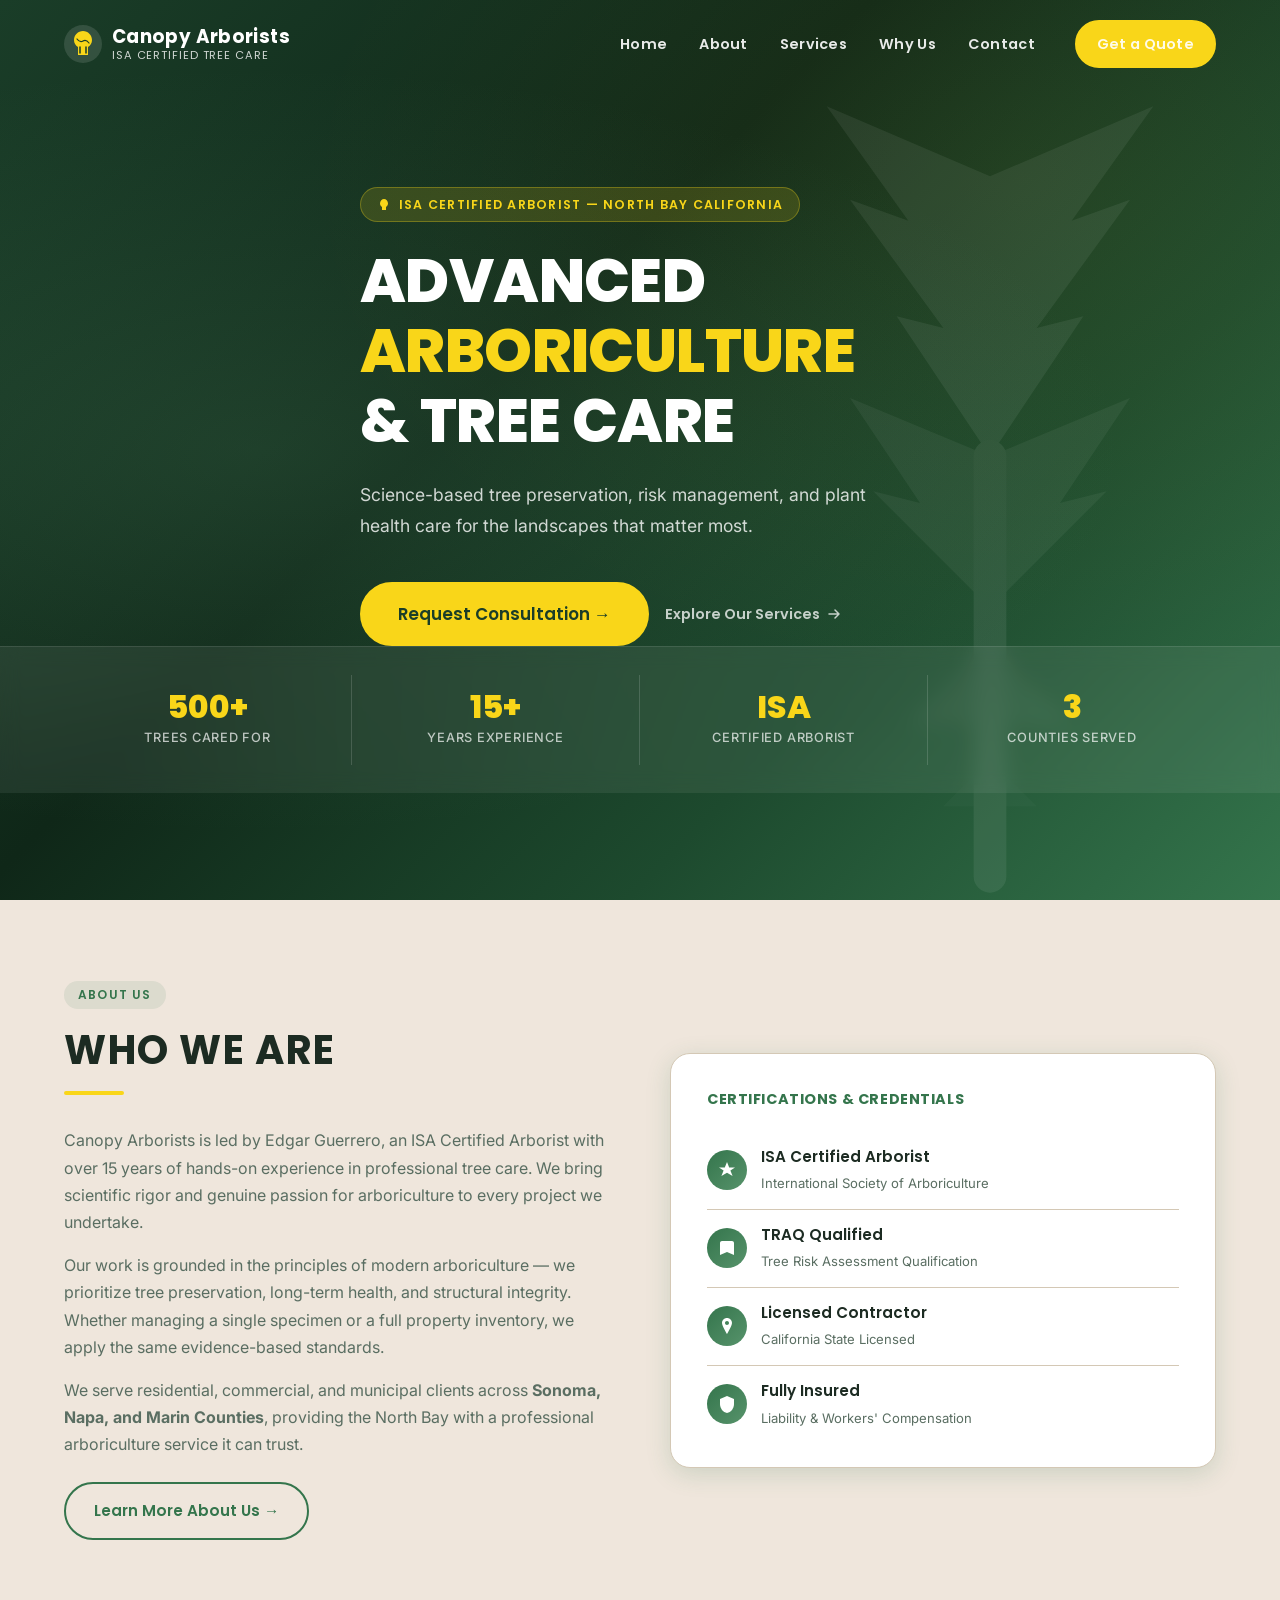
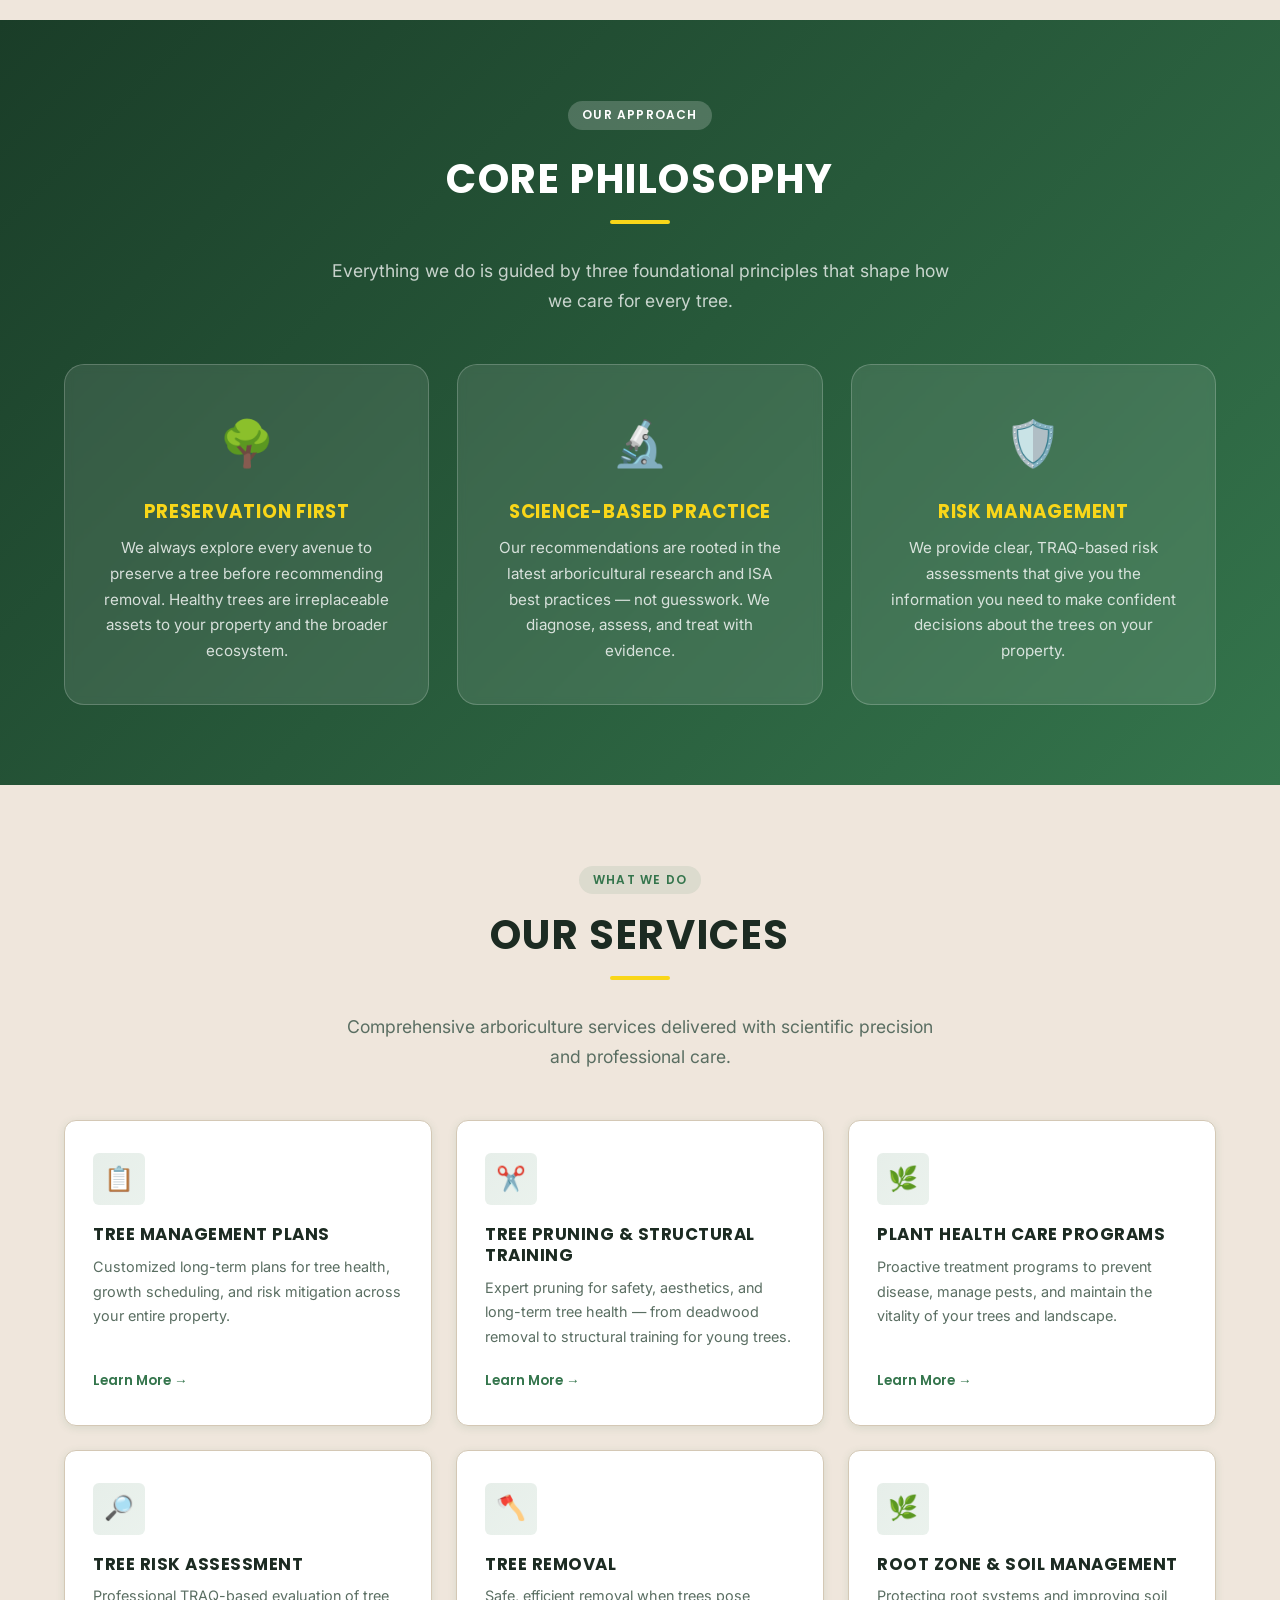
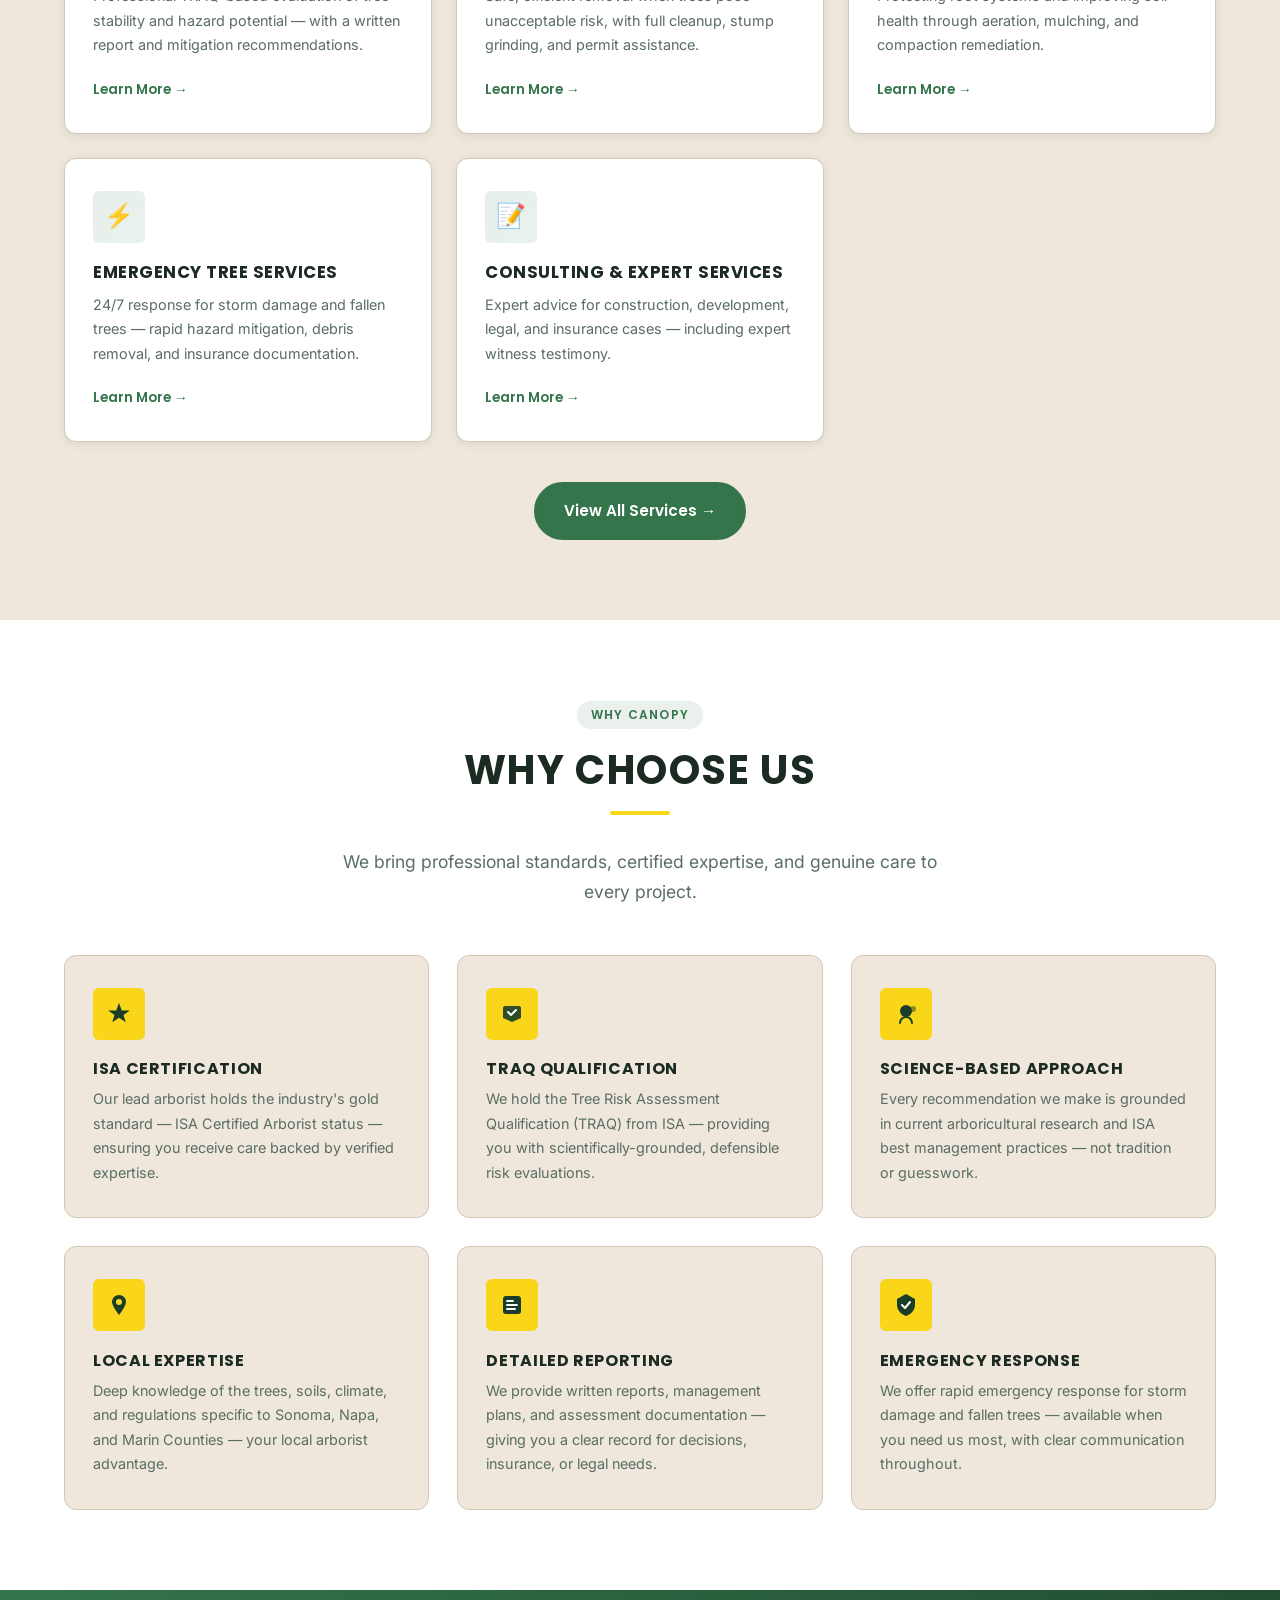
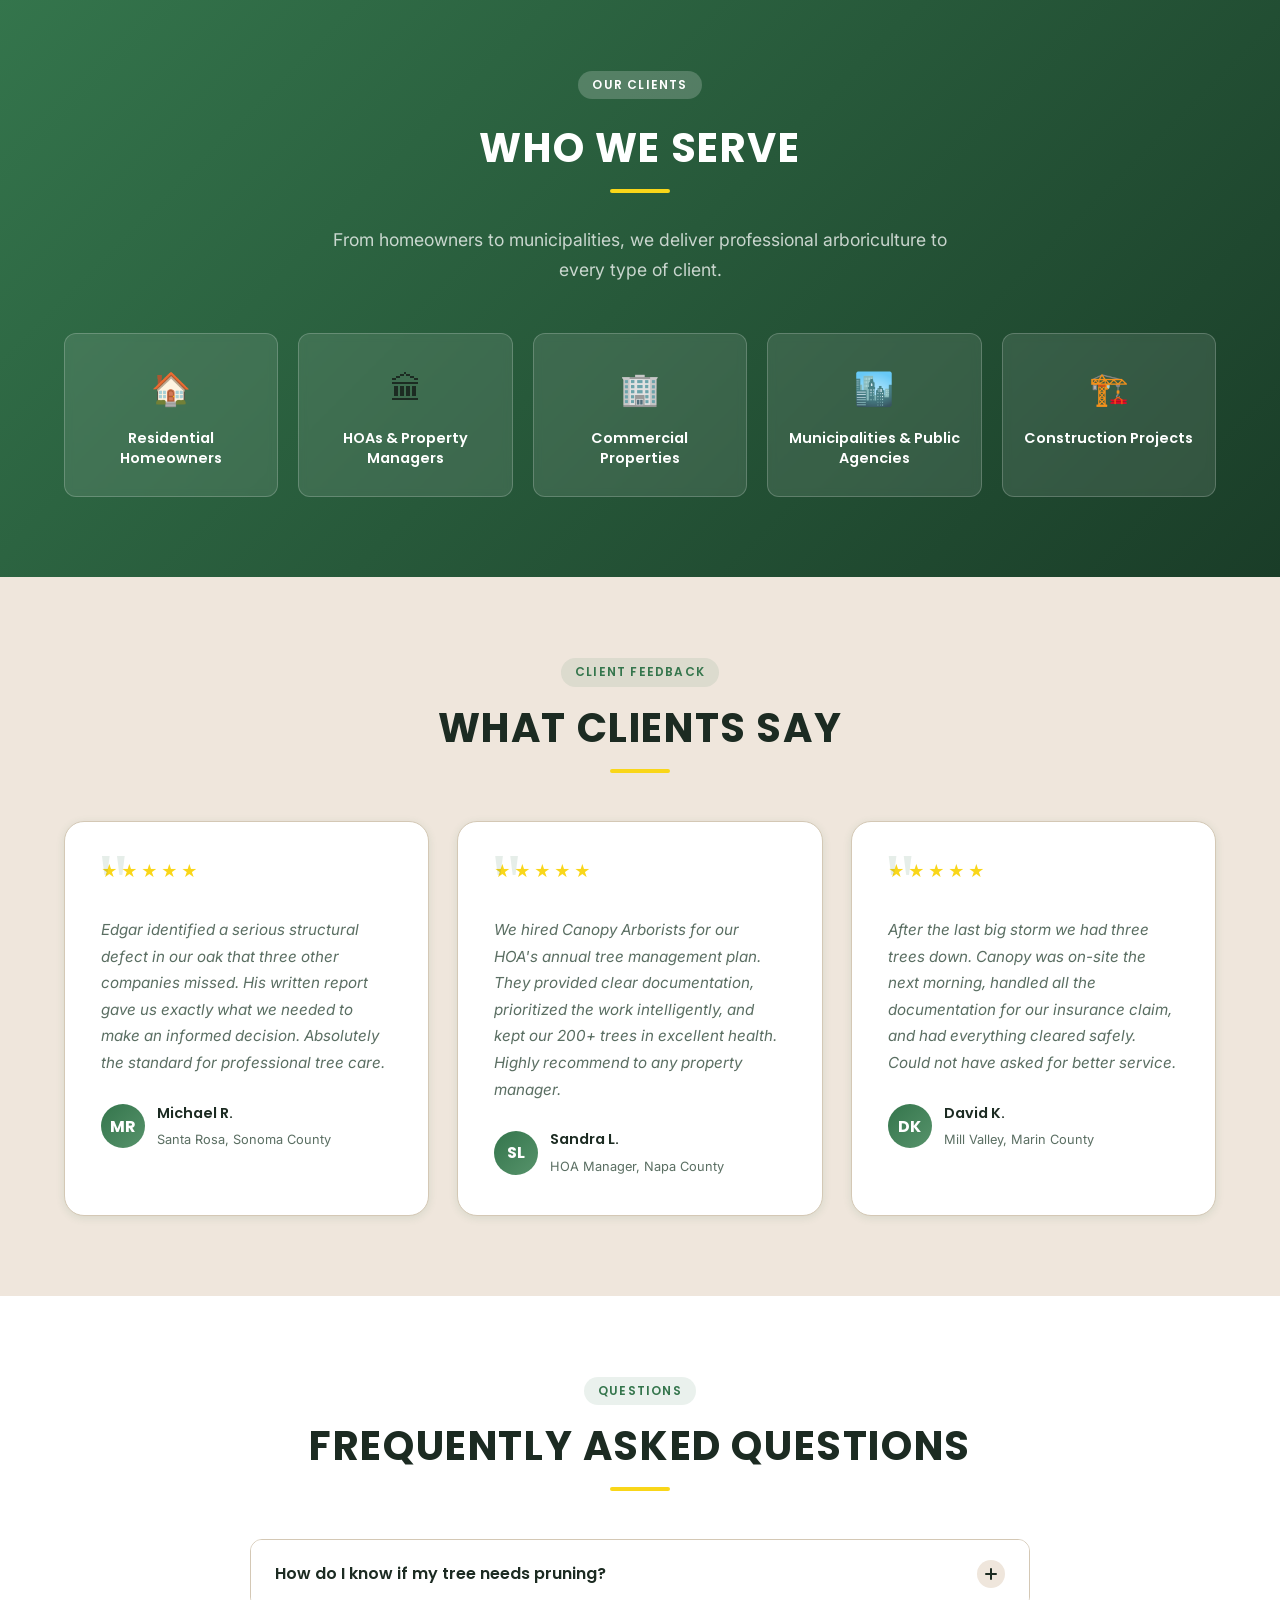
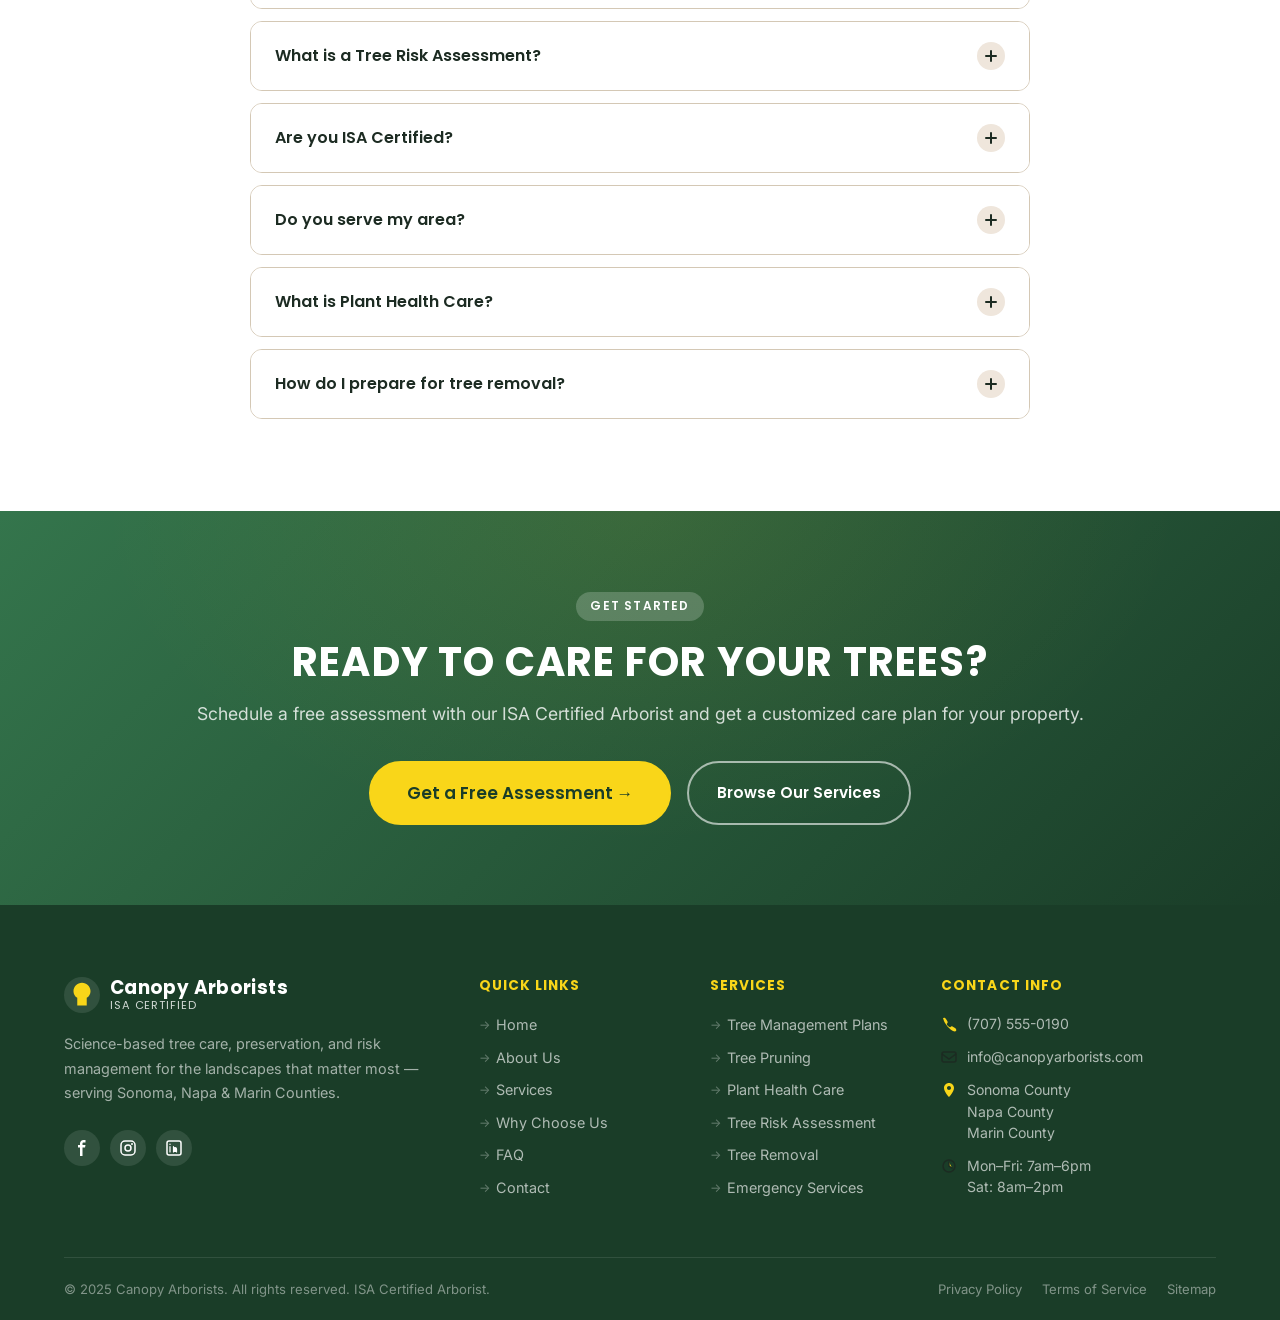
<file: index.html>
<!DOCTYPE html>
<html lang="en">
<head>
  <meta charset="UTF-8" />
  <meta name="viewport" content="width=device-width, initial-scale=1.0" />
  <meta name="description" content="Canopy Arborists — Science-based tree care, preservation, and risk management in Sonoma, Napa, and Marin Counties. ISA Certified Arborist." />
  <title>Canopy Arborists | Advanced Tree Care &amp; Arboriculture</title>
  <link rel="preconnect" href="https://fonts.googleapis.com" />
  <link rel="preconnect" href="https://fonts.gstatic.com" crossorigin />
  <link href="https://fonts.googleapis.com/css2?family=Poppins:wght@400;600;700;800&family=Inter:wght@400;500;600&display=swap" rel="stylesheet" />
  <link rel="stylesheet" href="css/styles.css" />
</head>
<body>

  <!-- ============ NAVBAR ============ -->
  <nav class="navbar" role="navigation" aria-label="Main navigation">
    <div class="nav-container">
      <a href="index.html" class="nav-logo" aria-label="Canopy Arborists Home">
        <svg class="nav-logo-icon" viewBox="0 0 38 38" fill="none" xmlns="http://www.w3.org/2000/svg" aria-hidden="true">
          <circle cx="19" cy="19" r="19" fill="rgba(255,255,255,0.12)"/>
          <path d="M19 6 C14 6 10 10 10 15 C10 18 11.5 20.5 14 22 L14 30 L24 30 L24 22 C26.5 20.5 28 18 28 15 C28 10 24 6 19 6Z" fill="#F9D619"/>
          <path d="M16 22 L16 28 M22 22 L22 28" stroke="#1a3d28" stroke-width="1.5" stroke-linecap="round"/>
          <path d="M13 14 C13 14 16 18 19 16 C22 14 25 18 25 18" stroke="#1a3d28" stroke-width="1.2" fill="none" stroke-linecap="round"/>
        </svg>
        <span class="nav-logo-text">
          Canopy Arborists
          <span>ISA Certified Tree Care</span>
        </span>
      </a>
      <div class="nav-links" role="menubar">
        <a href="index.html" role="menuitem">Home</a>
        <a href="about.html" role="menuitem">About</a>
        <a href="services.html" role="menuitem">Services</a>
        <a href="index.html#why-us" role="menuitem">Why Us</a>
        <a href="contact.html" role="menuitem">Contact</a>
        <a href="contact.html" class="btn btn-primary btn-sm nav-cta" role="menuitem">Get a Quote</a>
      </div>
      <button class="hamburger" aria-label="Toggle menu" aria-expanded="false">
        <span></span><span></span><span></span>
      </button>
    </div>
  </nav>

  <!-- ============ HERO ============ -->
  <section class="hero" id="home" aria-label="Hero">
    <!-- Decorative tree silhouette -->
    <svg class="hero-tree-bg" viewBox="0 0 600 700" fill="none" xmlns="http://www.w3.org/2000/svg" aria-hidden="true">
      <path d="M300 680 L300 320" stroke="white" stroke-width="28" stroke-linecap="round"/>
      <path d="M300 320 L220 200 L260 210 L180 100 L230 118 L160 20 L300 80 L440 20 L370 118 L420 100 L340 210 L380 200 L300 320Z" fill="white" opacity="0.9"/>
      <path d="M300 450 L200 350 L240 360 L180 270 L300 320 L420 270 L360 360 L400 350 Z" fill="white" opacity="0.7"/>
      <path d="M230 550 L300 480 L370 550" fill="white" opacity="0.5"/>
      <path d="M260 620 L300 580 L340 620" fill="white" opacity="0.3"/>
    </svg>

    <div class="container">
      <div class="hero-content animate">
        <div class="hero-label">
          <svg width="14" height="14" viewBox="0 0 14 14" fill="none" xmlns="http://www.w3.org/2000/svg" aria-hidden="true">
            <path d="M7 1C5 1 3 3 3 5.5C3 7 3.8 8.2 5 9L5 12L9 12L9 9C10.2 8.2 11 7 11 5.5C11 3 9 1 7 1Z" fill="currentColor"/>
          </svg>
          ISA Certified Arborist &mdash; North Bay California
        </div>
        <h1>Advanced<br/><span class="highlight">Arboriculture</span><br/>&amp; Tree Care</h1>
        <p class="hero-sub">Science-based tree preservation, risk management, and plant health care for the landscapes that matter most.</p>
        <div class="hero-actions">
          <a href="contact.html" class="btn btn-primary btn-lg">Request Consultation &rarr;</a>
          <a href="services.html" class="hero-link">
            Explore Our Services
            <svg width="16" height="16" viewBox="0 0 16 16" fill="none" xmlns="http://www.w3.org/2000/svg" aria-hidden="true">
              <path d="M3 8H13M9 4L13 8L9 12" stroke="currentColor" stroke-width="1.5" stroke-linecap="round" stroke-linejoin="round"/>
            </svg>
          </a>
        </div>
      </div>
    </div>

    <!-- Stats Row -->
    <div class="stats-row">
      <div class="container">
        <div class="stats-grid">
          <div class="stat-item">
            <div class="stat-number">500+</div>
            <p class="stat-label">Trees Cared For</p>
          </div>
          <div class="stat-item">
            <div class="stat-number">15+</div>
            <p class="stat-label">Years Experience</p>
          </div>
          <div class="stat-item">
            <div class="stat-number">ISA</div>
            <p class="stat-label">Certified Arborist</p>
          </div>
          <div class="stat-item">
            <div class="stat-number">3</div>
            <p class="stat-label">Counties Served</p>
          </div>
        </div>
      </div>
    </div>
  </section>

  <!-- ============ ABOUT SUMMARY ============ -->
  <section class="about-summary section" id="about">
    <div class="container">
      <div class="two-col">
        <div class="animate">
          <span class="label-tag">About Us</span>
          <h2 class="section-title">Who We Are</h2>
          <div class="divider"></div>
          <p>Canopy Arborists is led by Edgar Guerrero, an ISA Certified Arborist with over 15 years of hands-on experience in professional tree care. We bring scientific rigor and genuine passion for arboriculture to every project we undertake.</p>
          <p>Our work is grounded in the principles of modern arboriculture — we prioritize tree preservation, long-term health, and structural integrity. Whether managing a single specimen or a full property inventory, we apply the same evidence-based standards.</p>
          <p>We serve residential, commercial, and municipal clients across <strong>Sonoma, Napa, and Marin Counties</strong>, providing the North Bay with a professional arboriculture service it can trust.</p>
          <a href="about.html" class="btn btn-outline" style="margin-top:8px;">Learn More About Us &rarr;</a>
        </div>
        <div class="animate animate-delay-2">
          <div class="cert-card">
            <h4>Certifications &amp; Credentials</h4>
            <div class="cert-item">
              <div class="cert-icon">
                <svg viewBox="0 0 20 20" xmlns="http://www.w3.org/2000/svg" aria-hidden="true"><path d="M10 2L12.2 7.4H18L13.4 10.6L15.6 16L10 12.8L4.4 16L6.6 10.6L2 7.4H7.8L10 2Z"/></svg>
              </div>
              <div class="cert-text">
                <strong>ISA Certified Arborist</strong>
                <span>International Society of Arboriculture</span>
              </div>
            </div>
            <div class="cert-item">
              <div class="cert-icon">
                <svg viewBox="0 0 20 20" xmlns="http://www.w3.org/2000/svg" aria-hidden="true"><path d="M3 17V5C3 3.9 3.9 3 5 3H15C16.1 3 17 3.9 17 5V17L10 14L3 17Z"/></svg>
              </div>
              <div class="cert-text">
                <strong>TRAQ Qualified</strong>
                <span>Tree Risk Assessment Qualification</span>
              </div>
            </div>
            <div class="cert-item">
              <div class="cert-icon">
                <svg viewBox="0 0 20 20" xmlns="http://www.w3.org/2000/svg" aria-hidden="true"><path d="M10 2C7.2 2 5 4.2 5 7C5 9.8 10 18 10 18C10 18 15 9.8 15 7C15 4.2 12.8 2 10 2ZM10 9C8.9 9 8 8.1 8 7C8 5.9 8.9 5 10 5C11.1 5 12 5.9 12 7C12 8.1 11.1 9 10 9Z"/></svg>
              </div>
              <div class="cert-text">
                <strong>Licensed Contractor</strong>
                <span>California State Licensed</span>
              </div>
            </div>
            <div class="cert-item">
              <div class="cert-icon">
                <svg viewBox="0 0 20 20" xmlns="http://www.w3.org/2000/svg" aria-hidden="true"><path d="M10 2L3 5V10C3 14.4 6 18.3 10 19C14 18.3 17 14.4 17 10V5L10 2Z"/></svg>
              </div>
              <div class="cert-text">
                <strong>Fully Insured</strong>
                <span>Liability &amp; Workers' Compensation</span>
              </div>
            </div>
          </div>
        </div>
      </div>
    </div>
  </section>

  <!-- ============ CORE PHILOSOPHY ============ -->
  <section class="philosophy section" id="philosophy" aria-label="Our Core Philosophy">
    <div class="container">
      <div class="section-header center text-white animate">
        <span class="label-tag white">Our Approach</span>
        <h2 class="section-title" style="color:var(--white);margin-top:0.5rem;">Core Philosophy</h2>
        <div class="divider center"></div>
        <p class="section-subtitle" style="color:rgba(255,255,255,0.75);">Everything we do is guided by three foundational principles that shape how we care for every tree.</p>
      </div>
      <div class="philosophy-grid">
        <div class="philosophy-card animate animate-delay-1">
          <span class="philosophy-icon" aria-hidden="true">&#127795;</span>
          <h3>Preservation First</h3>
          <p>We always explore every avenue to preserve a tree before recommending removal. Healthy trees are irreplaceable assets to your property and the broader ecosystem.</p>
        </div>
        <div class="philosophy-card animate animate-delay-2">
          <span class="philosophy-icon" aria-hidden="true">&#128300;</span>
          <h3>Science-Based Practice</h3>
          <p>Our recommendations are rooted in the latest arboricultural research and ISA best practices — not guesswork. We diagnose, assess, and treat with evidence.</p>
        </div>
        <div class="philosophy-card animate animate-delay-3">
          <span class="philosophy-icon" aria-hidden="true">&#128737;&#65039;</span>
          <h3>Risk Management</h3>
          <p>We provide clear, TRAQ-based risk assessments that give you the information you need to make confident decisions about the trees on your property.</p>
        </div>
      </div>
    </div>
  </section>

  <!-- ============ SERVICES PREVIEW ============ -->
  <section class="services-preview section" id="services">
    <div class="container">
      <div class="section-header center animate">
        <span class="label-tag">What We Do</span>
        <h2 class="section-title">Our Services</h2>
        <div class="divider center"></div>
        <p class="section-subtitle">Comprehensive arboriculture services delivered with scientific precision and professional care.</p>
      </div>
      <div class="services-grid">

        <div class="service-card animate animate-delay-1">
          <div class="service-card-icon" aria-hidden="true">&#128203;</div>
          <h3>Tree Management Plans</h3>
          <p>Customized long-term plans for tree health, growth scheduling, and risk mitigation across your entire property.</p>
          <a href="services.html#management-plans" class="service-card-link">Learn More &rarr;</a>
        </div>

        <div class="service-card animate animate-delay-2">
          <div class="service-card-icon" aria-hidden="true">&#9986;&#65039;</div>
          <h3>Tree Pruning &amp; Structural Training</h3>
          <p>Expert pruning for safety, aesthetics, and long-term tree health — from deadwood removal to structural training for young trees.</p>
          <a href="services.html#pruning" class="service-card-link">Learn More &rarr;</a>
        </div>

        <div class="service-card animate animate-delay-3">
          <div class="service-card-icon" aria-hidden="true">&#127807;</div>
          <h3>Plant Health Care Programs</h3>
          <p>Proactive treatment programs to prevent disease, manage pests, and maintain the vitality of your trees and landscape.</p>
          <a href="services.html#plant-health" class="service-card-link">Learn More &rarr;</a>
        </div>

        <div class="service-card animate animate-delay-1">
          <div class="service-card-icon" aria-hidden="true">&#128270;</div>
          <h3>Tree Risk Assessment</h3>
          <p>Professional TRAQ-based evaluation of tree stability and hazard potential — with a written report and mitigation recommendations.</p>
          <a href="services.html#risk-assessment" class="service-card-link">Learn More &rarr;</a>
        </div>

        <div class="service-card animate animate-delay-2">
          <div class="service-card-icon" aria-hidden="true">&#129683;</div>
          <h3>Tree Removal</h3>
          <p>Safe, efficient removal when trees pose unacceptable risk, with full cleanup, stump grinding, and permit assistance.</p>
          <a href="services.html#removal" class="service-card-link">Learn More &rarr;</a>
        </div>

        <div class="service-card animate animate-delay-3">
          <div class="service-card-icon" aria-hidden="true">&#127807;</div>
          <h3>Root Zone &amp; Soil Management</h3>
          <p>Protecting root systems and improving soil health through aeration, mulching, and compaction remediation.</p>
          <a href="services.html#soil" class="service-card-link">Learn More &rarr;</a>
        </div>

        <div class="service-card animate animate-delay-1">
          <div class="service-card-icon" aria-hidden="true">&#9889;</div>
          <h3>Emergency Tree Services</h3>
          <p>24/7 response for storm damage and fallen trees — rapid hazard mitigation, debris removal, and insurance documentation.</p>
          <a href="services.html#emergency" class="service-card-link">Learn More &rarr;</a>
        </div>

        <div class="service-card animate animate-delay-2">
          <div class="service-card-icon" aria-hidden="true">&#128221;</div>
          <h3>Consulting &amp; Expert Services</h3>
          <p>Expert advice for construction, development, legal, and insurance cases — including expert witness testimony.</p>
          <a href="services.html#consulting" class="service-card-link">Learn More &rarr;</a>
        </div>

      </div>
      <div style="text-align:center;margin-top:2.5rem;" class="animate">
        <a href="services.html" class="btn btn-green">View All Services &rarr;</a>
      </div>
    </div>
  </section>

  <!-- ============ WHY CHOOSE US ============ -->
  <section class="why-us section" id="why-us">
    <div class="container">
      <div class="section-header center animate">
        <span class="label-tag">Why Canopy</span>
        <h2 class="section-title">Why Choose Us</h2>
        <div class="divider center"></div>
        <p class="section-subtitle">We bring professional standards, certified expertise, and genuine care to every project.</p>
      </div>
      <div class="why-grid">

        <div class="why-card animate animate-delay-1">
          <div class="why-icon">
            <svg viewBox="0 0 26 26" fill="none" xmlns="http://www.w3.org/2000/svg" aria-hidden="true">
              <path d="M13 2L15.8 9.4H23.8L17.5 13.9L19.8 21.3L13 16.8L6.2 21.3L8.5 13.9L2.2 9.4H10.2L13 2Z" fill="var(--dark-green)"/>
            </svg>
          </div>
          <h3>ISA Certification</h3>
          <p>Our lead arborist holds the industry's gold standard — ISA Certified Arborist status — ensuring you receive care backed by verified expertise.</p>
        </div>

        <div class="why-card animate animate-delay-2">
          <div class="why-icon">
            <svg viewBox="0 0 26 26" fill="none" xmlns="http://www.w3.org/2000/svg" aria-hidden="true">
              <path d="M4 17V7C4 5.9 4.9 5 6 5H20C21.1 5 22 5.9 22 7V17L13 21L4 17Z" fill="var(--dark-green)" opacity="0.9"/>
              <path d="M9 11L12 14L17 9" stroke="white" stroke-width="2" stroke-linecap="round" stroke-linejoin="round"/>
            </svg>
          </div>
          <h3>TRAQ Qualification</h3>
          <p>We hold the Tree Risk Assessment Qualification (TRAQ) from ISA — providing you with scientifically-grounded, defensible risk evaluations.</p>
        </div>

        <div class="why-card animate animate-delay-3">
          <div class="why-icon">
            <svg viewBox="0 0 26 26" fill="none" xmlns="http://www.w3.org/2000/svg" aria-hidden="true">
              <circle cx="13" cy="10" r="6" fill="var(--dark-green)"/>
              <path d="M7 22C7 18.7 9.7 16 13 16C16.3 16 19 18.7 19 22" stroke="var(--dark-green)" stroke-width="2" stroke-linecap="round"/>
              <circle cx="20" cy="8" r="3" fill="var(--dark-green)" opacity="0.5"/>
            </svg>
          </div>
          <h3>Science-Based Approach</h3>
          <p>Every recommendation we make is grounded in current arboricultural research and ISA best management practices — not tradition or guesswork.</p>
        </div>

        <div class="why-card animate animate-delay-1">
          <div class="why-icon">
            <svg viewBox="0 0 26 26" fill="none" xmlns="http://www.w3.org/2000/svg" aria-hidden="true">
              <path d="M13 3C9 3 6 6 6 10C6 13 10 19 13 23C16 19 20 13 20 10C20 6 17 3 13 3Z" fill="var(--dark-green)"/>
              <circle cx="13" cy="10" r="3" fill="var(--accent-yellow)"/>
            </svg>
          </div>
          <h3>Local Expertise</h3>
          <p>Deep knowledge of the trees, soils, climate, and regulations specific to Sonoma, Napa, and Marin Counties — your local arborist advantage.</p>
        </div>

        <div class="why-card animate animate-delay-2">
          <div class="why-icon">
            <svg viewBox="0 0 26 26" fill="none" xmlns="http://www.w3.org/2000/svg" aria-hidden="true">
              <rect x="4" y="4" width="18" height="18" rx="3" fill="var(--dark-green)"/>
              <path d="M8 13H18M8 9H14M8 17H16" stroke="white" stroke-width="1.8" stroke-linecap="round"/>
            </svg>
          </div>
          <h3>Detailed Reporting</h3>
          <p>We provide written reports, management plans, and assessment documentation — giving you a clear record for decisions, insurance, or legal needs.</p>
        </div>

        <div class="why-card animate animate-delay-3">
          <div class="why-icon">
            <svg viewBox="0 0 26 26" fill="none" xmlns="http://www.w3.org/2000/svg" aria-hidden="true">
              <path d="M13 2L4 7V13C4 18 8 22.4 13 24C18 22.4 22 18 22 13V7L13 2Z" fill="var(--dark-green)"/>
              <path d="M9 13L12 16L17 10" stroke="white" stroke-width="2" stroke-linecap="round" stroke-linejoin="round"/>
            </svg>
          </div>
          <h3>Emergency Response</h3>
          <p>We offer rapid emergency response for storm damage and fallen trees — available when you need us most, with clear communication throughout.</p>
        </div>

      </div>
    </div>
  </section>

  <!-- ============ WHO WE SERVE ============ -->
  <section class="who-serve section" aria-label="Who We Serve">
    <div class="container">
      <div class="section-header center text-white animate">
        <span class="label-tag white">Our Clients</span>
        <h2 class="section-title" style="color:var(--white);margin-top:0.5rem;">Who We Serve</h2>
        <div class="divider center"></div>
        <p class="section-subtitle" style="color:rgba(255,255,255,0.75);">From homeowners to municipalities, we deliver professional arboriculture to every type of client.</p>
      </div>
      <div class="serve-grid">
        <div class="serve-card animate animate-delay-1">
          <span class="serve-icon" aria-hidden="true">&#127968;</span>
          <h4>Residential Homeowners</h4>
        </div>
        <div class="serve-card animate animate-delay-2">
          <span class="serve-icon" aria-hidden="true">&#127963;</span>
          <h4>HOAs &amp; Property Managers</h4>
        </div>
        <div class="serve-card animate animate-delay-3">
          <span class="serve-icon" aria-hidden="true">&#127970;</span>
          <h4>Commercial Properties</h4>
        </div>
        <div class="serve-card animate animate-delay-4">
          <span class="serve-icon" aria-hidden="true">&#127961;&#65039;</span>
          <h4>Municipalities &amp; Public Agencies</h4>
        </div>
        <div class="serve-card animate animate-delay-1">
          <span class="serve-icon" aria-hidden="true">&#127959;&#65039;</span>
          <h4>Construction Projects</h4>
        </div>
      </div>
    </div>
  </section>

  <!-- ============ TESTIMONIALS ============ -->
  <section class="testimonials section" id="testimonials">
    <div class="container">
      <div class="section-header center animate">
        <span class="label-tag">Client Feedback</span>
        <h2 class="section-title">What Clients Say</h2>
        <div class="divider center"></div>
      </div>
      <div class="testimonials-grid">

        <div class="testimonial-card animate animate-delay-1">
          <div class="stars" aria-label="5 stars">
            <span>&#9733;</span><span>&#9733;</span><span>&#9733;</span><span>&#9733;</span><span>&#9733;</span>
          </div>
          <p class="testimonial-text">Edgar identified a serious structural defect in our oak that three other companies missed. His written report gave us exactly what we needed to make an informed decision. Absolutely the standard for professional tree care.</p>
          <div class="testimonial-author">
            <div class="testimonial-avatar" aria-hidden="true">MR</div>
            <div class="testimonial-info">
              <strong>Michael R.</strong>
              <span>Santa Rosa, Sonoma County</span>
            </div>
          </div>
        </div>

        <div class="testimonial-card animate animate-delay-2">
          <div class="stars" aria-label="5 stars">
            <span>&#9733;</span><span>&#9733;</span><span>&#9733;</span><span>&#9733;</span><span>&#9733;</span>
          </div>
          <p class="testimonial-text">We hired Canopy Arborists for our HOA's annual tree management plan. They provided clear documentation, prioritized the work intelligently, and kept our 200+ trees in excellent health. Highly recommend to any property manager.</p>
          <div class="testimonial-author">
            <div class="testimonial-avatar" aria-hidden="true">SL</div>
            <div class="testimonial-info">
              <strong>Sandra L.</strong>
              <span>HOA Manager, Napa County</span>
            </div>
          </div>
        </div>

        <div class="testimonial-card animate animate-delay-3">
          <div class="stars" aria-label="5 stars">
            <span>&#9733;</span><span>&#9733;</span><span>&#9733;</span><span>&#9733;</span><span>&#9733;</span>
          </div>
          <p class="testimonial-text">After the last big storm we had three trees down. Canopy was on-site the next morning, handled all the documentation for our insurance claim, and had everything cleared safely. Could not have asked for better service.</p>
          <div class="testimonial-author">
            <div class="testimonial-avatar" aria-hidden="true">DK</div>
            <div class="testimonial-info">
              <strong>David K.</strong>
              <span>Mill Valley, Marin County</span>
            </div>
          </div>
        </div>

      </div>
    </div>
  </section>

  <!-- ============ FAQ ============ -->
  <section class="faq section" id="faq">
    <div class="container">
      <div class="section-header center animate">
        <span class="label-tag">Questions</span>
        <h2 class="section-title">Frequently Asked Questions</h2>
        <div class="divider center"></div>
      </div>
      <div class="faq-list animate">

        <div class="faq-item">
          <div class="faq-question" role="button" tabindex="0" aria-expanded="false">
            <h4>How do I know if my tree needs pruning?</h4>
            <div class="faq-toggle" aria-hidden="true">
              <svg viewBox="0 0 14 14" xmlns="http://www.w3.org/2000/svg"><path d="M7 2V12M2 7H12" stroke="currentColor" stroke-width="2" stroke-linecap="round" fill="none"/></svg>
            </div>
          </div>
          <div class="faq-answer" role="region">
            <div class="faq-answer-inner">
              <p>Key signs that pruning may be needed include: crossing or rubbing branches, deadwood in the canopy, excessive shading on structures below, branches with narrow crotch angles (which are prone to failure), and an overall unbalanced or crowded crown. We recommend a professional assessment to determine the appropriate pruning type and timing for your species — not all trees benefit from pruning at the same time of year.</p>
            </div>
          </div>
        </div>

        <div class="faq-item">
          <div class="faq-question" role="button" tabindex="0" aria-expanded="false">
            <h4>What is a Tree Risk Assessment?</h4>
            <div class="faq-toggle" aria-hidden="true">
              <svg viewBox="0 0 14 14" xmlns="http://www.w3.org/2000/svg"><path d="M7 2V12M2 7H12" stroke="currentColor" stroke-width="2" stroke-linecap="round" fill="none"/></svg>
            </div>
          </div>
          <div class="faq-answer" role="region">
            <div class="faq-answer-inner">
              <p>A Tree Risk Assessment is a structured evaluation of a tree's likelihood of failure and the potential consequences of that failure. We use the TRAQ (Tree Risk Assessment Qualification) methodology — the ISA standard — to assess structural defects, root health, site conditions, and targets. The result is a written report with a risk rating and specific mitigation recommendations, suitable for insurance, legal, or property management purposes.</p>
            </div>
          </div>
        </div>

        <div class="faq-item">
          <div class="faq-question" role="button" tabindex="0" aria-expanded="false">
            <h4>Are you ISA Certified?</h4>
            <div class="faq-toggle" aria-hidden="true">
              <svg viewBox="0 0 14 14" xmlns="http://www.w3.org/2000/svg"><path d="M7 2V12M2 7H12" stroke="currentColor" stroke-width="2" stroke-linecap="round" fill="none"/></svg>
            </div>
          </div>
          <div class="faq-answer" role="region">
            <div class="faq-answer-inner">
              <p>Yes. Our lead arborist Edgar Guerrero holds an active ISA Certified Arborist credential, which requires passing a comprehensive examination, demonstrating significant field experience, and completing ongoing continuing education. We also hold the ISA Tree Risk Assessment Qualification (TRAQ). You can verify credentials at the ISA website using our certification number. We're happy to provide documentation on request.</p>
            </div>
          </div>
        </div>

        <div class="faq-item">
          <div class="faq-question" role="button" tabindex="0" aria-expanded="false">
            <h4>Do you serve my area?</h4>
            <div class="faq-toggle" aria-hidden="true">
              <svg viewBox="0 0 14 14" xmlns="http://www.w3.org/2000/svg"><path d="M7 2V12M2 7H12" stroke="currentColor" stroke-width="2" stroke-linecap="round" fill="none"/></svg>
            </div>
          </div>
          <div class="faq-answer" role="region">
            <div class="faq-answer-inner">
              <p>We serve clients throughout Sonoma County, Napa County, and Marin County in California — the North Bay region. This includes cities such as Santa Rosa, Petaluma, Sebastopol, Napa, St. Helena, San Rafael, Mill Valley, and surrounding communities. If you are unsure whether your property falls within our service area, please contact us and we will be glad to confirm.</p>
            </div>
          </div>
        </div>

        <div class="faq-item">
          <div class="faq-question" role="button" tabindex="0" aria-expanded="false">
            <h4>What is Plant Health Care?</h4>
            <div class="faq-toggle" aria-hidden="true">
              <svg viewBox="0 0 14 14" xmlns="http://www.w3.org/2000/svg"><path d="M7 2V12M2 7H12" stroke="currentColor" stroke-width="2" stroke-linecap="round" fill="none"/></svg>
            </div>
          </div>
          <div class="faq-answer" role="region">
            <div class="faq-answer-inner">
              <p>Plant Health Care (PHC) is a proactive, integrated approach to maintaining the health and vitality of trees and woody plants. Rather than reacting to problems as they appear, PHC involves regular monitoring, soil analysis, fertilization, and targeted treatments to prevent pest and disease issues before they become serious. We offer both organic and conventional treatment options, always prioritizing minimal environmental impact while maximizing tree health outcomes.</p>
            </div>
          </div>
        </div>

        <div class="faq-item">
          <div class="faq-question" role="button" tabindex="0" aria-expanded="false">
            <h4>How do I prepare for tree removal?</h4>
            <div class="faq-toggle" aria-hidden="true">
              <svg viewBox="0 0 14 14" xmlns="http://www.w3.org/2000/svg"><path d="M7 2V12M2 7H12" stroke="currentColor" stroke-width="2" stroke-linecap="round" fill="none"/></svg>
            </div>
          </div>
          <div class="faq-answer" role="region">
            <div class="faq-answer-inner">
              <p>Prior to removal, we recommend: confirming whether a permit is required from your local municipality (we can assist with this process), clearing the access path to the tree and surrounding area of vehicles, furniture, and obstacles, notifying adjacent neighbors, and making arrangements if pets or children need to be kept away from the work area during the day. We will walk you through the process in detail during our initial consultation and provide a clear timeline for the work.</p>
            </div>
          </div>
        </div>

      </div>
    </div>
  </section>

  <!-- ============ CTA BANNER ============ -->
  <section class="cta-banner" aria-label="Call to Action">
    <div class="container">
      <div class="cta-banner-content animate">
        <span class="label-tag white">Get Started</span>
        <h2>Ready to Care for Your Trees?</h2>
        <p>Schedule a free assessment with our ISA Certified Arborist and get a customized care plan for your property.</p>
        <div class="cta-banner-actions">
          <a href="contact.html" class="btn btn-primary btn-lg">Get a Free Assessment &rarr;</a>
          <a href="services.html" class="btn btn-outline-white">Browse Our Services</a>
        </div>
      </div>
    </div>
  </section>

  <!-- ============ FOOTER ============ -->
  <footer class="footer" role="contentinfo">
    <div class="container">
      <div class="footer-grid">

        <div>
          <a href="index.html" class="footer-logo" aria-label="Canopy Arborists Home">
            <svg width="36" height="36" viewBox="0 0 38 38" fill="none" xmlns="http://www.w3.org/2000/svg" aria-hidden="true">
              <circle cx="19" cy="19" r="19" fill="rgba(255,255,255,0.1)"/>
              <path d="M19 6 C14 6 10 10 10 15 C10 18 11.5 20.5 14 22 L14 30 L24 30 L24 22 C26.5 20.5 28 18 28 15 C28 10 24 6 19 6Z" fill="#F9D619"/>
            </svg>
            <span class="nav-logo-text">
              Canopy Arborists
              <span>ISA Certified</span>
            </span>
          </a>
          <p class="footer-tagline">Science-based tree care, preservation, and risk management for the landscapes that matter most — serving Sonoma, Napa &amp; Marin Counties.</p>
          <div class="footer-social" aria-label="Social media links">
            <a href="#" class="social-link" aria-label="Facebook">
              <svg viewBox="0 0 16 16" xmlns="http://www.w3.org/2000/svg" aria-hidden="true"><path d="M9.5 2.5h2V0h-2C7.6 0 6 1.6 6 3.5V5H4v2.5h2V16h2.5V7.5H11l.5-2.5H8.5V3.5c0-.6.4-1 1-1Z"/></svg>
            </a>
            <a href="#" class="social-link" aria-label="Instagram">
              <svg viewBox="0 0 16 16" xmlns="http://www.w3.org/2000/svg" aria-hidden="true"><rect x="1" y="1" width="14" height="14" rx="4" fill="none" stroke="white" stroke-width="1.5"/><circle cx="8" cy="8" r="3" fill="none" stroke="white" stroke-width="1.5"/><circle cx="12" cy="4" r="1" fill="white"/></svg>
            </a>
            <a href="#" class="social-link" aria-label="LinkedIn">
              <svg viewBox="0 0 16 16" xmlns="http://www.w3.org/2000/svg" aria-hidden="true"><rect x="1" y="1" width="14" height="14" rx="2" fill="none" stroke="white" stroke-width="1.5"/><path d="M4 6.5V12M4 4v.5M7.5 12V9c0-1 .6-1.5 1.5-1.5s1.5.5 1.5 1.5V12M7.5 6.5V12" stroke="white" stroke-width="1.2" stroke-linecap="round"/></svg>
            </a>
          </div>
        </div>

        <div class="footer-col">
          <h4>Quick Links</h4>
          <ul>
            <li><a href="index.html">Home</a></li>
            <li><a href="about.html">About Us</a></li>
            <li><a href="services.html">Services</a></li>
            <li><a href="index.html#why-us">Why Choose Us</a></li>
            <li><a href="index.html#faq">FAQ</a></li>
            <li><a href="contact.html">Contact</a></li>
          </ul>
        </div>

        <div class="footer-col">
          <h4>Services</h4>
          <ul>
            <li><a href="services.html#management-plans">Tree Management Plans</a></li>
            <li><a href="services.html#pruning">Tree Pruning</a></li>
            <li><a href="services.html#plant-health">Plant Health Care</a></li>
            <li><a href="services.html#risk-assessment">Tree Risk Assessment</a></li>
            <li><a href="services.html#removal">Tree Removal</a></li>
            <li><a href="services.html#emergency">Emergency Services</a></li>
          </ul>
        </div>

        <div class="footer-col">
          <h4>Contact Info</h4>
          <div class="footer-contact-item">
            <svg viewBox="0 0 16 16" xmlns="http://www.w3.org/2000/svg" aria-hidden="true"><path d="M2 2C2 2 4 1 5 3L6.5 5.5C7 6.5 6.5 7 6 7.5C5.5 8 6 9 7 10C8 11 9 11.5 9.5 11C10 10.5 10.5 10 11.5 10.5L14 12C16 13 15 15 15 15C15 15 13 17 8 12C3 7 2 2 2 2Z"/></svg>
            <p>(707) 555-0190</p>
          </div>
          <div class="footer-contact-item">
            <svg viewBox="0 0 16 16" xmlns="http://www.w3.org/2000/svg" aria-hidden="true"><rect x="1" y="3" width="14" height="10" rx="2" fill="none" stroke="currentColor" stroke-width="1.5"/><path d="M1 5L8 10L15 5" stroke="currentColor" stroke-width="1.5" fill="none"/></svg>
            <p>info@canopyarborists.com</p>
          </div>
          <div class="footer-contact-item">
            <svg viewBox="0 0 16 16" xmlns="http://www.w3.org/2000/svg" aria-hidden="true"><path d="M8 1C5.2 1 3 3.2 3 6C3 9.8 8 15 8 15C8 15 13 9.8 13 6C13 3.2 10.8 1 8 1ZM8 8C6.9 8 6 7.1 6 6C6 4.9 6.9 4 8 4C9.1 4 10 4.9 10 6C10 7.1 9.1 8 8 8Z"/></svg>
            <p>Sonoma County<br/>Napa County<br/>Marin County</p>
          </div>
          <div class="footer-contact-item">
            <svg viewBox="0 0 16 16" xmlns="http://www.w3.org/2000/svg" aria-hidden="true"><circle cx="8" cy="8" r="6" fill="none" stroke="currentColor" stroke-width="1.5"/><path d="M8 4V8L11 10" stroke="currentColor" stroke-width="1.5" stroke-linecap="round"/></svg>
            <p>Mon–Fri: 7am–6pm<br/>Sat: 8am–2pm</p>
          </div>
        </div>

      </div>

      <div class="footer-bottom">
        <p class="footer-copyright">&copy; 2025 Canopy Arborists. All rights reserved. ISA Certified Arborist.</p>
        <div class="footer-legal">
          <a href="#">Privacy Policy</a>
          <a href="#">Terms of Service</a>
          <a href="#">Sitemap</a>
        </div>
      </div>
    </div>
  </footer>

  <script src="js/main.js"></script>
</body>
</html>
</file>
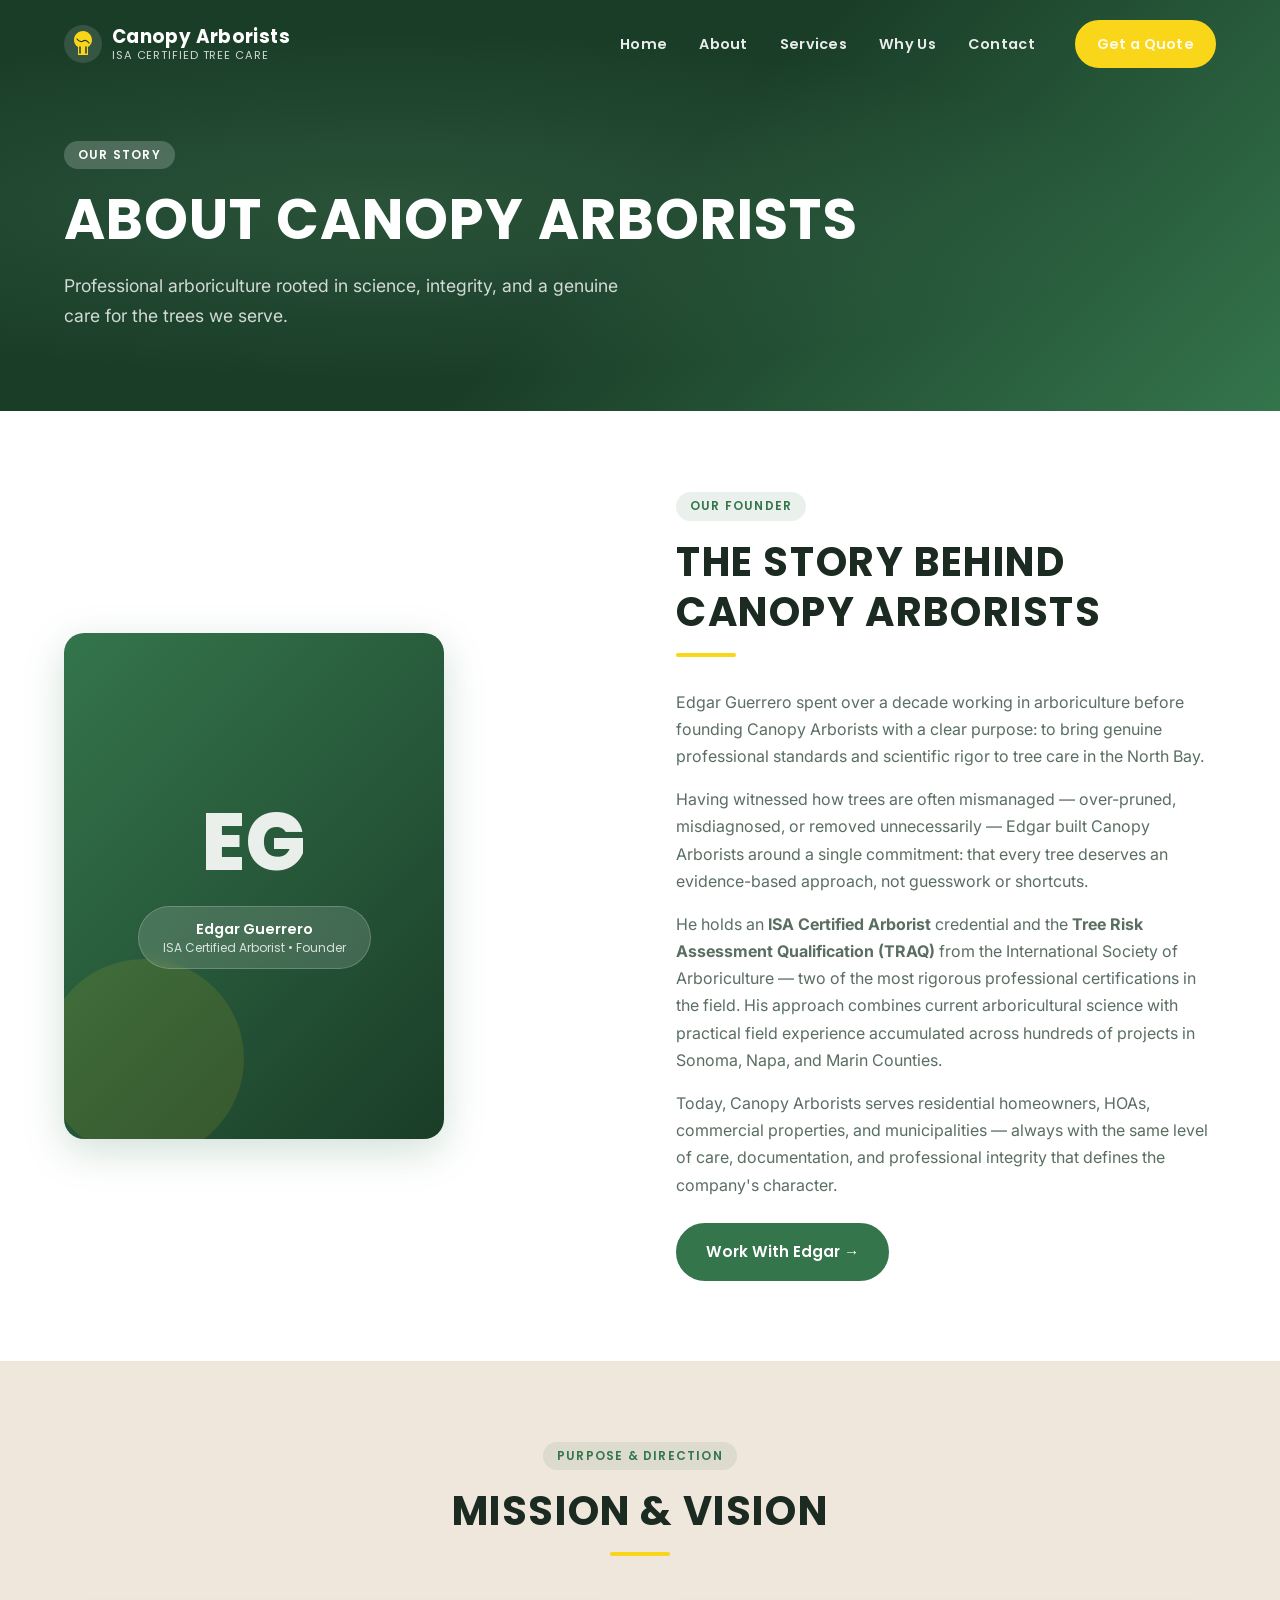
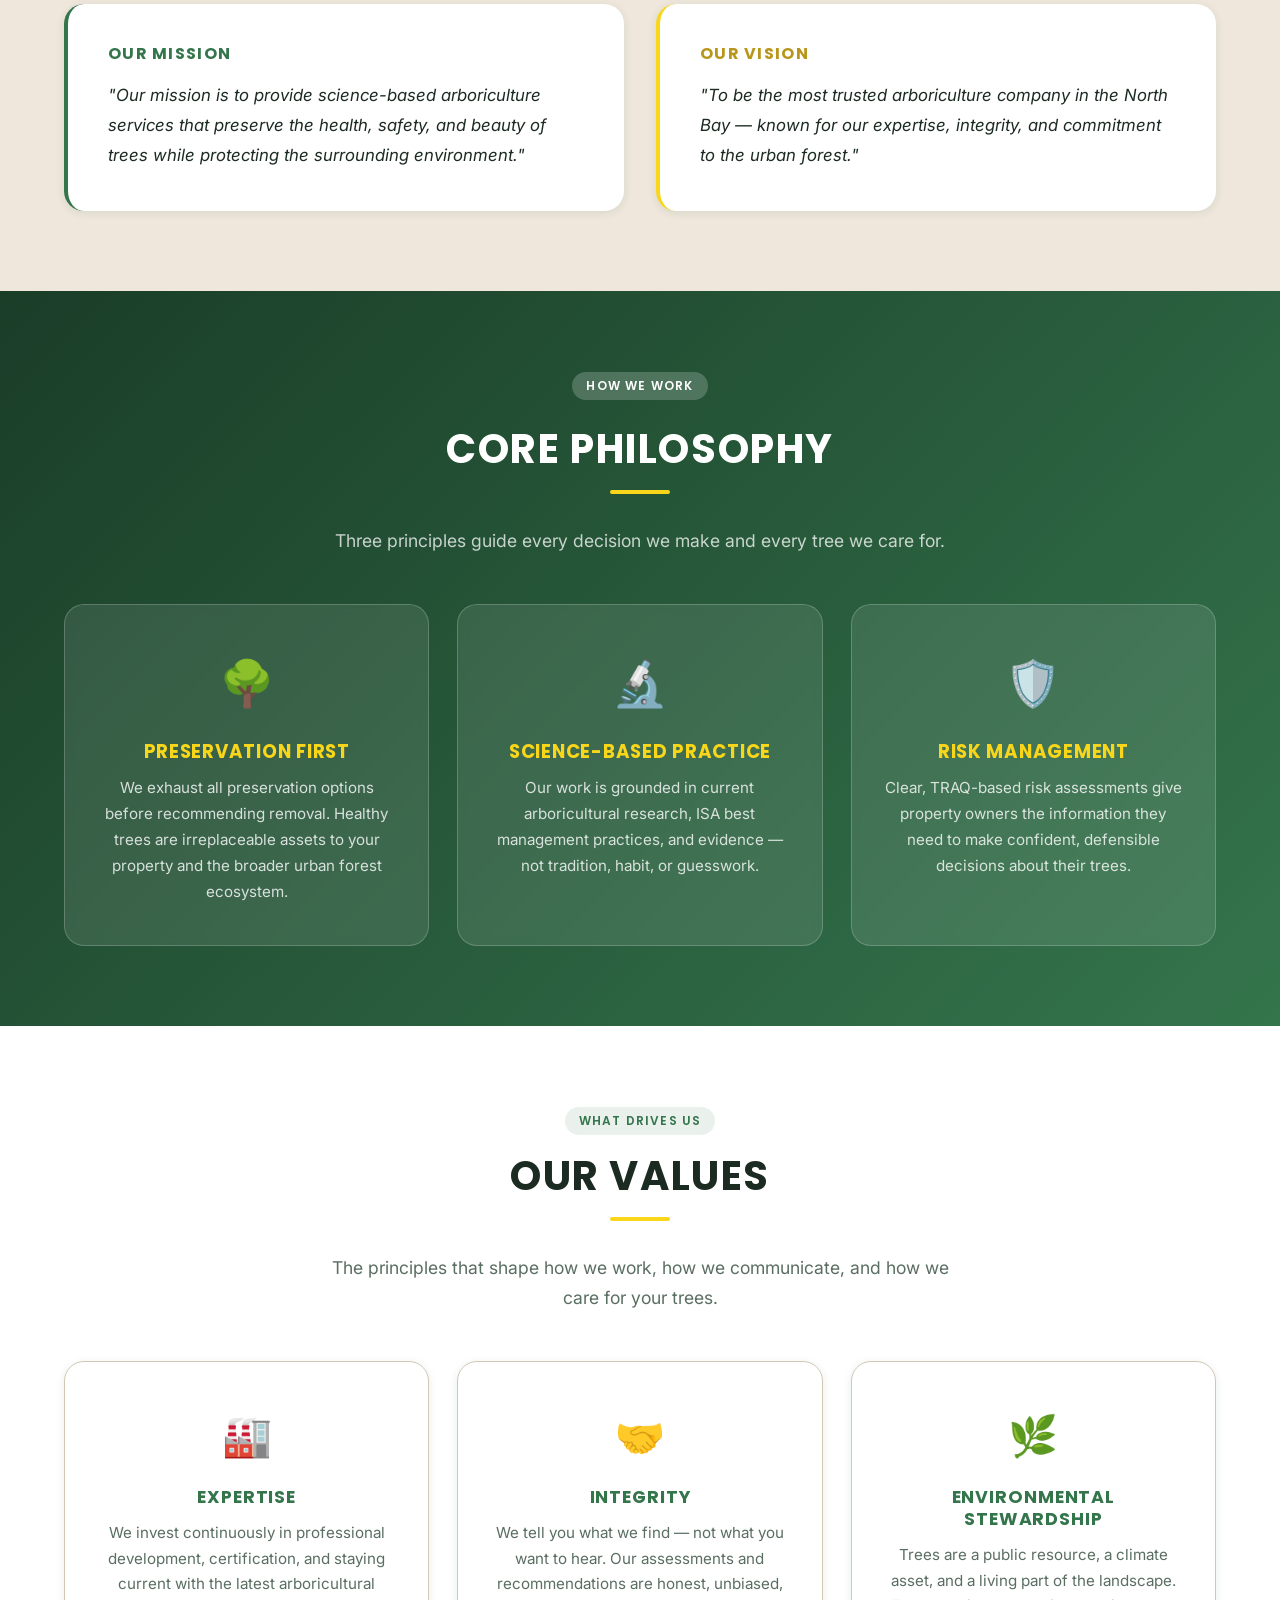
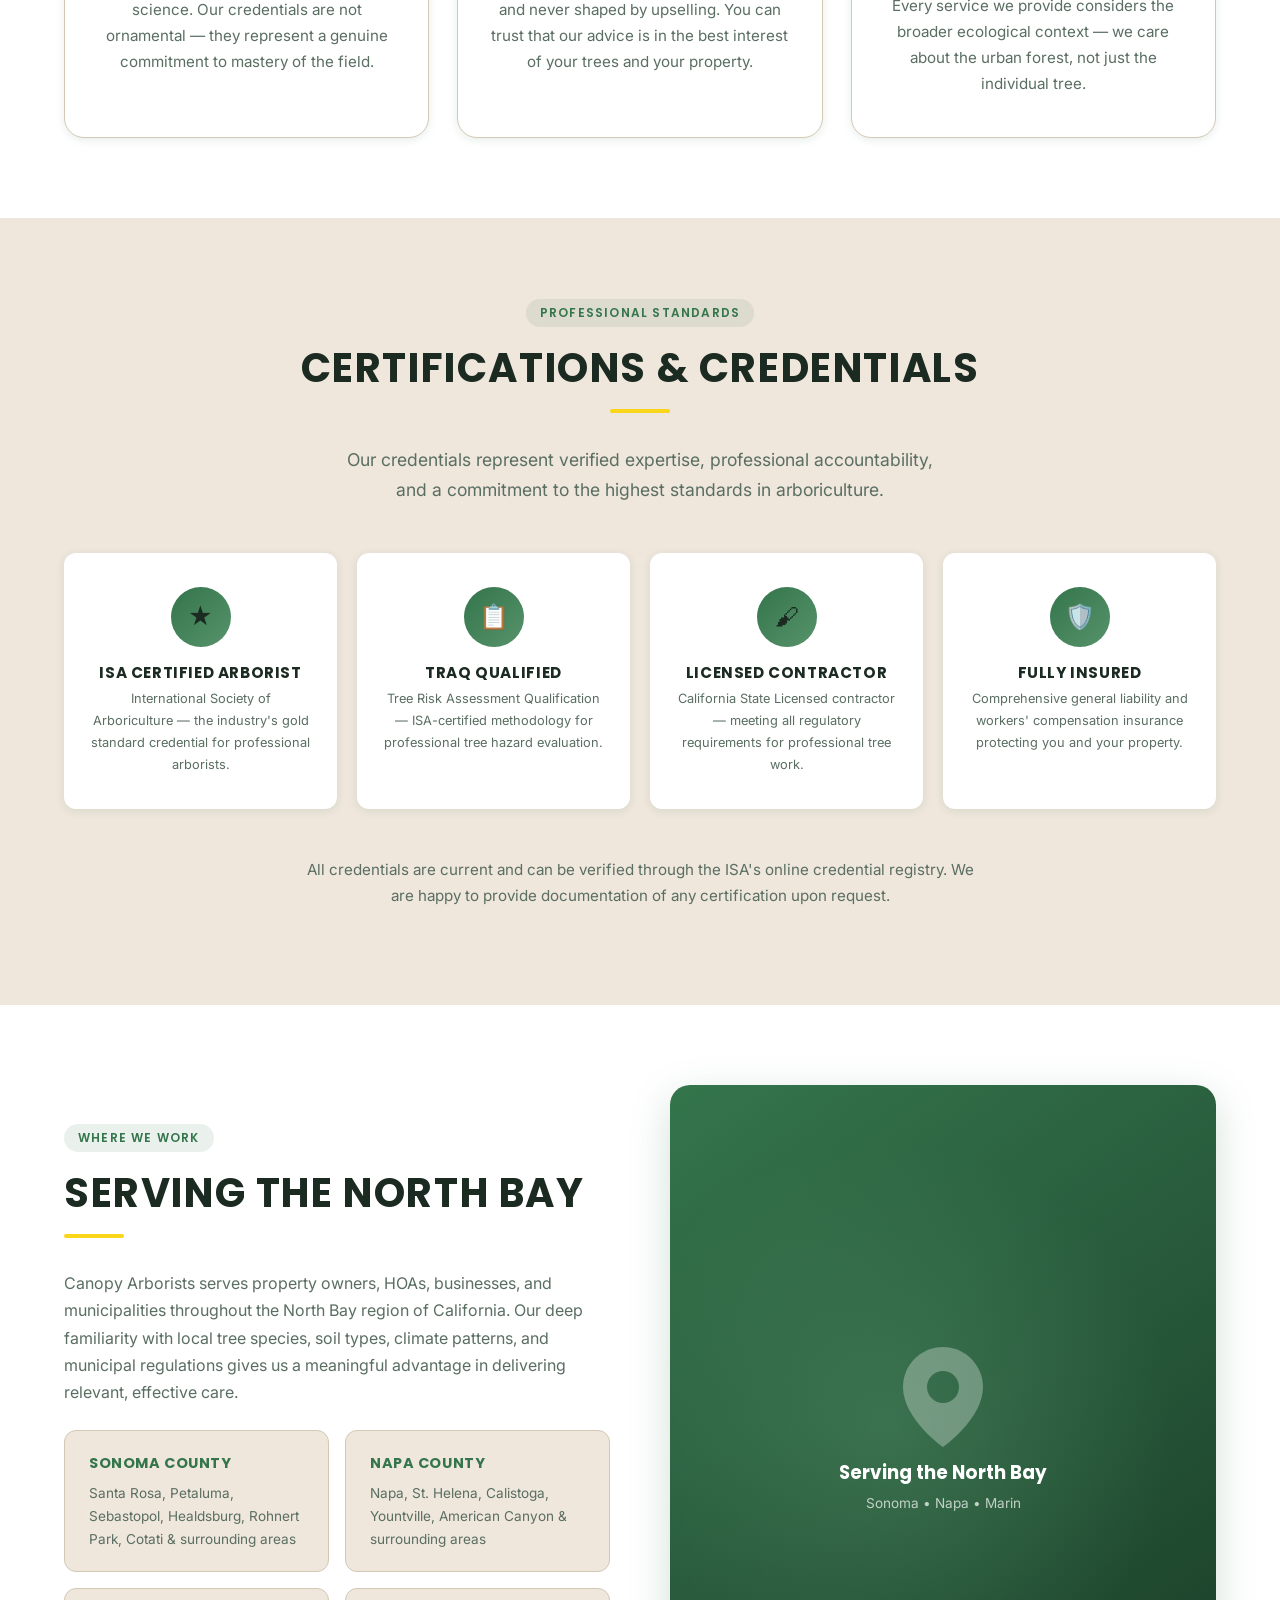
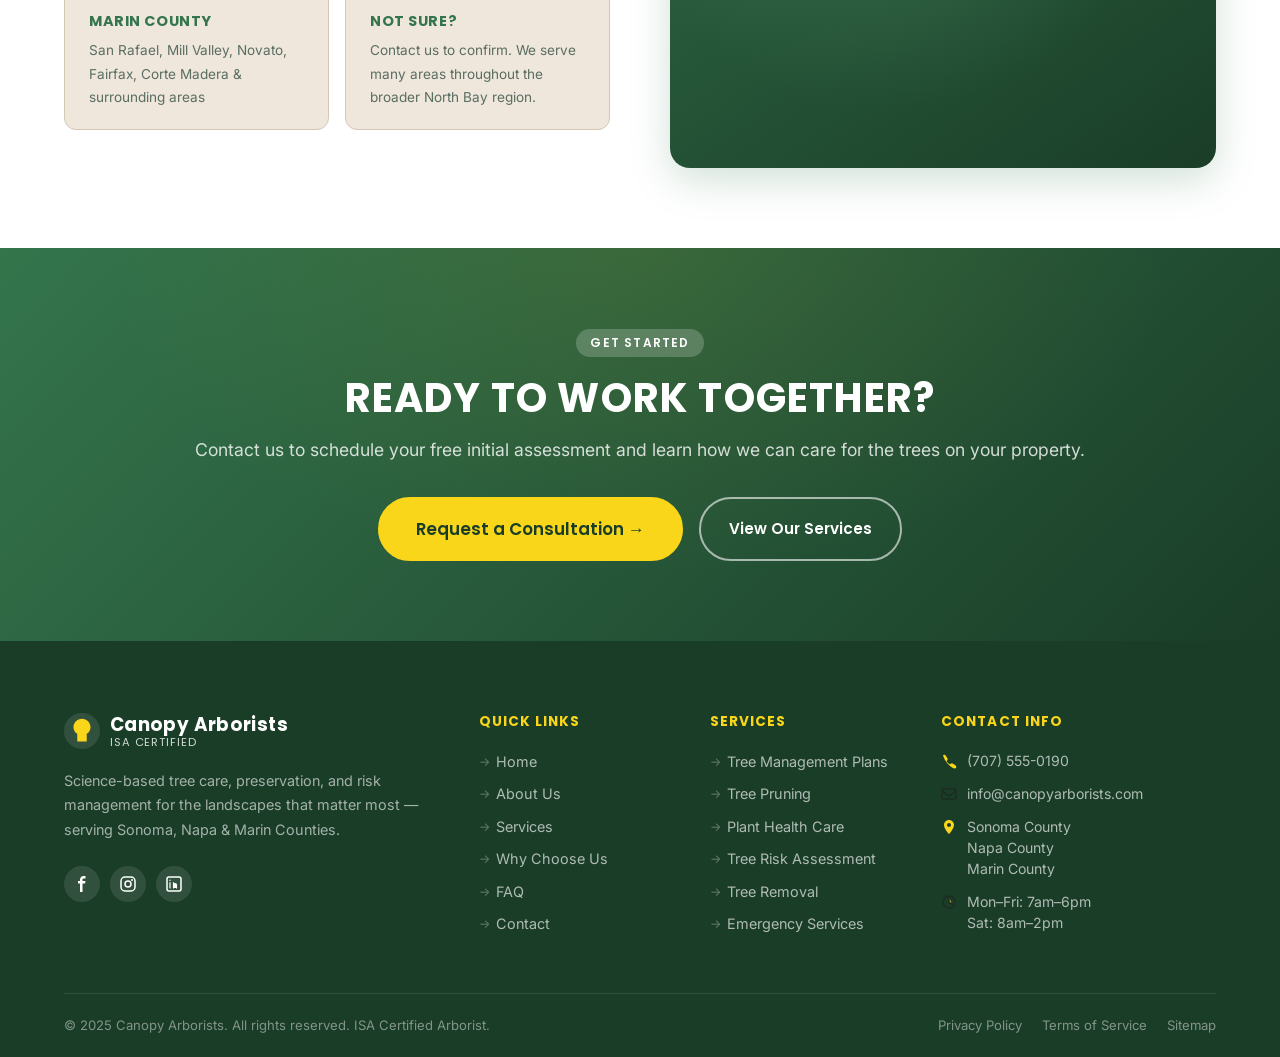
<file: about.html>
<!DOCTYPE html>
<html lang="en">
<head>
  <meta charset="UTF-8" />
  <meta name="viewport" content="width=device-width, initial-scale=1.0" />
  <meta name="description" content="About Canopy Arborists — Meet Edgar Guerrero, ISA Certified Arborist. Our mission, values, and credentials serving Sonoma, Napa, and Marin Counties." />
  <title>About | Canopy Arborists — ISA Certified Arboriculture</title>
  <link rel="preconnect" href="https://fonts.googleapis.com" />
  <link rel="preconnect" href="https://fonts.gstatic.com" crossorigin />
  <link href="https://fonts.googleapis.com/css2?family=Poppins:wght@400;600;700;800&family=Inter:wght@400;500;600&display=swap" rel="stylesheet" />
  <link rel="stylesheet" href="css/styles.css" />
</head>
<body>

  <!-- ============ NAVBAR ============ -->
  <nav class="navbar" role="navigation" aria-label="Main navigation">
    <div class="nav-container">
      <a href="index.html" class="nav-logo" aria-label="Canopy Arborists Home">
        <svg class="nav-logo-icon" viewBox="0 0 38 38" fill="none" xmlns="http://www.w3.org/2000/svg" aria-hidden="true">
          <circle cx="19" cy="19" r="19" fill="rgba(255,255,255,0.12)"/>
          <path d="M19 6 C14 6 10 10 10 15 C10 18 11.5 20.5 14 22 L14 30 L24 30 L24 22 C26.5 20.5 28 18 28 15 C28 10 24 6 19 6Z" fill="#F9D619"/>
          <path d="M16 22 L16 28 M22 22 L22 28" stroke="#1a3d28" stroke-width="1.5" stroke-linecap="round"/>
          <path d="M13 14 C13 14 16 18 19 16 C22 14 25 18 25 18" stroke="#1a3d28" stroke-width="1.2" fill="none" stroke-linecap="round"/>
        </svg>
        <span class="nav-logo-text">
          Canopy Arborists
          <span>ISA Certified Tree Care</span>
        </span>
      </a>
      <div class="nav-links" role="menubar">
        <a href="index.html" role="menuitem">Home</a>
        <a href="about.html" role="menuitem">About</a>
        <a href="services.html" role="menuitem">Services</a>
        <a href="index.html#why-us" role="menuitem">Why Us</a>
        <a href="contact.html" role="menuitem">Contact</a>
        <a href="contact.html" class="btn btn-primary btn-sm nav-cta" role="menuitem">Get a Quote</a>
      </div>
      <button class="hamburger" aria-label="Toggle menu" aria-expanded="false">
        <span></span><span></span><span></span>
      </button>
    </div>
  </nav>

  <!-- ============ PAGE HERO ============ -->
  <section class="page-hero" aria-label="About Page Hero">
    <div class="container">
      <div class="page-hero-content animate">
        <span class="label-tag white">Our Story</span>
        <h1>About Canopy Arborists</h1>
        <p>Professional arboriculture rooted in science, integrity, and a genuine care for the trees we serve.</p>
      </div>
    </div>
  </section>

  <!-- ============ FOUNDER STORY ============ -->
  <section class="section bg-white" id="founder" aria-label="Founder Story">
    <div class="container">
      <div class="two-col" style="gap:72px; align-items:center;">
        <div class="animate">
          <div class="founder-portrait" aria-label="Edgar Guerrero, ISA Certified Arborist">
            <div class="founder-initials" aria-hidden="true">EG</div>
            <div class="founder-name-card">
              <p>
                Edgar Guerrero
                <span>ISA Certified Arborist &bull; Founder</span>
              </p>
            </div>
          </div>
        </div>
        <div class="animate animate-delay-2">
          <span class="label-tag">Our Founder</span>
          <h2 class="section-title">The Story Behind Canopy Arborists</h2>
          <div class="divider"></div>
          <p>Edgar Guerrero spent over a decade working in arboriculture before founding Canopy Arborists with a clear purpose: to bring genuine professional standards and scientific rigor to tree care in the North Bay.</p>
          <p>Having witnessed how trees are often mismanaged — over-pruned, misdiagnosed, or removed unnecessarily — Edgar built Canopy Arborists around a single commitment: that every tree deserves an evidence-based approach, not guesswork or shortcuts.</p>
          <p>He holds an <strong>ISA Certified Arborist</strong> credential and the <strong>Tree Risk Assessment Qualification (TRAQ)</strong> from the International Society of Arboriculture — two of the most rigorous professional certifications in the field. His approach combines current arboricultural science with practical field experience accumulated across hundreds of projects in Sonoma, Napa, and Marin Counties.</p>
          <p>Today, Canopy Arborists serves residential homeowners, HOAs, commercial properties, and municipalities — always with the same level of care, documentation, and professional integrity that defines the company's character.</p>
          <a href="contact.html" class="btn btn-green" style="margin-top:8px;">Work With Edgar &rarr;</a>
        </div>
      </div>
    </div>
  </section>

  <!-- ============ MISSION & VISION ============ -->
  <section class="mission-vision section" id="mission" aria-label="Mission and Vision">
    <div class="container">
      <div class="section-header center animate">
        <span class="label-tag">Purpose &amp; Direction</span>
        <h2 class="section-title">Mission &amp; Vision</h2>
        <div class="divider center"></div>
      </div>
      <div class="mv-grid animate">
        <div class="mv-card">
          <h3>Our Mission</h3>
          <p>"Our mission is to provide science-based arboriculture services that preserve the health, safety, and beauty of trees while protecting the surrounding environment."</p>
        </div>
        <div class="mv-card accent-yellow">
          <h3>Our Vision</h3>
          <p>"To be the most trusted arboriculture company in the North Bay — known for our expertise, integrity, and commitment to the urban forest."</p>
        </div>
      </div>
    </div>
  </section>

  <!-- ============ CORE PHILOSOPHY ============ -->
  <section class="philosophy section" aria-label="Core Philosophy">
    <div class="container">
      <div class="section-header center text-white animate">
        <span class="label-tag white">How We Work</span>
        <h2 class="section-title" style="color:var(--white);margin-top:0.5rem;">Core Philosophy</h2>
        <div class="divider center"></div>
        <p class="section-subtitle" style="color:rgba(255,255,255,0.75);">Three principles guide every decision we make and every tree we care for.</p>
      </div>
      <div class="philosophy-grid">
        <div class="philosophy-card animate animate-delay-1">
          <span class="philosophy-icon" aria-hidden="true">&#127795;</span>
          <h3>Preservation First</h3>
          <p>We exhaust all preservation options before recommending removal. Healthy trees are irreplaceable assets to your property and the broader urban forest ecosystem.</p>
        </div>
        <div class="philosophy-card animate animate-delay-2">
          <span class="philosophy-icon" aria-hidden="true">&#128300;</span>
          <h3>Science-Based Practice</h3>
          <p>Our work is grounded in current arboricultural research, ISA best management practices, and evidence — not tradition, habit, or guesswork.</p>
        </div>
        <div class="philosophy-card animate animate-delay-3">
          <span class="philosophy-icon" aria-hidden="true">&#128737;&#65039;</span>
          <h3>Risk Management</h3>
          <p>Clear, TRAQ-based risk assessments give property owners the information they need to make confident, defensible decisions about their trees.</p>
        </div>
      </div>
    </div>
  </section>

  <!-- ============ VALUES ============ -->
  <section class="section bg-white" id="values" aria-label="Our Values">
    <div class="container">
      <div class="section-header center animate">
        <span class="label-tag">What Drives Us</span>
        <h2 class="section-title">Our Values</h2>
        <div class="divider center"></div>
        <p class="section-subtitle">The principles that shape how we work, how we communicate, and how we care for your trees.</p>
      </div>
      <div class="values-grid">

        <div class="value-card animate animate-delay-1">
          <span class="value-icon" aria-hidden="true">&#127981;</span>
          <h3>Expertise</h3>
          <p>We invest continuously in professional development, certification, and staying current with the latest arboricultural science. Our credentials are not ornamental — they represent a genuine commitment to mastery of the field.</p>
        </div>

        <div class="value-card animate animate-delay-2">
          <span class="value-icon" aria-hidden="true">&#129309;</span>
          <h3>Integrity</h3>
          <p>We tell you what we find — not what you want to hear. Our assessments and recommendations are honest, unbiased, and never shaped by upselling. You can trust that our advice is in the best interest of your trees and your property.</p>
        </div>

        <div class="value-card animate animate-delay-3">
          <span class="value-icon" aria-hidden="true">&#127807;</span>
          <h3>Environmental Stewardship</h3>
          <p>Trees are a public resource, a climate asset, and a living part of the landscape. Every service we provide considers the broader ecological context — we care about the urban forest, not just the individual tree.</p>
        </div>

      </div>
    </div>
  </section>

  <!-- ============ CERTIFICATIONS & CREDENTIALS ============ -->
  <section class="section bg-light" id="credentials" aria-label="Certifications and Credentials">
    <div class="container">
      <div class="section-header center animate">
        <span class="label-tag">Professional Standards</span>
        <h2 class="section-title">Certifications &amp; Credentials</h2>
        <div class="divider center"></div>
        <p class="section-subtitle">Our credentials represent verified expertise, professional accountability, and a commitment to the highest standards in arboriculture.</p>
      </div>
      <div class="credentials-grid">

        <div class="credential-badge animate animate-delay-1">
          <div class="credential-badge-icon" aria-hidden="true">&#9733;</div>
          <h4>ISA Certified Arborist</h4>
          <p>International Society of Arboriculture — the industry's gold standard credential for professional arborists.</p>
        </div>

        <div class="credential-badge animate animate-delay-2">
          <div class="credential-badge-icon" aria-hidden="true">&#128203;</div>
          <h4>TRAQ Qualified</h4>
          <p>Tree Risk Assessment Qualification — ISA-certified methodology for professional tree hazard evaluation.</p>
        </div>

        <div class="credential-badge animate animate-delay-3">
          <div class="credential-badge-icon" aria-hidden="true">&#128396;</div>
          <h4>Licensed Contractor</h4>
          <p>California State Licensed contractor — meeting all regulatory requirements for professional tree work.</p>
        </div>

        <div class="credential-badge animate animate-delay-4">
          <div class="credential-badge-icon" aria-hidden="true">&#128737;&#65039;</div>
          <h4>Fully Insured</h4>
          <p>Comprehensive general liability and workers' compensation insurance protecting you and your property.</p>
        </div>

      </div>

      <!-- Additional Info -->
      <div style="max-width:680px; margin: 3rem auto 0; text-align:center;" class="animate">
        <p style="font-size:0.95rem; color: var(--text-muted);">All credentials are current and can be verified through the ISA's online credential registry. We are happy to provide documentation of any certification upon request.</p>
      </div>
    </div>
  </section>

  <!-- ============ SERVICE AREA ============ -->
  <section class="section bg-white" aria-label="Service Area">
    <div class="container">
      <div class="two-col" style="gap: 60px; align-items:center;">
        <div class="animate">
          <span class="label-tag">Where We Work</span>
          <h2 class="section-title">Serving the North Bay</h2>
          <div class="divider"></div>
          <p>Canopy Arborists serves property owners, HOAs, businesses, and municipalities throughout the North Bay region of California. Our deep familiarity with local tree species, soil types, climate patterns, and municipal regulations gives us a meaningful advantage in delivering relevant, effective care.</p>
          <div style="display:grid; grid-template-columns:1fr 1fr; gap:16px; margin-top:1.5rem;">
            <div style="background:var(--light-bg); border-radius:var(--radius-md); padding:20px 24px; border:1px solid var(--border-light);">
              <strong style="font-family:var(--font-heading); font-size:0.9rem; color:var(--primary-green); display:block; margin-bottom:6px; text-transform:uppercase; letter-spacing:0.04em;">Sonoma County</strong>
              <p style="font-size:0.85rem; margin:0; color:var(--text-muted);">Santa Rosa, Petaluma, Sebastopol, Healdsburg, Rohnert Park, Cotati &amp; surrounding areas</p>
            </div>
            <div style="background:var(--light-bg); border-radius:var(--radius-md); padding:20px 24px; border:1px solid var(--border-light);">
              <strong style="font-family:var(--font-heading); font-size:0.9rem; color:var(--primary-green); display:block; margin-bottom:6px; text-transform:uppercase; letter-spacing:0.04em;">Napa County</strong>
              <p style="font-size:0.85rem; margin:0; color:var(--text-muted);">Napa, St. Helena, Calistoga, Yountville, American Canyon &amp; surrounding areas</p>
            </div>
            <div style="background:var(--light-bg); border-radius:var(--radius-md); padding:20px 24px; border:1px solid var(--border-light);">
              <strong style="font-family:var(--font-heading); font-size:0.9rem; color:var(--primary-green); display:block; margin-bottom:6px; text-transform:uppercase; letter-spacing:0.04em;">Marin County</strong>
              <p style="font-size:0.85rem; margin:0; color:var(--text-muted);">San Rafael, Mill Valley, Novato, Fairfax, Corte Madera &amp; surrounding areas</p>
            </div>
            <div style="background:var(--light-bg); border-radius:var(--radius-md); padding:20px 24px; border:1px solid var(--border-light);">
              <strong style="font-family:var(--font-heading); font-size:0.9rem; color:var(--primary-green); display:block; margin-bottom:6px; text-transform:uppercase; letter-spacing:0.04em;">Not Sure?</strong>
              <p style="font-size:0.85rem; margin:0; color:var(--text-muted);">Contact us to confirm. We serve many areas throughout the broader North Bay region.</p>
            </div>
          </div>
        </div>
        <div class="animate animate-delay-2">
          <!-- Map Placeholder -->
          <div style="
            width:100%;
            aspect-ratio: 4/5;
            background: linear-gradient(145deg, var(--primary-green) 0%, var(--dark-green) 100%);
            border-radius: var(--radius-lg);
            display:flex;
            flex-direction:column;
            align-items:center;
            justify-content:center;
            box-shadow: var(--shadow-lg);
            position:relative;
            overflow:hidden;
          " aria-label="Service area map - Sonoma, Napa, and Marin Counties">
            <div style="position:absolute; inset:0; background: radial-gradient(circle at 40% 50%, rgba(87,147,107,0.4) 0%, transparent 60%);"></div>
            <svg width="120" height="120" viewBox="0 0 120 120" fill="none" xmlns="http://www.w3.org/2000/svg" style="opacity:0.3; position:relative; z-index:1;" aria-hidden="true">
              <path d="M60 10C38 10 20 28 20 50C20 82 60 110 60 110C60 110 100 82 100 50C100 28 82 10 60 10ZM60 66C51.2 66 44 58.8 44 50C44 41.2 51.2 34 60 34C68.8 34 76 41.2 76 50C76 58.8 68.8 66 60 66Z" fill="white"/>
            </svg>
            <div style="position:relative; z-index:1; text-align:center; padding: 0 24px;">
              <p style="color:var(--white); font-family:var(--font-heading); font-weight:700; font-size:1.15rem; margin-bottom:4px;">Serving the North Bay</p>
              <p style="color:rgba(255,255,255,0.7); font-size:0.85rem; margin:0;">Sonoma &bull; Napa &bull; Marin</p>
            </div>
          </div>
        </div>
      </div>
    </div>
  </section>

  <!-- ============ CTA BANNER ============ -->
  <section class="cta-banner" aria-label="Call to Action">
    <div class="container">
      <div class="cta-banner-content animate">
        <span class="label-tag white">Get Started</span>
        <h2>Ready to Work Together?</h2>
        <p>Contact us to schedule your free initial assessment and learn how we can care for the trees on your property.</p>
        <div class="cta-banner-actions">
          <a href="contact.html" class="btn btn-primary btn-lg">Request a Consultation &rarr;</a>
          <a href="services.html" class="btn btn-outline-white">View Our Services</a>
        </div>
      </div>
    </div>
  </section>

  <!-- ============ FOOTER ============ -->
  <footer class="footer" role="contentinfo">
    <div class="container">
      <div class="footer-grid">

        <div>
          <a href="index.html" class="footer-logo" aria-label="Canopy Arborists Home">
            <svg width="36" height="36" viewBox="0 0 38 38" fill="none" xmlns="http://www.w3.org/2000/svg" aria-hidden="true">
              <circle cx="19" cy="19" r="19" fill="rgba(255,255,255,0.1)"/>
              <path d="M19 6 C14 6 10 10 10 15 C10 18 11.5 20.5 14 22 L14 30 L24 30 L24 22 C26.5 20.5 28 18 28 15 C28 10 24 6 19 6Z" fill="#F9D619"/>
            </svg>
            <span class="nav-logo-text">
              Canopy Arborists
              <span>ISA Certified</span>
            </span>
          </a>
          <p class="footer-tagline">Science-based tree care, preservation, and risk management for the landscapes that matter most — serving Sonoma, Napa &amp; Marin Counties.</p>
          <div class="footer-social" aria-label="Social media links">
            <a href="#" class="social-link" aria-label="Facebook">
              <svg viewBox="0 0 16 16" xmlns="http://www.w3.org/2000/svg" aria-hidden="true"><path d="M9.5 2.5h2V0h-2C7.6 0 6 1.6 6 3.5V5H4v2.5h2V16h2.5V7.5H11l.5-2.5H8.5V3.5c0-.6.4-1 1-1Z"/></svg>
            </a>
            <a href="#" class="social-link" aria-label="Instagram">
              <svg viewBox="0 0 16 16" xmlns="http://www.w3.org/2000/svg" aria-hidden="true"><rect x="1" y="1" width="14" height="14" rx="4" fill="none" stroke="white" stroke-width="1.5"/><circle cx="8" cy="8" r="3" fill="none" stroke="white" stroke-width="1.5"/><circle cx="12" cy="4" r="1" fill="white"/></svg>
            </a>
            <a href="#" class="social-link" aria-label="LinkedIn">
              <svg viewBox="0 0 16 16" xmlns="http://www.w3.org/2000/svg" aria-hidden="true"><rect x="1" y="1" width="14" height="14" rx="2" fill="none" stroke="white" stroke-width="1.5"/><path d="M4 6.5V12M4 4v.5M7.5 12V9c0-1 .6-1.5 1.5-1.5s1.5.5 1.5 1.5V12M7.5 6.5V12" stroke="white" stroke-width="1.2" stroke-linecap="round"/></svg>
            </a>
          </div>
        </div>

        <div class="footer-col">
          <h4>Quick Links</h4>
          <ul>
            <li><a href="index.html">Home</a></li>
            <li><a href="about.html">About Us</a></li>
            <li><a href="services.html">Services</a></li>
            <li><a href="index.html#why-us">Why Choose Us</a></li>
            <li><a href="index.html#faq">FAQ</a></li>
            <li><a href="contact.html">Contact</a></li>
          </ul>
        </div>

        <div class="footer-col">
          <h4>Services</h4>
          <ul>
            <li><a href="services.html#management-plans">Tree Management Plans</a></li>
            <li><a href="services.html#pruning">Tree Pruning</a></li>
            <li><a href="services.html#plant-health">Plant Health Care</a></li>
            <li><a href="services.html#risk-assessment">Tree Risk Assessment</a></li>
            <li><a href="services.html#removal">Tree Removal</a></li>
            <li><a href="services.html#emergency">Emergency Services</a></li>
          </ul>
        </div>

        <div class="footer-col">
          <h4>Contact Info</h4>
          <div class="footer-contact-item">
            <svg viewBox="0 0 16 16" xmlns="http://www.w3.org/2000/svg" aria-hidden="true"><path d="M2 2C2 2 4 1 5 3L6.5 5.5C7 6.5 6.5 7 6 7.5C5.5 8 6 9 7 10C8 11 9 11.5 9.5 11C10 10.5 10.5 10 11.5 10.5L14 12C16 13 15 15 15 15C15 15 13 17 8 12C3 7 2 2 2 2Z"/></svg>
            <p>(707) 555-0190</p>
          </div>
          <div class="footer-contact-item">
            <svg viewBox="0 0 16 16" xmlns="http://www.w3.org/2000/svg" aria-hidden="true"><rect x="1" y="3" width="14" height="10" rx="2" fill="none" stroke="currentColor" stroke-width="1.5"/><path d="M1 5L8 10L15 5" stroke="currentColor" stroke-width="1.5" fill="none"/></svg>
            <p>info@canopyarborists.com</p>
          </div>
          <div class="footer-contact-item">
            <svg viewBox="0 0 16 16" xmlns="http://www.w3.org/2000/svg" aria-hidden="true"><path d="M8 1C5.2 1 3 3.2 3 6C3 9.8 8 15 8 15C8 15 13 9.8 13 6C13 3.2 10.8 1 8 1ZM8 8C6.9 8 6 7.1 6 6C6 4.9 6.9 4 8 4C9.1 4 10 4.9 10 6C10 7.1 9.1 8 8 8Z"/></svg>
            <p>Sonoma County<br/>Napa County<br/>Marin County</p>
          </div>
          <div class="footer-contact-item">
            <svg viewBox="0 0 16 16" xmlns="http://www.w3.org/2000/svg" aria-hidden="true"><circle cx="8" cy="8" r="6" fill="none" stroke="currentColor" stroke-width="1.5"/><path d="M8 4V8L11 10" stroke="currentColor" stroke-width="1.5" stroke-linecap="round"/></svg>
            <p>Mon–Fri: 7am–6pm<br/>Sat: 8am–2pm</p>
          </div>
        </div>

      </div>

      <div class="footer-bottom">
        <p class="footer-copyright">&copy; 2025 Canopy Arborists. All rights reserved. ISA Certified Arborist.</p>
        <div class="footer-legal">
          <a href="#">Privacy Policy</a>
          <a href="#">Terms of Service</a>
          <a href="#">Sitemap</a>
        </div>
      </div>
    </div>
  </footer>

  <script src="js/main.js"></script>
</body>
</html>
</file>
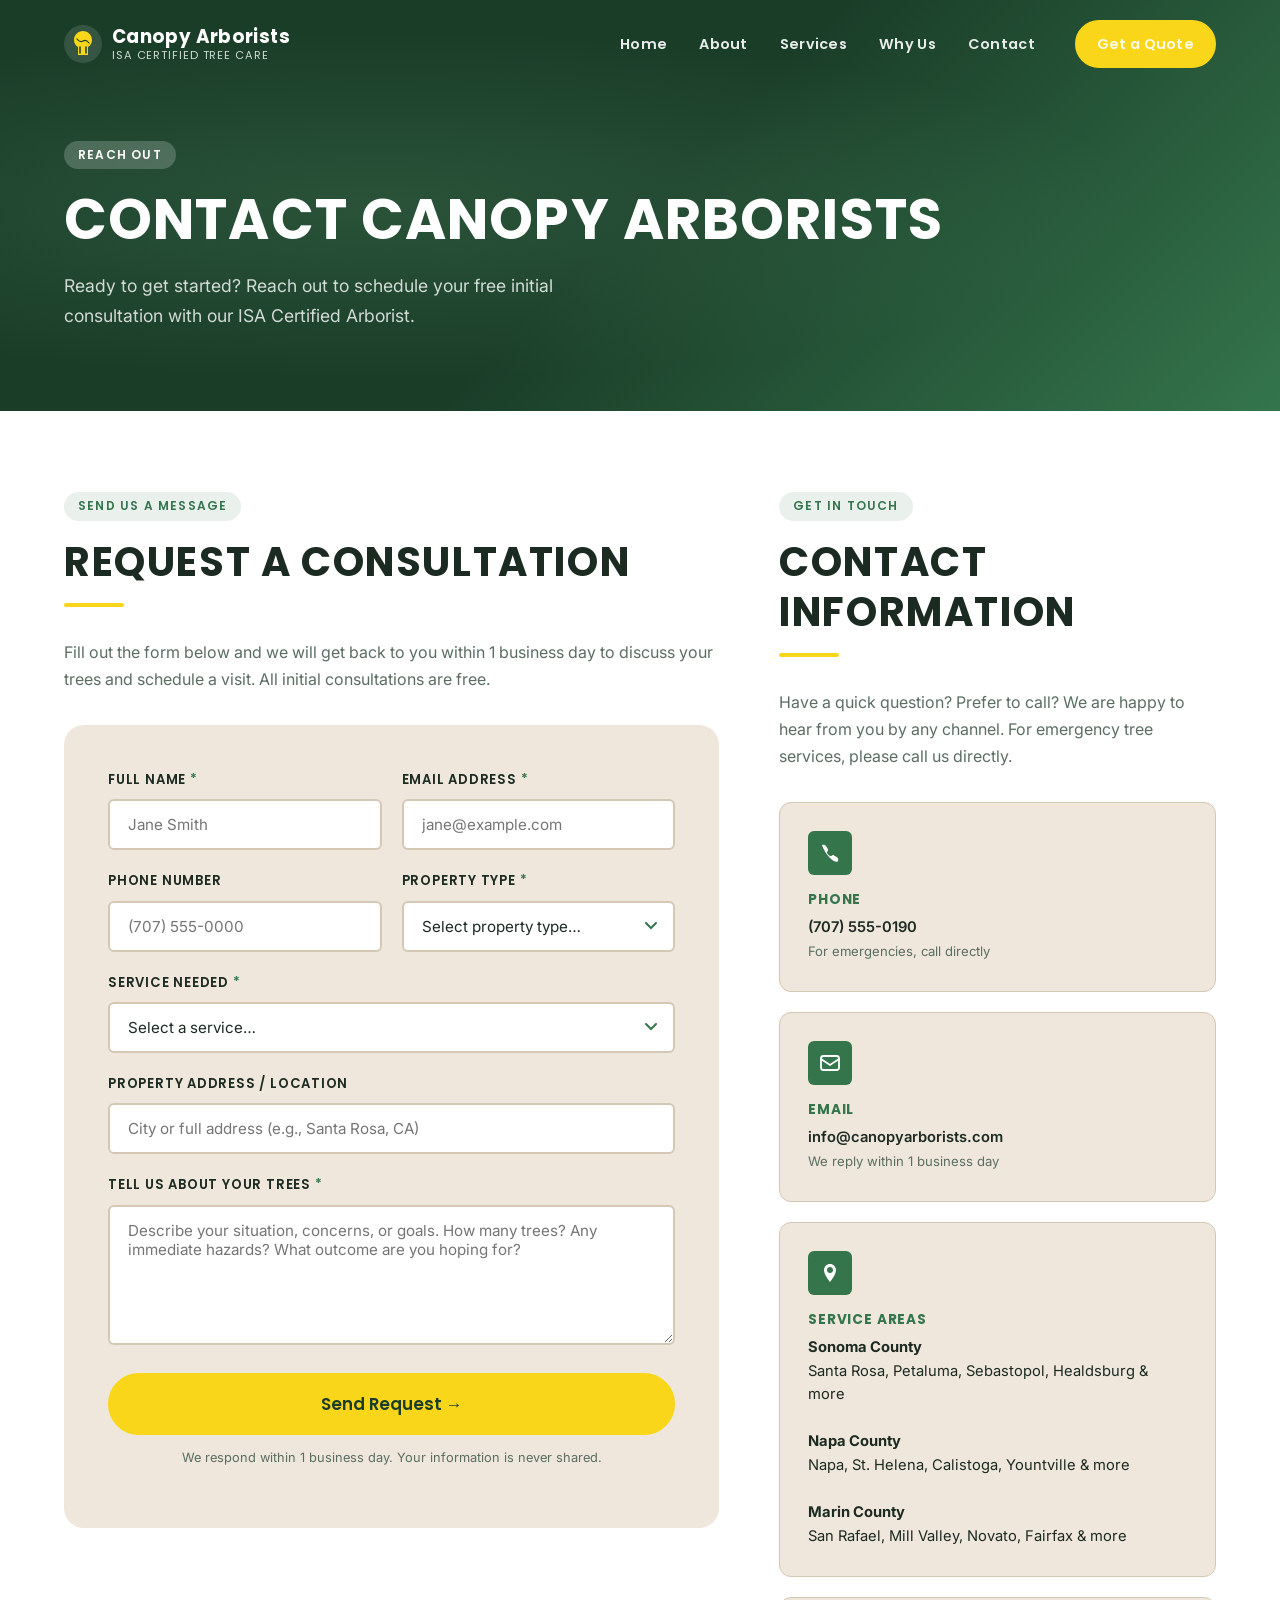
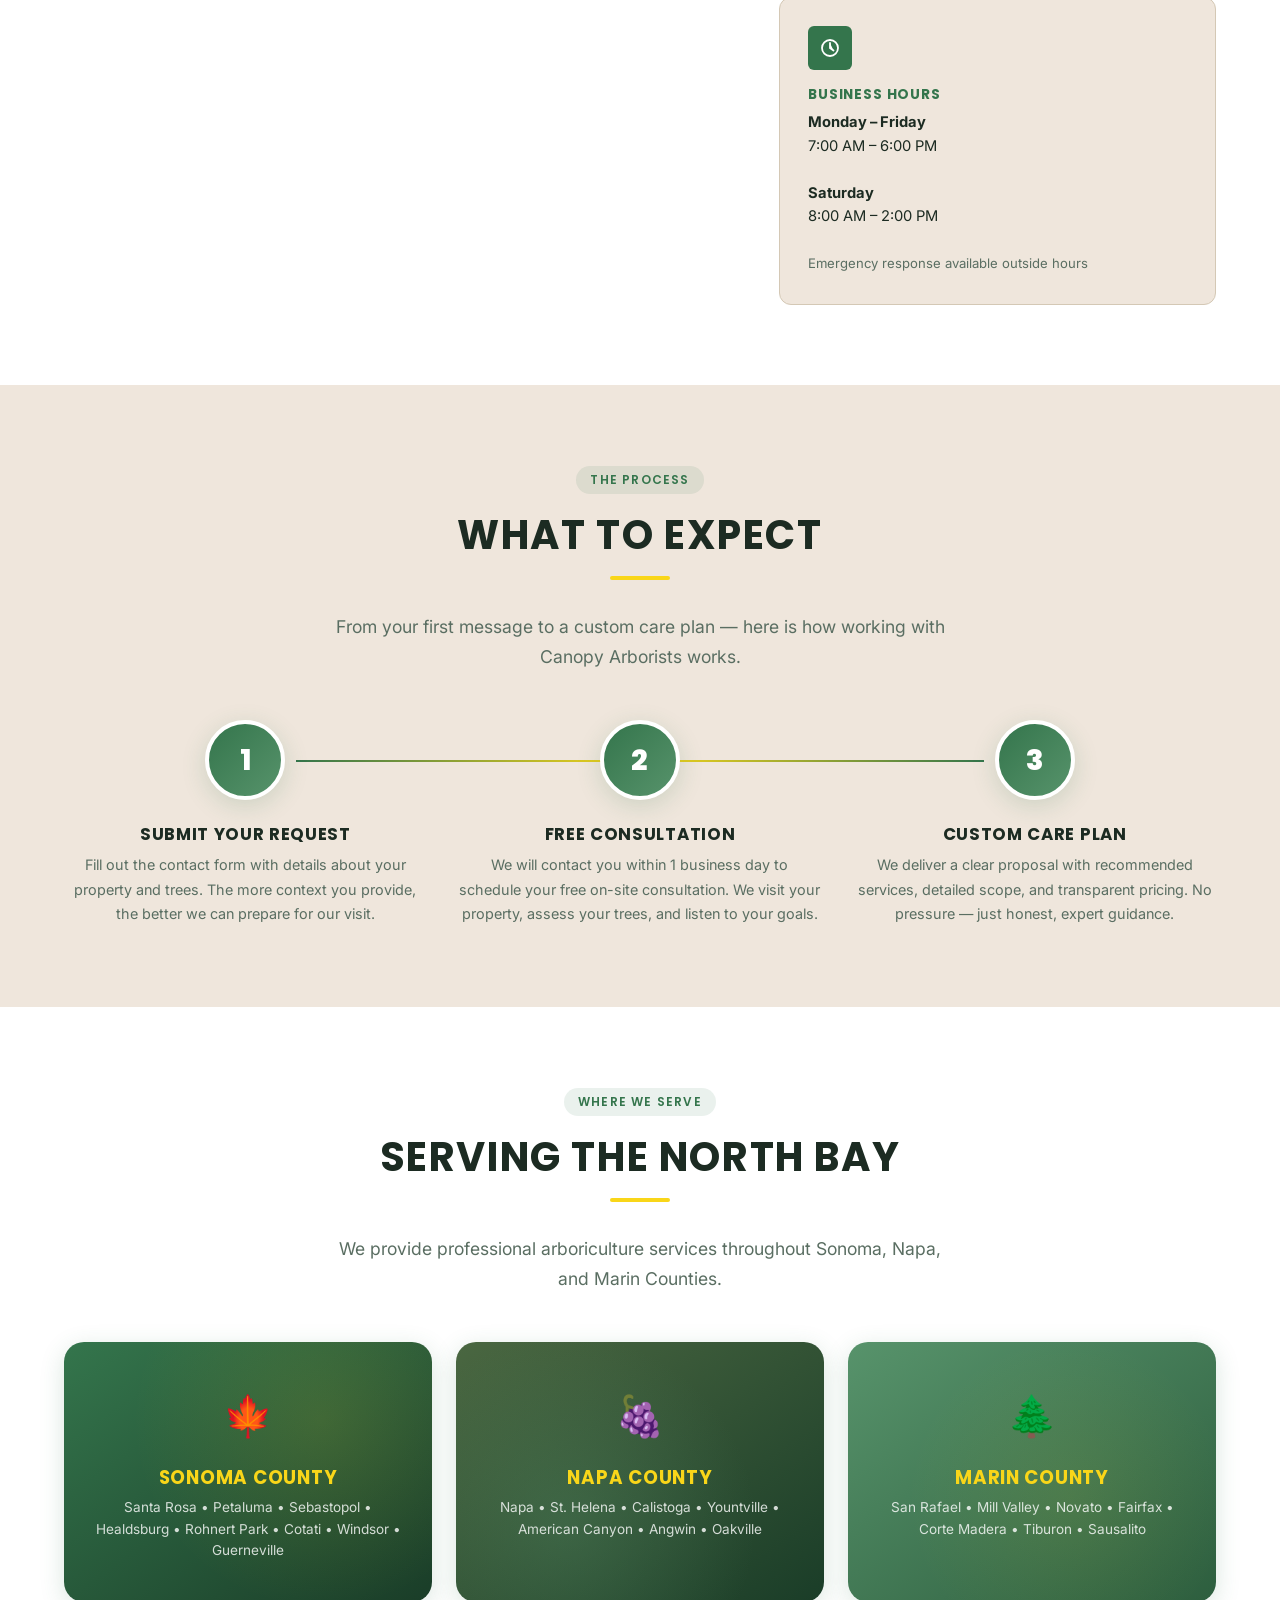
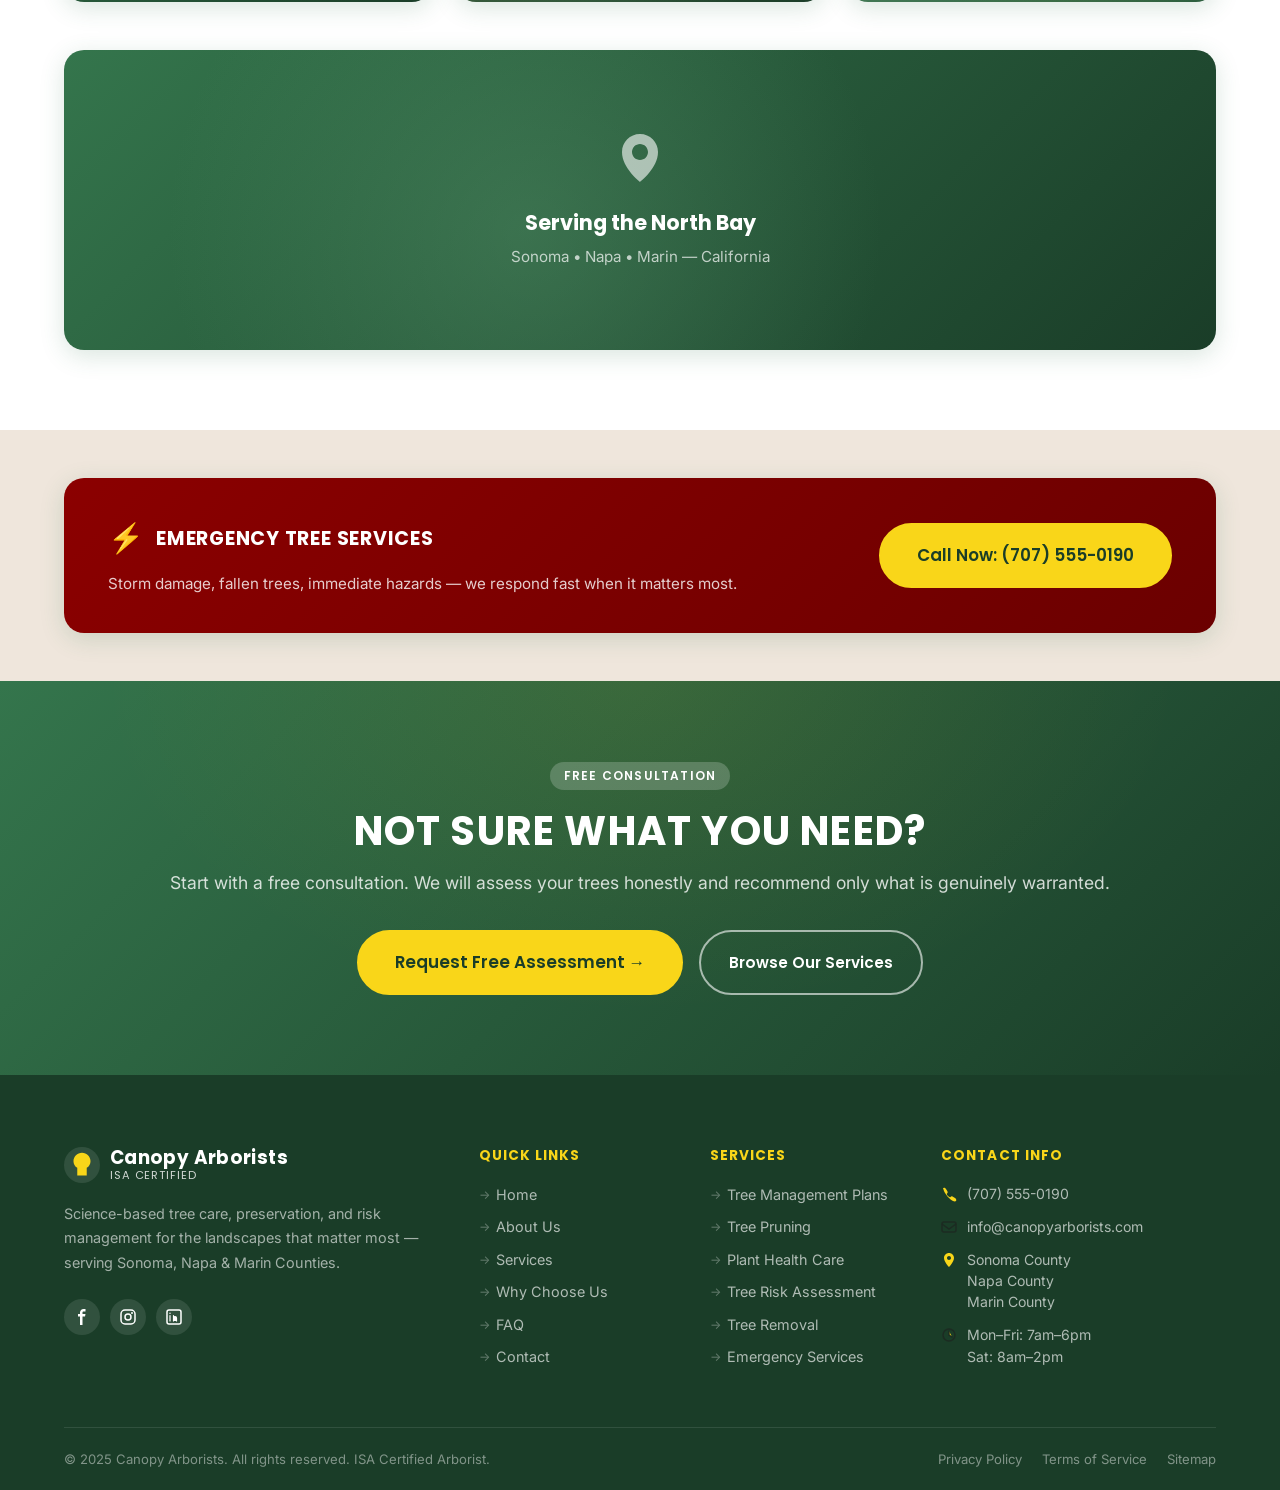
<file: contact.html>
<!DOCTYPE html>
<html lang="en">
<head>
  <meta charset="UTF-8" />
  <meta name="viewport" content="width=device-width, initial-scale=1.0" />
  <meta name="description" content="Contact Canopy Arborists — Request a free tree care consultation in Sonoma, Napa, or Marin County. ISA Certified Arborist serving the North Bay." />
  <title>Contact | Canopy Arborists — Request a Consultation</title>
  <link rel="preconnect" href="https://fonts.googleapis.com" />
  <link rel="preconnect" href="https://fonts.gstatic.com" crossorigin />
  <link href="https://fonts.googleapis.com/css2?family=Poppins:wght@400;600;700;800&family=Inter:wght@400;500;600&display=swap" rel="stylesheet" />
  <link rel="stylesheet" href="css/styles.css" />
</head>
<body>

  <!-- ============ NAVBAR ============ -->
  <nav class="navbar" role="navigation" aria-label="Main navigation">
    <div class="nav-container">
      <a href="index.html" class="nav-logo" aria-label="Canopy Arborists Home">
        <svg class="nav-logo-icon" viewBox="0 0 38 38" fill="none" xmlns="http://www.w3.org/2000/svg" aria-hidden="true">
          <circle cx="19" cy="19" r="19" fill="rgba(255,255,255,0.12)"/>
          <path d="M19 6 C14 6 10 10 10 15 C10 18 11.5 20.5 14 22 L14 30 L24 30 L24 22 C26.5 20.5 28 18 28 15 C28 10 24 6 19 6Z" fill="#F9D619"/>
          <path d="M16 22 L16 28 M22 22 L22 28" stroke="#1a3d28" stroke-width="1.5" stroke-linecap="round"/>
          <path d="M13 14 C13 14 16 18 19 16 C22 14 25 18 25 18" stroke="#1a3d28" stroke-width="1.2" fill="none" stroke-linecap="round"/>
        </svg>
        <span class="nav-logo-text">
          Canopy Arborists
          <span>ISA Certified Tree Care</span>
        </span>
      </a>
      <div class="nav-links" role="menubar">
        <a href="index.html" role="menuitem">Home</a>
        <a href="about.html" role="menuitem">About</a>
        <a href="services.html" role="menuitem">Services</a>
        <a href="index.html#why-us" role="menuitem">Why Us</a>
        <a href="contact.html" role="menuitem">Contact</a>
        <a href="contact.html" class="btn btn-primary btn-sm nav-cta" role="menuitem">Get a Quote</a>
      </div>
      <button class="hamburger" aria-label="Toggle menu" aria-expanded="false">
        <span></span><span></span><span></span>
      </button>
    </div>
  </nav>

  <!-- ============ PAGE HERO ============ -->
  <section class="page-hero" aria-label="Contact Page Hero">
    <div class="container">
      <div class="page-hero-content animate">
        <span class="label-tag white">Reach Out</span>
        <h1>Contact Canopy Arborists</h1>
        <p>Ready to get started? Reach out to schedule your free initial consultation with our ISA Certified Arborist.</p>
      </div>
    </div>
  </section>

  <!-- ============ CONTACT MAIN SECTION ============ -->
  <section class="contact-section section" id="contact-form" aria-label="Contact Form and Information">
    <div class="container">
      <div class="contact-grid">

        <!-- Left: Contact Form -->
        <div class="animate">
          <span class="label-tag">Send Us a Message</span>
          <h2 class="section-title">Request a Consultation</h2>
          <div class="divider"></div>
          <p style="margin-bottom:2rem;">Fill out the form below and we will get back to you within 1 business day to discuss your trees and schedule a visit. All initial consultations are free.</p>

          <div class="contact-form">
            <form action="#" method="post" novalidate aria-label="Contact request form">

              <div class="form-row">
                <div class="form-group">
                  <label for="contact-name">Full Name <span style="color:var(--primary-green);">*</span></label>
                  <input
                    type="text"
                    id="contact-name"
                    name="name"
                    placeholder="Jane Smith"
                    required
                    autocomplete="name"
                  />
                </div>
                <div class="form-group">
                  <label for="contact-email">Email Address <span style="color:var(--primary-green);">*</span></label>
                  <input
                    type="email"
                    id="contact-email"
                    name="email"
                    placeholder="jane@example.com"
                    required
                    autocomplete="email"
                  />
                </div>
              </div>

              <div class="form-row">
                <div class="form-group">
                  <label for="contact-phone">Phone Number</label>
                  <input
                    type="tel"
                    id="contact-phone"
                    name="phone"
                    placeholder="(707) 555-0000"
                    autocomplete="tel"
                  />
                </div>
                <div class="form-group">
                  <label for="contact-property">Property Type <span style="color:var(--primary-green);">*</span></label>
                  <select id="contact-property" name="property_type" required>
                    <option value="" disabled selected>Select property type…</option>
                    <option value="residential">Residential / Homeowner</option>
                    <option value="hoa">HOA / Property Manager</option>
                    <option value="commercial">Commercial Property</option>
                    <option value="municipal">Municipality / Public Agency</option>
                    <option value="construction">Construction / Development</option>
                    <option value="other">Other</option>
                  </select>
                </div>
              </div>

              <div class="form-group">
                <label for="contact-service">Service Needed <span style="color:var(--primary-green);">*</span></label>
                <select id="contact-service" name="service" required>
                  <option value="" disabled selected>Select a service…</option>
                  <option value="management-plan">Tree Management Plan</option>
                  <option value="pruning">Tree Pruning &amp; Structural Training</option>
                  <option value="plant-health">Plant Health Care Program</option>
                  <option value="risk-assessment">Tree Risk Assessment</option>
                  <option value="removal">Tree Removal</option>
                  <option value="soil">Root Zone &amp; Soil Management</option>
                  <option value="emergency">Emergency Tree Services</option>
                  <option value="consulting">Consulting &amp; Expert Services</option>
                  <option value="not-sure">Not Sure — Need Assessment First</option>
                </select>
              </div>

              <div class="form-group">
                <label for="contact-address">Property Address / Location</label>
                <input
                  type="text"
                  id="contact-address"
                  name="address"
                  placeholder="City or full address (e.g., Santa Rosa, CA)"
                  autocomplete="street-address"
                />
              </div>

              <div class="form-group">
                <label for="contact-message">Tell Us About Your Trees <span style="color:var(--primary-green);">*</span></label>
                <textarea
                  id="contact-message"
                  name="message"
                  placeholder="Describe your situation, concerns, or goals. How many trees? Any immediate hazards? What outcome are you hoping for?"
                  required
                ></textarea>
              </div>

              <button type="submit" class="btn btn-primary btn-lg" style="width:100%; justify-content:center;">
                Send Request &rarr;
              </button>

              <p style="font-size:0.8rem; color:var(--text-muted); margin-top:12px; text-align:center;">
                We respond within 1 business day. Your information is never shared.
              </p>

            </form>
          </div>
        </div>

        <!-- Right: Contact Info -->
        <div class="animate animate-delay-2">
          <span class="label-tag">Get in Touch</span>
          <h2 class="section-title">Contact Information</h2>
          <div class="divider"></div>
          <p style="margin-bottom:2rem;">Have a quick question? Prefer to call? We are happy to hear from you by any channel. For emergency tree services, please call us directly.</p>

          <div class="contact-info-cards">

            <div class="contact-info-card">
              <div class="contact-info-card-icon" aria-hidden="true">
                <svg viewBox="0 0 22 22" xmlns="http://www.w3.org/2000/svg" aria-hidden="true"><path d="M3 3C3 3 5.5 2 7 4L8.8 7C9.5 8.3 8.8 9 8.2 9.7C7.6 10.3 8.2 11.6 9.4 12.8C10.6 14 11.9 14.6 12.5 14C13.1 13.4 13.8 12.7 15.1 13.4L18 15.2C20 16.7 19 19.2 19 19.2C19 19.2 16.5 21.5 11 16C5.5 10.5 3 3 3 3Z" fill="white"/></svg>
              </div>
              <h4>Phone</h4>
              <p>
                <a href="tel:+17075550190" style="color:var(--text-dark); font-weight:600;">(707) 555-0190</a><br/>
                <span style="font-size:0.82rem; color:var(--text-muted);">For emergencies, call directly</span>
              </p>
            </div>

            <div class="contact-info-card">
              <div class="contact-info-card-icon" aria-hidden="true">
                <svg viewBox="0 0 22 22" xmlns="http://www.w3.org/2000/svg" aria-hidden="true"><rect x="2" y="4" width="18" height="14" rx="2.5" fill="none" stroke="white" stroke-width="1.8"/><path d="M2 7L11 13L20 7" stroke="white" stroke-width="1.8" fill="none" stroke-linecap="round"/></svg>
              </div>
              <h4>Email</h4>
              <p>
                <a href="mailto:info@canopyarborists.com" style="color:var(--text-dark); font-weight:600;">info@canopyarborists.com</a><br/>
                <span style="font-size:0.82rem; color:var(--text-muted);">We reply within 1 business day</span>
              </p>
            </div>

            <div class="contact-info-card">
              <div class="contact-info-card-icon" aria-hidden="true">
                <svg viewBox="0 0 22 22" xmlns="http://www.w3.org/2000/svg" aria-hidden="true"><path d="M11 2C7.7 2 5 4.7 5 8C5 12.9 11 20 11 20C11 20 17 12.9 17 8C17 4.7 14.3 2 11 2ZM11 11C9.3 11 8 9.7 8 8C8 6.3 9.3 5 11 5C12.7 5 14 6.3 14 8C14 9.7 12.7 11 11 11Z" fill="white"/></svg>
              </div>
              <h4>Service Areas</h4>
              <p>
                <strong style="display:block; color:var(--text-dark);">Sonoma County</strong>
                Santa Rosa, Petaluma, Sebastopol, Healdsburg &amp; more<br/><br/>
                <strong style="display:block; color:var(--text-dark);">Napa County</strong>
                Napa, St. Helena, Calistoga, Yountville &amp; more<br/><br/>
                <strong style="display:block; color:var(--text-dark);">Marin County</strong>
                San Rafael, Mill Valley, Novato, Fairfax &amp; more
              </p>
            </div>

            <div class="contact-info-card">
              <div class="contact-info-card-icon" aria-hidden="true">
                <svg viewBox="0 0 22 22" xmlns="http://www.w3.org/2000/svg" aria-hidden="true"><circle cx="11" cy="11" r="8" fill="none" stroke="white" stroke-width="1.8"/><path d="M11 6V11L14.5 13.5" stroke="white" stroke-width="1.8" stroke-linecap="round"/></svg>
              </div>
              <h4>Business Hours</h4>
              <p>
                <strong style="color:var(--text-dark);">Monday – Friday</strong><br/>
                7:00 AM – 6:00 PM<br/><br/>
                <strong style="color:var(--text-dark);">Saturday</strong><br/>
                8:00 AM – 2:00 PM<br/><br/>
                <span style="font-size:0.82rem; color:var(--text-muted);">Emergency response available outside hours</span>
              </p>
            </div>

          </div>
        </div>

      </div>
    </div>
  </section>

  <!-- ============ WHAT TO EXPECT ============ -->
  <section class="section bg-light" id="what-to-expect" aria-label="What to Expect After You Contact Us">
    <div class="container">
      <div class="section-header center animate">
        <span class="label-tag">The Process</span>
        <h2 class="section-title">What to Expect</h2>
        <div class="divider center"></div>
        <p class="section-subtitle">From your first message to a custom care plan — here is how working with Canopy Arborists works.</p>
      </div>
      <div class="steps-grid">

        <div class="step-card animate animate-delay-1">
          <div class="step-number" aria-label="Step 1">1</div>
          <h3>Submit Your Request</h3>
          <p>Fill out the contact form with details about your property and trees. The more context you provide, the better we can prepare for our visit.</p>
        </div>

        <div class="step-card animate animate-delay-2">
          <div class="step-number" aria-label="Step 2">2</div>
          <h3>Free Consultation</h3>
          <p>We will contact you within 1 business day to schedule your free on-site consultation. We visit your property, assess your trees, and listen to your goals.</p>
        </div>

        <div class="step-card animate animate-delay-3">
          <div class="step-number" aria-label="Step 3">3</div>
          <h3>Custom Care Plan</h3>
          <p>We deliver a clear proposal with recommended services, detailed scope, and transparent pricing. No pressure — just honest, expert guidance.</p>
        </div>

      </div>
    </div>
  </section>

  <!-- ============ MAP PLACEHOLDER ============ -->
  <section class="section bg-white" aria-label="Service Area Map">
    <div class="container">
      <div class="section-header center animate">
        <span class="label-tag">Where We Serve</span>
        <h2 class="section-title">Serving the North Bay</h2>
        <div class="divider center"></div>
        <p class="section-subtitle">We provide professional arboriculture services throughout Sonoma, Napa, and Marin Counties.</p>
      </div>

      <!-- County tiles -->
      <div style="display:grid; grid-template-columns:repeat(3,1fr); gap:24px; margin-bottom:2.5rem;" class="animate">

        <div style="
          background: linear-gradient(145deg, var(--primary-green), var(--dark-green));
          border-radius: var(--radius-lg);
          padding: 40px 28px;
          text-align: center;
          box-shadow: var(--shadow-md);
          position:relative;
          overflow:hidden;
        ">
          <div style="position:absolute;inset:0;background:radial-gradient(circle at 70% 30%, rgba(249,214,25,0.12) 0%, transparent 60%);"></div>
          <div style="position:relative;z-index:1;">
            <span style="font-size:2.5rem; display:block; margin-bottom:1rem;" aria-hidden="true">&#127809;</span>
            <h3 style="color:var(--accent-yellow); font-size:1.15rem; margin-bottom:0.5rem; text-transform:uppercase; letter-spacing:0.04em;">Sonoma County</h3>
            <p style="color:rgba(255,255,255,0.8); font-size:0.85rem; margin:0; line-height:1.6;">Santa Rosa &bull; Petaluma &bull; Sebastopol &bull; Healdsburg &bull; Rohnert Park &bull; Cotati &bull; Windsor &bull; Guerneville</p>
          </div>
        </div>

        <div style="
          background: linear-gradient(145deg, #4a6741, var(--dark-green));
          border-radius: var(--radius-lg);
          padding: 40px 28px;
          text-align: center;
          box-shadow: var(--shadow-md);
          position:relative;
          overflow:hidden;
        ">
          <div style="position:absolute;inset:0;background:radial-gradient(circle at 30% 70%, rgba(87,147,107,0.3) 0%, transparent 60%);"></div>
          <div style="position:relative;z-index:1;">
            <span style="font-size:2.5rem; display:block; margin-bottom:1rem;" aria-hidden="true">&#127815;</span>
            <h3 style="color:var(--accent-yellow); font-size:1.15rem; margin-bottom:0.5rem; text-transform:uppercase; letter-spacing:0.04em;">Napa County</h3>
            <p style="color:rgba(255,255,255,0.8); font-size:0.85rem; margin:0; line-height:1.6;">Napa &bull; St. Helena &bull; Calistoga &bull; Yountville &bull; American Canyon &bull; Angwin &bull; Oakville</p>
          </div>
        </div>

        <div style="
          background: linear-gradient(145deg, var(--secondary-green), #2d5e3e);
          border-radius: var(--radius-lg);
          padding: 40px 28px;
          text-align: center;
          box-shadow: var(--shadow-md);
          position:relative;
          overflow:hidden;
        ">
          <div style="position:absolute;inset:0;background:radial-gradient(circle at 60% 60%, rgba(249,214,25,0.08) 0%, transparent 60%);"></div>
          <div style="position:relative;z-index:1;">
            <span style="font-size:2.5rem; display:block; margin-bottom:1rem;" aria-hidden="true">&#127794;</span>
            <h3 style="color:var(--accent-yellow); font-size:1.15rem; margin-bottom:0.5rem; text-transform:uppercase; letter-spacing:0.04em;">Marin County</h3>
            <p style="color:rgba(255,255,255,0.8); font-size:0.85rem; margin:0; line-height:1.6;">San Rafael &bull; Mill Valley &bull; Novato &bull; Fairfax &bull; Corte Madera &bull; Tiburon &bull; Sausalito</p>
          </div>
        </div>

      </div>

      <!-- Map visual -->
      <div class="map-placeholder animate" aria-label="Illustrated map of North Bay service area">
        <div class="map-text">
          <svg width="56" height="56" viewBox="0 0 56 56" fill="none" xmlns="http://www.w3.org/2000/svg" style="margin:0 auto 1rem; opacity:0.6;" aria-hidden="true">
            <path d="M28 4C18 4 10 12 10 22C10 38 28 52 28 52C28 52 46 38 46 22C46 12 38 4 28 4ZM28 30C23.6 30 20 26.4 20 22C20 17.6 23.6 14 28 14C32.4 14 36 17.6 36 22C36 26.4 32.4 30 28 30Z" fill="white"/>
          </svg>
          <h3>Serving the North Bay</h3>
          <p>Sonoma &bull; Napa &bull; Marin &mdash; California</p>
        </div>
      </div>
    </div>
  </section>

  <!-- ============ EMERGENCY CALLOUT ============ -->
  <section class="section-sm bg-light" aria-label="Emergency Tree Services Callout">
    <div class="container">
      <div style="
        background: linear-gradient(135deg, #8B0000 0%, #6b0000 100%);
        border-radius: var(--radius-lg);
        padding: 36px 44px;
        display: flex;
        align-items: center;
        justify-content: space-between;
        gap: 32px;
        flex-wrap: wrap;
        box-shadow: var(--shadow-md);
      " class="animate" role="region" aria-label="Emergency services contact">
        <div>
          <div style="display:flex; align-items:center; gap:12px; margin-bottom:0.5rem;">
            <span style="font-size:1.8rem;" aria-hidden="true">&#9889;</span>
            <h3 style="color:var(--white); font-size:1.2rem; text-transform:uppercase; letter-spacing:0.04em;">Emergency Tree Services</h3>
          </div>
          <p style="color:rgba(255,255,255,0.8); margin:0; font-size:0.95rem;">Storm damage, fallen trees, immediate hazards — we respond fast when it matters most.</p>
        </div>
        <div style="flex-shrink:0;">
          <a href="tel:+17075550190" class="btn btn-primary btn-lg">
            Call Now: (707) 555-0190
          </a>
        </div>
      </div>
    </div>
  </section>

  <!-- ============ CTA BANNER ============ -->
  <section class="cta-banner" aria-label="Call to Action">
    <div class="container">
      <div class="cta-banner-content animate">
        <span class="label-tag white">Free Consultation</span>
        <h2>Not Sure What You Need?</h2>
        <p>Start with a free consultation. We will assess your trees honestly and recommend only what is genuinely warranted.</p>
        <div class="cta-banner-actions">
          <a href="#contact-form" class="btn btn-primary btn-lg">Request Free Assessment &rarr;</a>
          <a href="services.html" class="btn btn-outline-white">Browse Our Services</a>
        </div>
      </div>
    </div>
  </section>

  <!-- ============ FOOTER ============ -->
  <footer class="footer" role="contentinfo">
    <div class="container">
      <div class="footer-grid">

        <div>
          <a href="index.html" class="footer-logo" aria-label="Canopy Arborists Home">
            <svg width="36" height="36" viewBox="0 0 38 38" fill="none" xmlns="http://www.w3.org/2000/svg" aria-hidden="true">
              <circle cx="19" cy="19" r="19" fill="rgba(255,255,255,0.1)"/>
              <path d="M19 6 C14 6 10 10 10 15 C10 18 11.5 20.5 14 22 L14 30 L24 30 L24 22 C26.5 20.5 28 18 28 15 C28 10 24 6 19 6Z" fill="#F9D619"/>
            </svg>
            <span class="nav-logo-text">
              Canopy Arborists
              <span>ISA Certified</span>
            </span>
          </a>
          <p class="footer-tagline">Science-based tree care, preservation, and risk management for the landscapes that matter most — serving Sonoma, Napa &amp; Marin Counties.</p>
          <div class="footer-social" aria-label="Social media links">
            <a href="#" class="social-link" aria-label="Facebook">
              <svg viewBox="0 0 16 16" xmlns="http://www.w3.org/2000/svg" aria-hidden="true"><path d="M9.5 2.5h2V0h-2C7.6 0 6 1.6 6 3.5V5H4v2.5h2V16h2.5V7.5H11l.5-2.5H8.5V3.5c0-.6.4-1 1-1Z"/></svg>
            </a>
            <a href="#" class="social-link" aria-label="Instagram">
              <svg viewBox="0 0 16 16" xmlns="http://www.w3.org/2000/svg" aria-hidden="true"><rect x="1" y="1" width="14" height="14" rx="4" fill="none" stroke="white" stroke-width="1.5"/><circle cx="8" cy="8" r="3" fill="none" stroke="white" stroke-width="1.5"/><circle cx="12" cy="4" r="1" fill="white"/></svg>
            </a>
            <a href="#" class="social-link" aria-label="LinkedIn">
              <svg viewBox="0 0 16 16" xmlns="http://www.w3.org/2000/svg" aria-hidden="true"><rect x="1" y="1" width="14" height="14" rx="2" fill="none" stroke="white" stroke-width="1.5"/><path d="M4 6.5V12M4 4v.5M7.5 12V9c0-1 .6-1.5 1.5-1.5s1.5.5 1.5 1.5V12M7.5 6.5V12" stroke="white" stroke-width="1.2" stroke-linecap="round"/></svg>
            </a>
          </div>
        </div>

        <div class="footer-col">
          <h4>Quick Links</h4>
          <ul>
            <li><a href="index.html">Home</a></li>
            <li><a href="about.html">About Us</a></li>
            <li><a href="services.html">Services</a></li>
            <li><a href="index.html#why-us">Why Choose Us</a></li>
            <li><a href="index.html#faq">FAQ</a></li>
            <li><a href="contact.html">Contact</a></li>
          </ul>
        </div>

        <div class="footer-col">
          <h4>Services</h4>
          <ul>
            <li><a href="services.html#management-plans">Tree Management Plans</a></li>
            <li><a href="services.html#pruning">Tree Pruning</a></li>
            <li><a href="services.html#plant-health">Plant Health Care</a></li>
            <li><a href="services.html#risk-assessment">Tree Risk Assessment</a></li>
            <li><a href="services.html#removal">Tree Removal</a></li>
            <li><a href="services.html#emergency">Emergency Services</a></li>
          </ul>
        </div>

        <div class="footer-col">
          <h4>Contact Info</h4>
          <div class="footer-contact-item">
            <svg viewBox="0 0 16 16" xmlns="http://www.w3.org/2000/svg" aria-hidden="true"><path d="M2 2C2 2 4 1 5 3L6.5 5.5C7 6.5 6.5 7 6 7.5C5.5 8 6 9 7 10C8 11 9 11.5 9.5 11C10 10.5 10.5 10 11.5 10.5L14 12C16 13 15 15 15 15C15 15 13 17 8 12C3 7 2 2 2 2Z"/></svg>
            <p>(707) 555-0190</p>
          </div>
          <div class="footer-contact-item">
            <svg viewBox="0 0 16 16" xmlns="http://www.w3.org/2000/svg" aria-hidden="true"><rect x="1" y="3" width="14" height="10" rx="2" fill="none" stroke="currentColor" stroke-width="1.5"/><path d="M1 5L8 10L15 5" stroke="currentColor" stroke-width="1.5" fill="none"/></svg>
            <p>info@canopyarborists.com</p>
          </div>
          <div class="footer-contact-item">
            <svg viewBox="0 0 16 16" xmlns="http://www.w3.org/2000/svg" aria-hidden="true"><path d="M8 1C5.2 1 3 3.2 3 6C3 9.8 8 15 8 15C8 15 13 9.8 13 6C13 3.2 10.8 1 8 1ZM8 8C6.9 8 6 7.1 6 6C6 4.9 6.9 4 8 4C9.1 4 10 4.9 10 6C10 7.1 9.1 8 8 8Z"/></svg>
            <p>Sonoma County<br/>Napa County<br/>Marin County</p>
          </div>
          <div class="footer-contact-item">
            <svg viewBox="0 0 16 16" xmlns="http://www.w3.org/2000/svg" aria-hidden="true"><circle cx="8" cy="8" r="6" fill="none" stroke="currentColor" stroke-width="1.5"/><path d="M8 4V8L11 10" stroke="currentColor" stroke-width="1.5" stroke-linecap="round"/></svg>
            <p>Mon–Fri: 7am–6pm<br/>Sat: 8am–2pm</p>
          </div>
        </div>

      </div>

      <div class="footer-bottom">
        <p class="footer-copyright">&copy; 2025 Canopy Arborists. All rights reserved. ISA Certified Arborist.</p>
        <div class="footer-legal">
          <a href="#">Privacy Policy</a>
          <a href="#">Terms of Service</a>
          <a href="#">Sitemap</a>
        </div>
      </div>
    </div>
  </footer>

  <script src="js/main.js"></script>
</body>
</html>
</file>
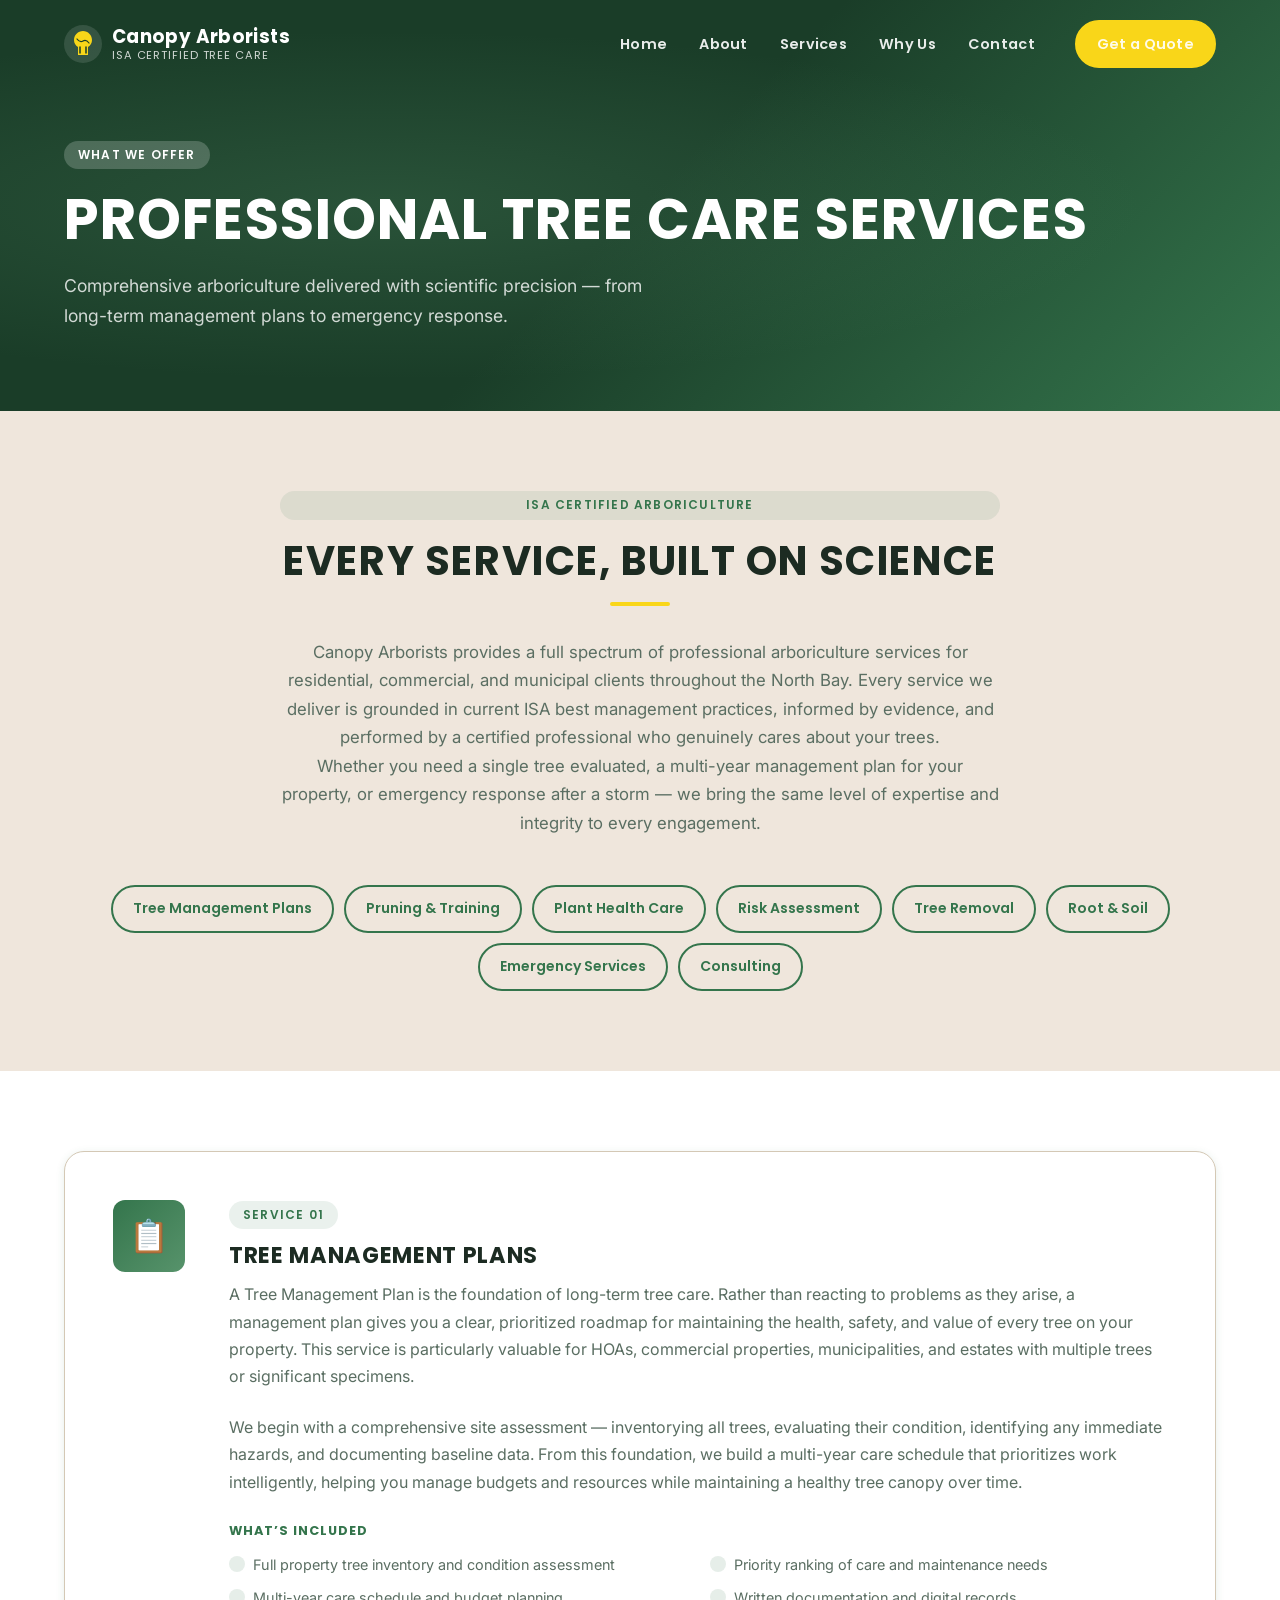
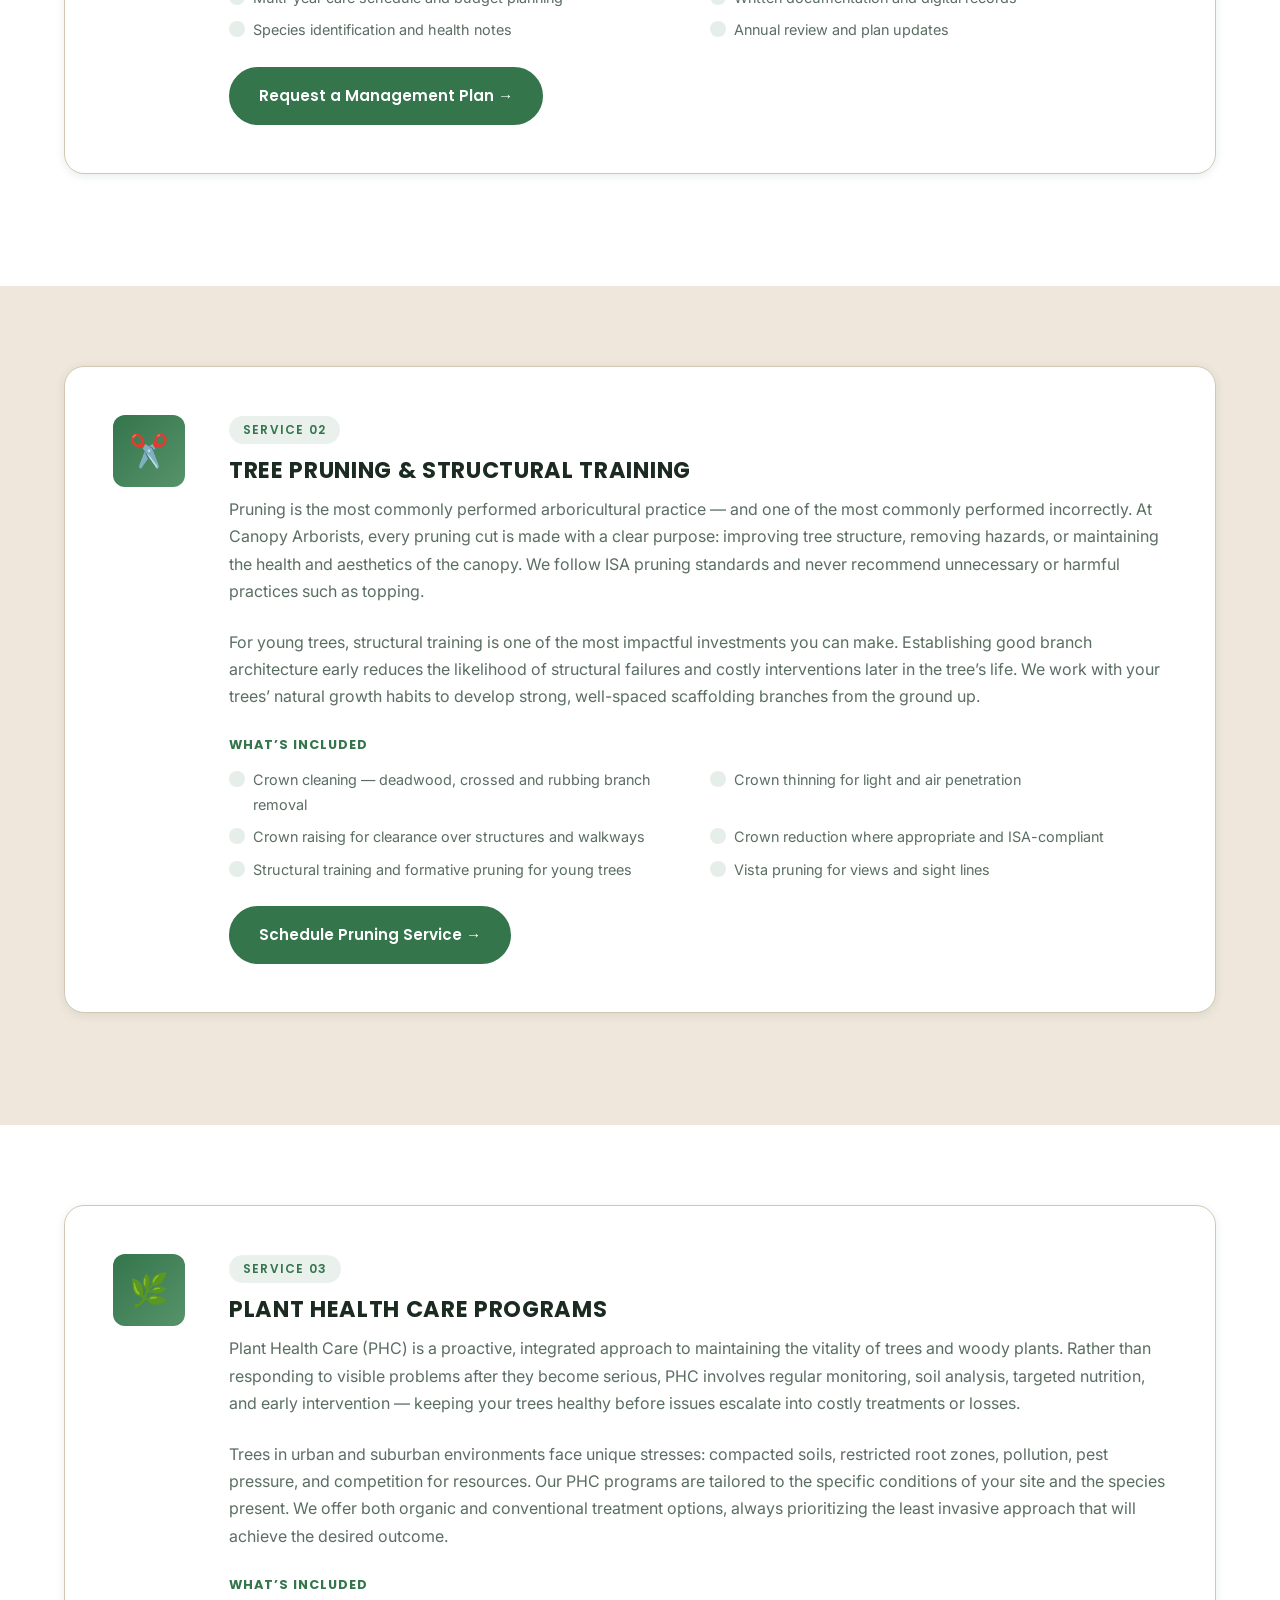
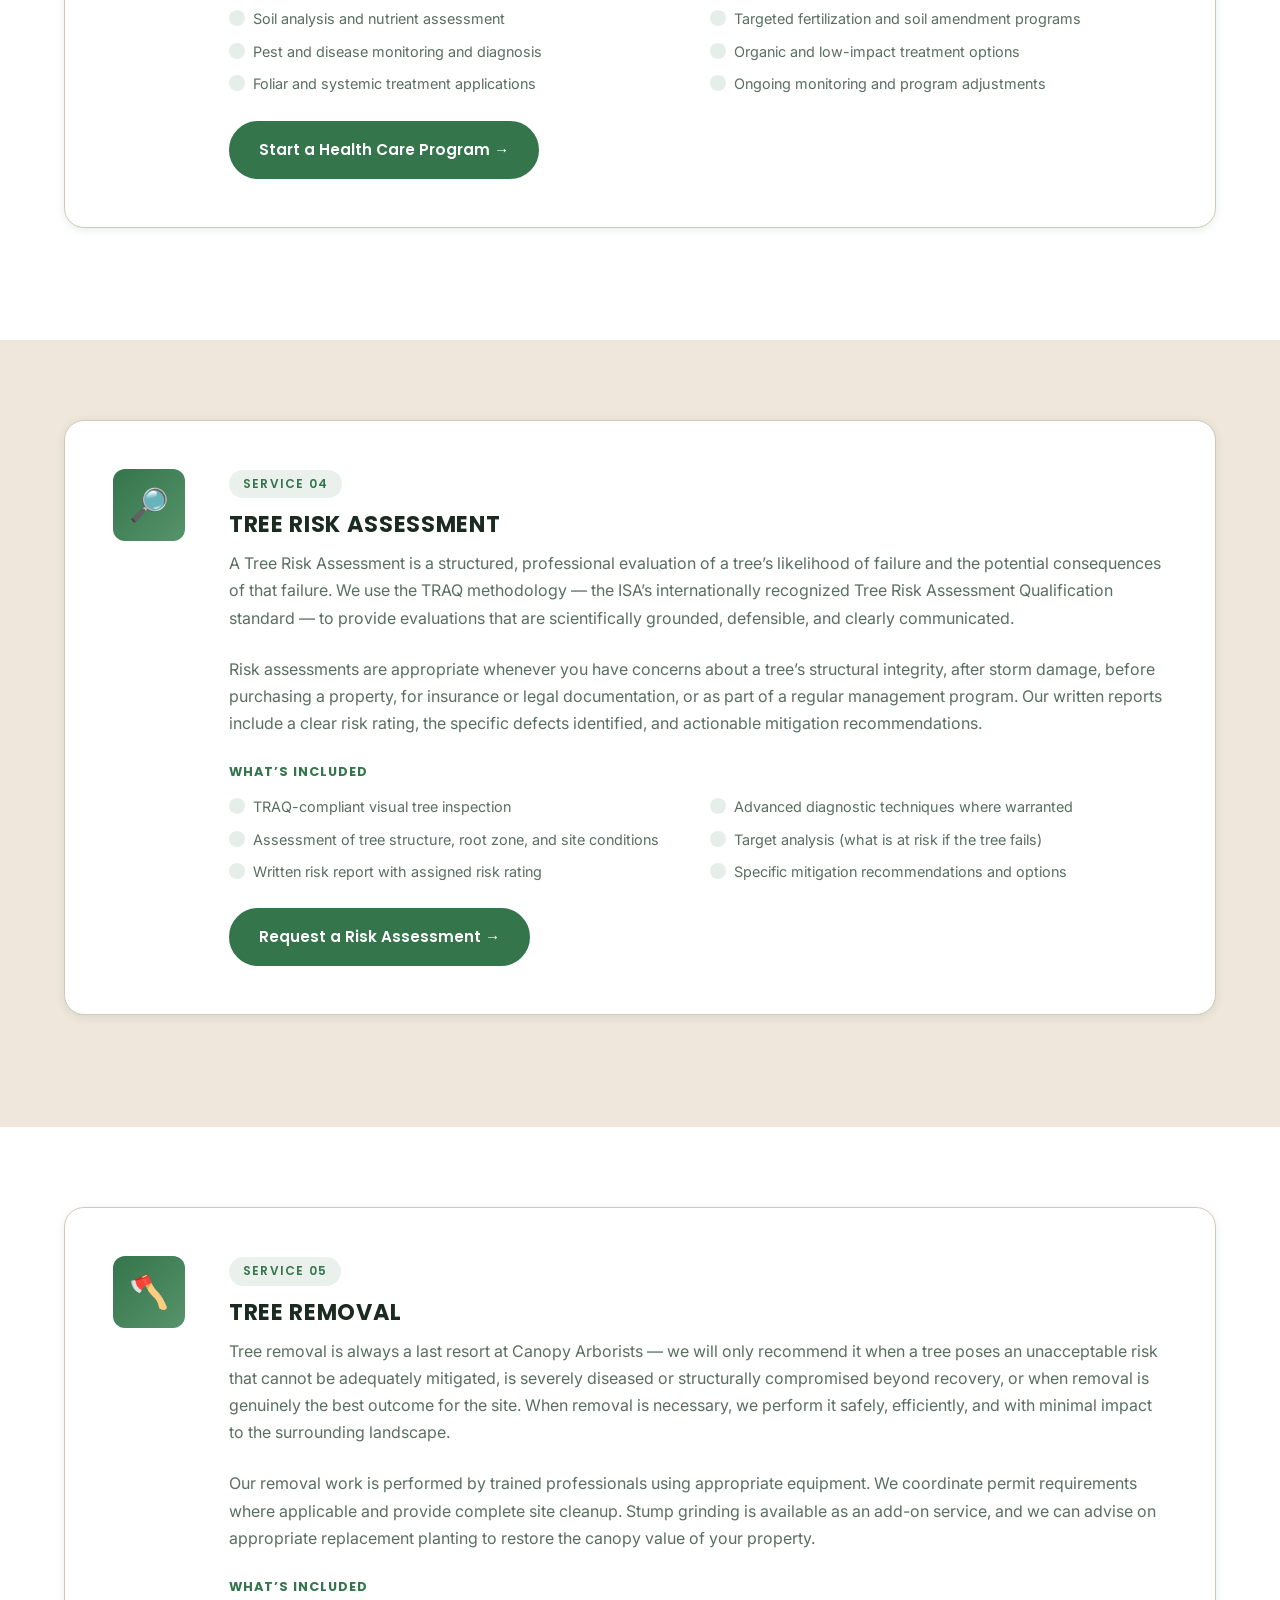
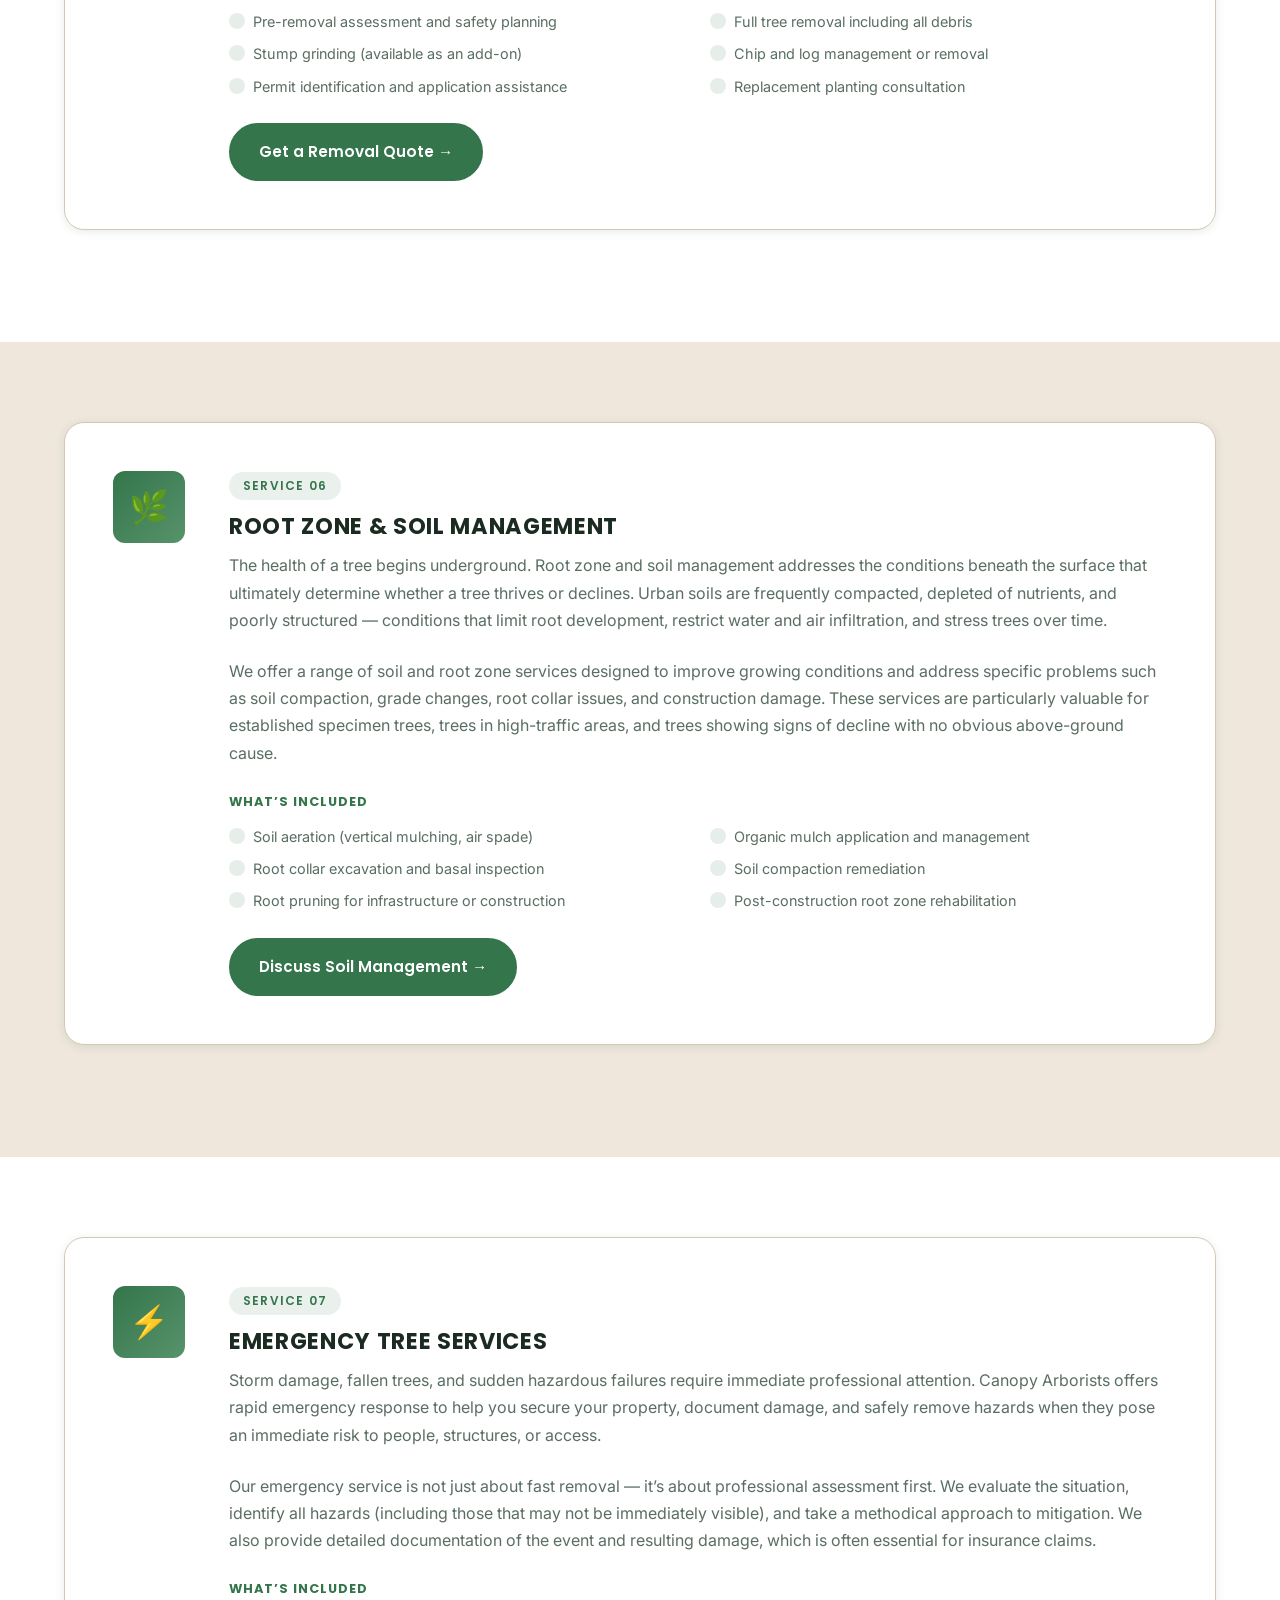
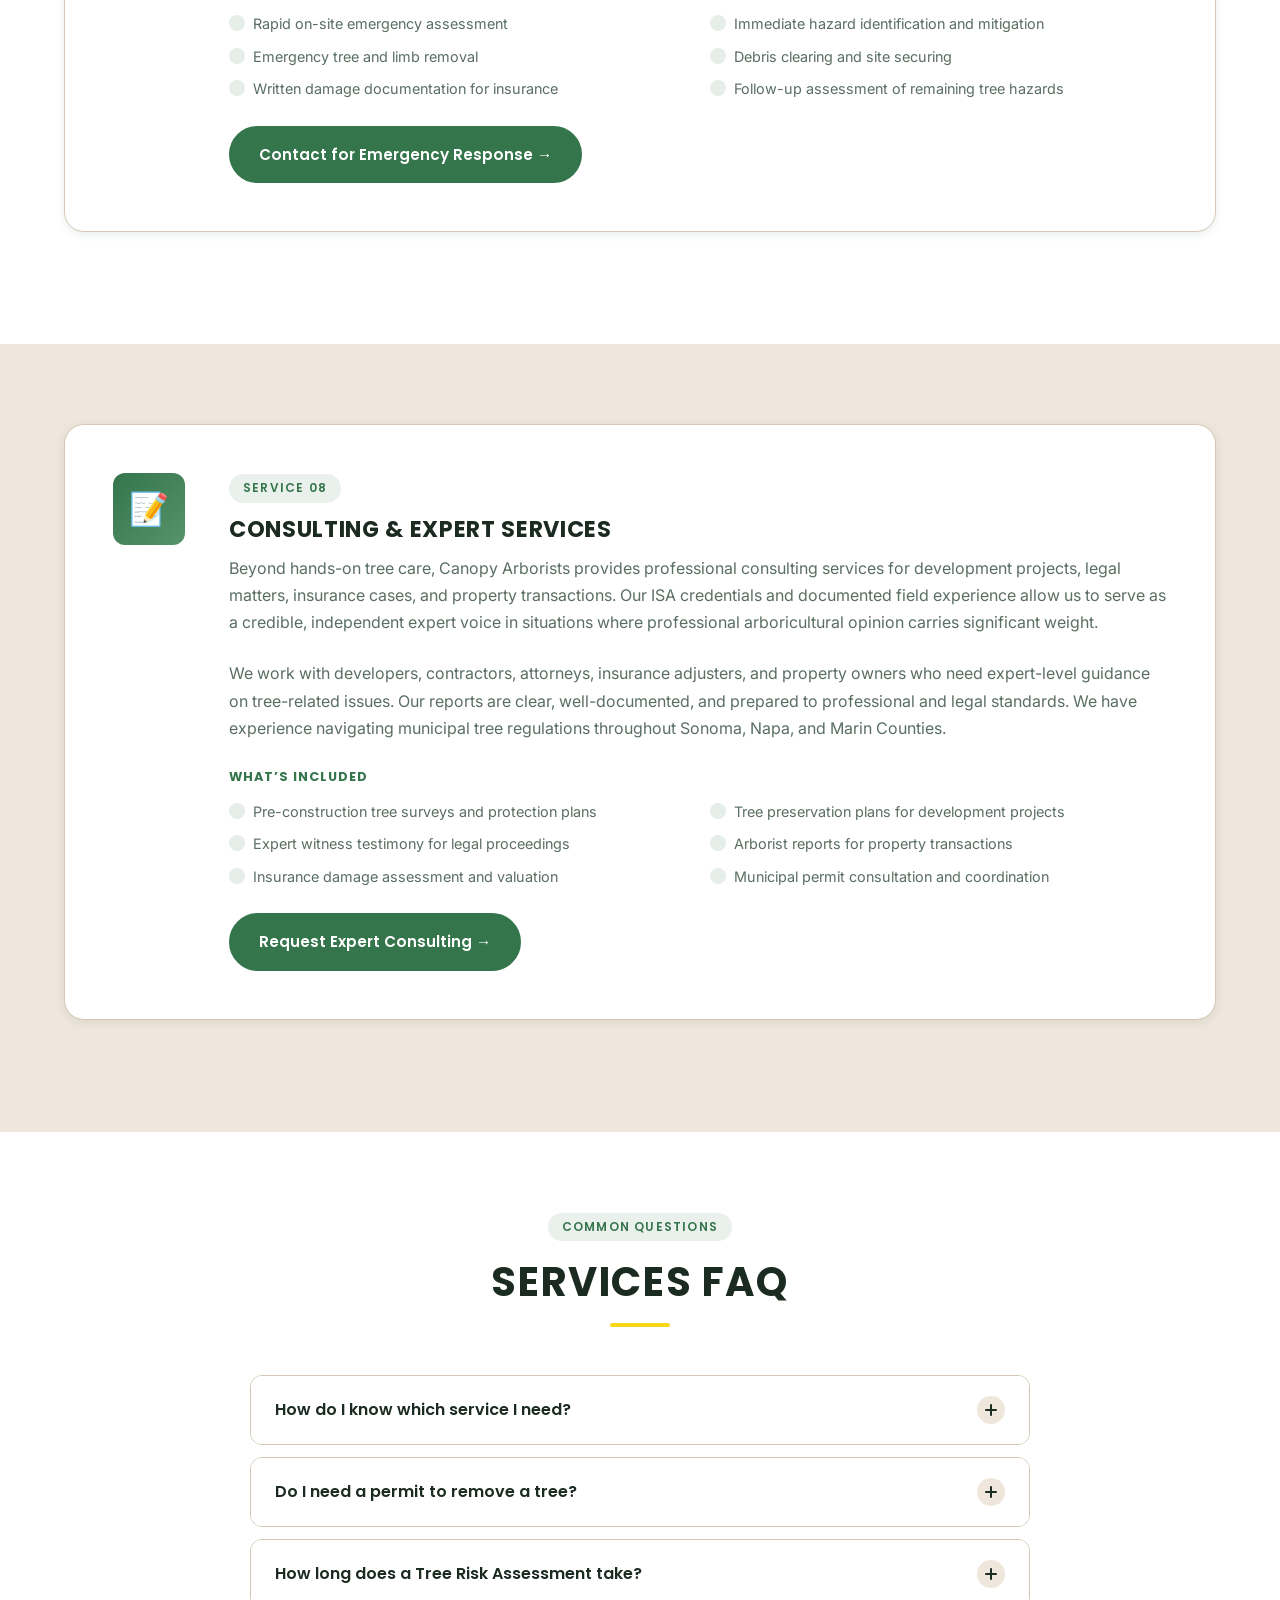
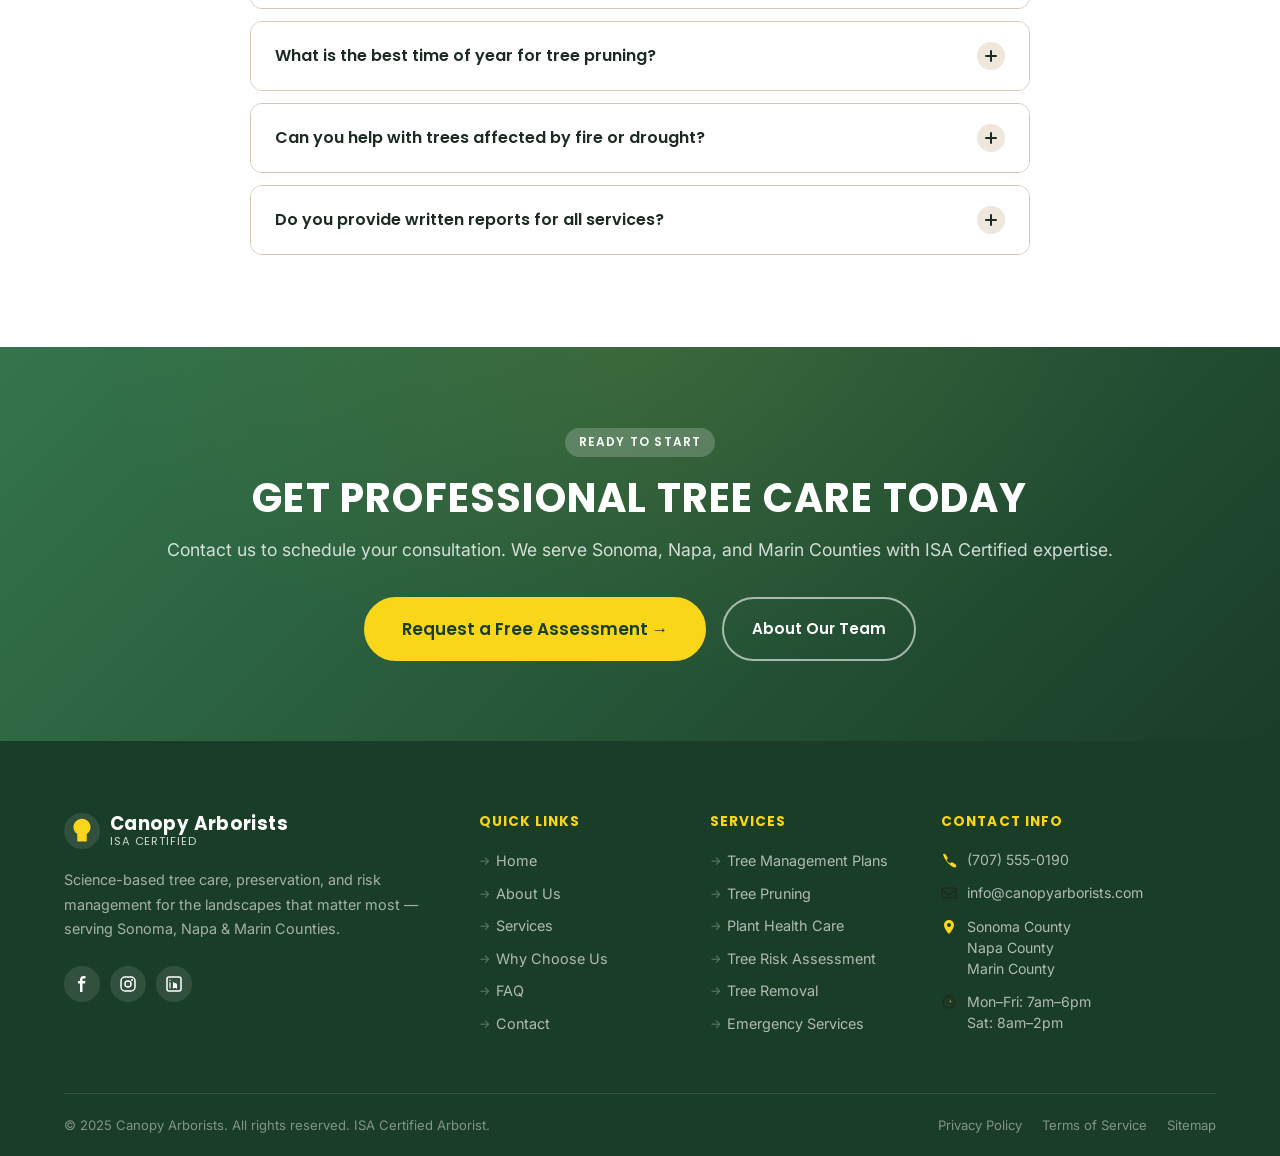
<file: services.html>
<!DOCTYPE html>
<html lang="en">
<head>
  <meta charset="UTF-8" />
  <meta name="viewport" content="width=device-width, initial-scale=1.0" />
  <meta name="description" content="Canopy Arborists Services — Tree Management Plans, Pruning, Plant Health Care, Risk Assessment, Removal, Emergency Services and more. ISA Certified, North Bay CA." />
  <title>Services | Canopy Arborists — Professional Tree Care</title>
  <link rel="preconnect" href="https://fonts.googleapis.com" />
  <link rel="preconnect" href="https://fonts.gstatic.com" crossorigin />
  <link href="https://fonts.googleapis.com/css2?family=Poppins:wght@400;600;700;800&family=Inter:wght@400;500;600&display=swap" rel="stylesheet" />
  <link rel="stylesheet" href="css/styles.css" />
</head>
<body>

  <!-- ============ NAVBAR ============ -->
  <nav class="navbar" role="navigation" aria-label="Main navigation">
    <div class="nav-container">
      <a href="index.html" class="nav-logo" aria-label="Canopy Arborists Home">
        <svg class="nav-logo-icon" viewBox="0 0 38 38" fill="none" xmlns="http://www.w3.org/2000/svg" aria-hidden="true">
          <circle cx="19" cy="19" r="19" fill="rgba(255,255,255,0.12)"/>
          <path d="M19 6 C14 6 10 10 10 15 C10 18 11.5 20.5 14 22 L14 30 L24 30 L24 22 C26.5 20.5 28 18 28 15 C28 10 24 6 19 6Z" fill="#F9D619"/>
          <path d="M16 22 L16 28 M22 22 L22 28" stroke="#1a3d28" stroke-width="1.5" stroke-linecap="round"/>
          <path d="M13 14 C13 14 16 18 19 16 C22 14 25 18 25 18" stroke="#1a3d28" stroke-width="1.2" fill="none" stroke-linecap="round"/>
        </svg>
        <span class="nav-logo-text">
          Canopy Arborists
          <span>ISA Certified Tree Care</span>
        </span>
      </a>
      <div class="nav-links" role="menubar">
        <a href="index.html" role="menuitem">Home</a>
        <a href="about.html" role="menuitem">About</a>
        <a href="services.html" role="menuitem">Services</a>
        <a href="index.html#why-us" role="menuitem">Why Us</a>
        <a href="contact.html" role="menuitem">Contact</a>
        <a href="contact.html" class="btn btn-primary btn-sm nav-cta" role="menuitem">Get a Quote</a>
      </div>
      <button class="hamburger" aria-label="Toggle menu" aria-expanded="false">
        <span></span><span></span><span></span>
      </button>
    </div>
  </nav>

  <!-- ============ PAGE HERO ============ -->
  <section class="page-hero" aria-label="Services Page Hero">
    <div class="container">
      <div class="page-hero-content animate">
        <span class="label-tag white">What We Offer</span>
        <h1>Professional Tree Care Services</h1>
        <p>Comprehensive arboriculture delivered with scientific precision — from long-term management plans to emergency response.</p>
      </div>
    </div>
  </section>

  <!-- ============ SERVICES INTRO ============ -->
  <section class="section bg-light" aria-label="Services Introduction">
    <div class="container">
      <div class="services-intro animate">
        <span class="label-tag" style="display:block; text-align:center; margin-bottom:1rem;">ISA Certified Arboriculture</span>
        <h2 class="section-title" style="text-align:center;">Every Service, Built on Science</h2>
        <div class="divider center"></div>
        <p>Canopy Arborists provides a full spectrum of professional arboriculture services for residential, commercial, and municipal clients throughout the North Bay. Every service we deliver is grounded in current ISA best management practices, informed by evidence, and performed by a certified professional who genuinely cares about your trees.</p>
        <p style="margin:0;">Whether you need a single tree evaluated, a multi-year management plan for your property, or emergency response after a storm — we bring the same level of expertise and integrity to every engagement.</p>
      </div>

      <!-- Service Jump Links -->
      <div style="display:flex; flex-wrap:wrap; gap:10px; justify-content:center; margin-top:2rem;" class="animate" role="navigation" aria-label="Services quick navigation">
        <a href="#management-plans" class="btn btn-outline btn-sm">Tree Management Plans</a>
        <a href="#pruning" class="btn btn-outline btn-sm">Pruning &amp; Training</a>
        <a href="#plant-health" class="btn btn-outline btn-sm">Plant Health Care</a>
        <a href="#risk-assessment" class="btn btn-outline btn-sm">Risk Assessment</a>
        <a href="#removal" class="btn btn-outline btn-sm">Tree Removal</a>
        <a href="#soil" class="btn btn-outline btn-sm">Root &amp; Soil</a>
        <a href="#emergency" class="btn btn-outline btn-sm">Emergency Services</a>
        <a href="#consulting" class="btn btn-outline btn-sm">Consulting</a>
      </div>
    </div>
  </section>

  <!-- ============ SERVICE 1: TREE MANAGEMENT PLANS ============ -->
  <section class="section bg-white" id="management-plans" aria-label="Tree Management Plans">
    <div class="container">
      <div class="service-full-card animate">
        <div class="service-full-icon" aria-hidden="true">&#128203;</div>
        <div class="service-full-body">
          <span class="label-tag" style="margin-bottom:0.75rem;">Service 01</span>
          <h3>Tree Management Plans</h3>
          <p>A Tree Management Plan is the foundation of long-term tree care. Rather than reacting to problems as they arise, a management plan gives you a clear, prioritized roadmap for maintaining the health, safety, and value of every tree on your property. This service is particularly valuable for HOAs, commercial properties, municipalities, and estates with multiple trees or significant specimens.</p>
          <p>We begin with a comprehensive site assessment — inventorying all trees, evaluating their condition, identifying any immediate hazards, and documenting baseline data. From this foundation, we build a multi-year care schedule that prioritizes work intelligently, helping you manage budgets and resources while maintaining a healthy tree canopy over time.</p>
          <div class="service-includes">
            <strong>What&rsquo;s Included</strong>
            <ul>
              <li>Full property tree inventory and condition assessment</li>
              <li>Priority ranking of care and maintenance needs</li>
              <li>Multi-year care schedule and budget planning</li>
              <li>Written documentation and digital records</li>
              <li>Species identification and health notes</li>
              <li>Annual review and plan updates</li>
            </ul>
          </div>
          <a href="contact.html" class="btn btn-green">Request a Management Plan &rarr;</a>
        </div>
      </div>
    </div>
  </section>

  <!-- ============ SERVICE 2: PRUNING ============ -->
  <section class="section bg-light" id="pruning" aria-label="Tree Pruning and Structural Training">
    <div class="container">
      <div class="service-full-card animate">
        <div class="service-full-icon" aria-hidden="true">&#9986;&#65039;</div>
        <div class="service-full-body">
          <span class="label-tag" style="margin-bottom:0.75rem;">Service 02</span>
          <h3>Tree Pruning &amp; Structural Training</h3>
          <p>Pruning is the most commonly performed arboricultural practice — and one of the most commonly performed incorrectly. At Canopy Arborists, every pruning cut is made with a clear purpose: improving tree structure, removing hazards, or maintaining the health and aesthetics of the canopy. We follow ISA pruning standards and never recommend unnecessary or harmful practices such as topping.</p>
          <p>For young trees, structural training is one of the most impactful investments you can make. Establishing good branch architecture early reduces the likelihood of structural failures and costly interventions later in the tree&rsquo;s life. We work with your trees&rsquo; natural growth habits to develop strong, well-spaced scaffolding branches from the ground up.</p>
          <div class="service-includes">
            <strong>What&rsquo;s Included</strong>
            <ul>
              <li>Crown cleaning — deadwood, crossed and rubbing branch removal</li>
              <li>Crown thinning for light and air penetration</li>
              <li>Crown raising for clearance over structures and walkways</li>
              <li>Crown reduction where appropriate and ISA-compliant</li>
              <li>Structural training and formative pruning for young trees</li>
              <li>Vista pruning for views and sight lines</li>
            </ul>
          </div>
          <a href="contact.html" class="btn btn-green">Schedule Pruning Service &rarr;</a>
        </div>
      </div>
    </div>
  </section>

  <!-- ============ SERVICE 3: PLANT HEALTH CARE ============ -->
  <section class="section bg-white" id="plant-health" aria-label="Plant Health Care Programs">
    <div class="container">
      <div class="service-full-card animate">
        <div class="service-full-icon" aria-hidden="true">&#127807;</div>
        <div class="service-full-body">
          <span class="label-tag" style="margin-bottom:0.75rem;">Service 03</span>
          <h3>Plant Health Care Programs</h3>
          <p>Plant Health Care (PHC) is a proactive, integrated approach to maintaining the vitality of trees and woody plants. Rather than responding to visible problems after they become serious, PHC involves regular monitoring, soil analysis, targeted nutrition, and early intervention — keeping your trees healthy before issues escalate into costly treatments or losses.</p>
          <p>Trees in urban and suburban environments face unique stresses: compacted soils, restricted root zones, pollution, pest pressure, and competition for resources. Our PHC programs are tailored to the specific conditions of your site and the species present. We offer both organic and conventional treatment options, always prioritizing the least invasive approach that will achieve the desired outcome.</p>
          <div class="service-includes">
            <strong>What&rsquo;s Included</strong>
            <ul>
              <li>Soil analysis and nutrient assessment</li>
              <li>Targeted fertilization and soil amendment programs</li>
              <li>Pest and disease monitoring and diagnosis</li>
              <li>Organic and low-impact treatment options</li>
              <li>Foliar and systemic treatment applications</li>
              <li>Ongoing monitoring and program adjustments</li>
            </ul>
          </div>
          <a href="contact.html" class="btn btn-green">Start a Health Care Program &rarr;</a>
        </div>
      </div>
    </div>
  </section>

  <!-- ============ SERVICE 4: RISK ASSESSMENT ============ -->
  <section class="section bg-light" id="risk-assessment" aria-label="Tree Risk Assessment">
    <div class="container">
      <div class="service-full-card animate">
        <div class="service-full-icon" aria-hidden="true">&#128270;</div>
        <div class="service-full-body">
          <span class="label-tag" style="margin-bottom:0.75rem;">Service 04</span>
          <h3>Tree Risk Assessment</h3>
          <p>A Tree Risk Assessment is a structured, professional evaluation of a tree&rsquo;s likelihood of failure and the potential consequences of that failure. We use the TRAQ methodology — the ISA&rsquo;s internationally recognized Tree Risk Assessment Qualification standard — to provide evaluations that are scientifically grounded, defensible, and clearly communicated.</p>
          <p>Risk assessments are appropriate whenever you have concerns about a tree&rsquo;s structural integrity, after storm damage, before purchasing a property, for insurance or legal documentation, or as part of a regular management program. Our written reports include a clear risk rating, the specific defects identified, and actionable mitigation recommendations.</p>
          <div class="service-includes">
            <strong>What&rsquo;s Included</strong>
            <ul>
              <li>TRAQ-compliant visual tree inspection</li>
              <li>Advanced diagnostic techniques where warranted</li>
              <li>Assessment of tree structure, root zone, and site conditions</li>
              <li>Target analysis (what is at risk if the tree fails)</li>
              <li>Written risk report with assigned risk rating</li>
              <li>Specific mitigation recommendations and options</li>
            </ul>
          </div>
          <a href="contact.html" class="btn btn-green">Request a Risk Assessment &rarr;</a>
        </div>
      </div>
    </div>
  </section>

  <!-- ============ SERVICE 5: TREE REMOVAL ============ -->
  <section class="section bg-white" id="removal" aria-label="Tree Removal">
    <div class="container">
      <div class="service-full-card animate">
        <div class="service-full-icon" aria-hidden="true">&#129683;</div>
        <div class="service-full-body">
          <span class="label-tag" style="margin-bottom:0.75rem;">Service 05</span>
          <h3>Tree Removal</h3>
          <p>Tree removal is always a last resort at Canopy Arborists — we will only recommend it when a tree poses an unacceptable risk that cannot be adequately mitigated, is severely diseased or structurally compromised beyond recovery, or when removal is genuinely the best outcome for the site. When removal is necessary, we perform it safely, efficiently, and with minimal impact to the surrounding landscape.</p>
          <p>Our removal work is performed by trained professionals using appropriate equipment. We coordinate permit requirements where applicable and provide complete site cleanup. Stump grinding is available as an add-on service, and we can advise on appropriate replacement planting to restore the canopy value of your property.</p>
          <div class="service-includes">
            <strong>What&rsquo;s Included</strong>
            <ul>
              <li>Pre-removal assessment and safety planning</li>
              <li>Full tree removal including all debris</li>
              <li>Stump grinding (available as an add-on)</li>
              <li>Chip and log management or removal</li>
              <li>Permit identification and application assistance</li>
              <li>Replacement planting consultation</li>
            </ul>
          </div>
          <a href="contact.html" class="btn btn-green">Get a Removal Quote &rarr;</a>
        </div>
      </div>
    </div>
  </section>

  <!-- ============ SERVICE 6: ROOT ZONE & SOIL ============ -->
  <section class="section bg-light" id="soil" aria-label="Root Zone and Soil Management">
    <div class="container">
      <div class="service-full-card animate">
        <div class="service-full-icon" aria-hidden="true">&#127807;</div>
        <div class="service-full-body">
          <span class="label-tag" style="margin-bottom:0.75rem;">Service 06</span>
          <h3>Root Zone &amp; Soil Management</h3>
          <p>The health of a tree begins underground. Root zone and soil management addresses the conditions beneath the surface that ultimately determine whether a tree thrives or declines. Urban soils are frequently compacted, depleted of nutrients, and poorly structured — conditions that limit root development, restrict water and air infiltration, and stress trees over time.</p>
          <p>We offer a range of soil and root zone services designed to improve growing conditions and address specific problems such as soil compaction, grade changes, root collar issues, and construction damage. These services are particularly valuable for established specimen trees, trees in high-traffic areas, and trees showing signs of decline with no obvious above-ground cause.</p>
          <div class="service-includes">
            <strong>What&rsquo;s Included</strong>
            <ul>
              <li>Soil aeration (vertical mulching, air spade)</li>
              <li>Organic mulch application and management</li>
              <li>Root collar excavation and basal inspection</li>
              <li>Soil compaction remediation</li>
              <li>Root pruning for infrastructure or construction</li>
              <li>Post-construction root zone rehabilitation</li>
            </ul>
          </div>
          <a href="contact.html" class="btn btn-green">Discuss Soil Management &rarr;</a>
        </div>
      </div>
    </div>
  </section>

  <!-- ============ SERVICE 7: EMERGENCY SERVICES ============ -->
  <section class="section bg-white" id="emergency" aria-label="Emergency Tree Services">
    <div class="container">
      <div class="service-full-card animate">
        <div class="service-full-icon" aria-hidden="true">&#9889;</div>
        <div class="service-full-body">
          <span class="label-tag" style="margin-bottom:0.75rem;">Service 07</span>
          <h3>Emergency Tree Services</h3>
          <p>Storm damage, fallen trees, and sudden hazardous failures require immediate professional attention. Canopy Arborists offers rapid emergency response to help you secure your property, document damage, and safely remove hazards when they pose an immediate risk to people, structures, or access.</p>
          <p>Our emergency service is not just about fast removal — it&rsquo;s about professional assessment first. We evaluate the situation, identify all hazards (including those that may not be immediately visible), and take a methodical approach to mitigation. We also provide detailed documentation of the event and resulting damage, which is often essential for insurance claims.</p>
          <div class="service-includes">
            <strong>What&rsquo;s Included</strong>
            <ul>
              <li>Rapid on-site emergency assessment</li>
              <li>Immediate hazard identification and mitigation</li>
              <li>Emergency tree and limb removal</li>
              <li>Debris clearing and site securing</li>
              <li>Written damage documentation for insurance</li>
              <li>Follow-up assessment of remaining tree hazards</li>
            </ul>
          </div>
          <a href="contact.html" class="btn btn-green">Contact for Emergency Response &rarr;</a>
        </div>
      </div>
    </div>
  </section>

  <!-- ============ SERVICE 8: CONSULTING ============ -->
  <section class="section bg-light" id="consulting" aria-label="Consulting and Expert Services">
    <div class="container">
      <div class="service-full-card animate">
        <div class="service-full-icon" aria-hidden="true">&#128221;</div>
        <div class="service-full-body">
          <span class="label-tag" style="margin-bottom:0.75rem;">Service 08</span>
          <h3>Consulting &amp; Expert Services</h3>
          <p>Beyond hands-on tree care, Canopy Arborists provides professional consulting services for development projects, legal matters, insurance cases, and property transactions. Our ISA credentials and documented field experience allow us to serve as a credible, independent expert voice in situations where professional arboricultural opinion carries significant weight.</p>
          <p>We work with developers, contractors, attorneys, insurance adjusters, and property owners who need expert-level guidance on tree-related issues. Our reports are clear, well-documented, and prepared to professional and legal standards. We have experience navigating municipal tree regulations throughout Sonoma, Napa, and Marin Counties.</p>
          <div class="service-includes">
            <strong>What&rsquo;s Included</strong>
            <ul>
              <li>Pre-construction tree surveys and protection plans</li>
              <li>Tree preservation plans for development projects</li>
              <li>Expert witness testimony for legal proceedings</li>
              <li>Arborist reports for property transactions</li>
              <li>Insurance damage assessment and valuation</li>
              <li>Municipal permit consultation and coordination</li>
            </ul>
          </div>
          <a href="contact.html" class="btn btn-green">Request Expert Consulting &rarr;</a>
        </div>
      </div>
    </div>
  </section>

  <!-- ============ SERVICES FAQ ============ -->
  <section class="faq section bg-white" id="services-faq" aria-label="Services FAQ">
    <div class="container">
      <div class="section-header center animate">
        <span class="label-tag">Common Questions</span>
        <h2 class="section-title">Services FAQ</h2>
        <div class="divider center"></div>
      </div>
      <div class="faq-list animate">

        <div class="faq-item">
          <div class="faq-question" role="button" tabindex="0" aria-expanded="false">
            <h4>How do I know which service I need?</h4>
            <div class="faq-toggle" aria-hidden="true">
              <svg viewBox="0 0 14 14" xmlns="http://www.w3.org/2000/svg"><path d="M7 2V12M2 7H12" stroke="currentColor" stroke-width="2" stroke-linecap="round" fill="none"/></svg>
            </div>
          </div>
          <div class="faq-answer" role="region">
            <div class="faq-answer-inner">
              <p>The best starting point is a consultation. We will assess your trees, listen to your concerns, and recommend only the services that are genuinely warranted — nothing more. If you have a specific concern (a leaning tree, dead branches, declining health, a recent storm), describe it when you contact us and we can advise you on the most appropriate next step.</p>
            </div>
          </div>
        </div>

        <div class="faq-item">
          <div class="faq-question" role="button" tabindex="0" aria-expanded="false">
            <h4>Do I need a permit to remove a tree?</h4>
            <div class="faq-toggle" aria-hidden="true">
              <svg viewBox="0 0 14 14" xmlns="http://www.w3.org/2000/svg"><path d="M7 2V12M2 7H12" stroke="currentColor" stroke-width="2" stroke-linecap="round" fill="none"/></svg>
            </div>
          </div>
          <div class="faq-answer" role="region">
            <div class="faq-answer-inner">
              <p>This depends on your municipality, the species of tree, its size, and its location on your property. Many cities and counties in Sonoma, Napa, and Marin have protected tree ordinances that require a permit before certain trees can be removed. We are familiar with local regulations across our service area and can advise you on permit requirements as part of our consultation — and assist with the application process where needed.</p>
            </div>
          </div>
        </div>

        <div class="faq-item">
          <div class="faq-question" role="button" tabindex="0" aria-expanded="false">
            <h4>How long does a Tree Risk Assessment take?</h4>
            <div class="faq-toggle" aria-hidden="true">
              <svg viewBox="0 0 14 14" xmlns="http://www.w3.org/2000/svg"><path d="M7 2V12M2 7H12" stroke="currentColor" stroke-width="2" stroke-linecap="round" fill="none"/></svg>
            </div>
          </div>
          <div class="faq-answer" role="region">
            <div class="faq-answer-inner">
              <p>A single-tree TRAQ assessment typically takes 45 minutes to 1.5 hours on-site, depending on access and the complexity of the tree. The written report is typically delivered within 3–5 business days. Assessments for multiple trees or larger properties will require more time — we will provide an accurate estimate when you contact us with the details of your site.</p>
            </div>
          </div>
        </div>

        <div class="faq-item">
          <div class="faq-question" role="button" tabindex="0" aria-expanded="false">
            <h4>What is the best time of year for tree pruning?</h4>
            <div class="faq-toggle" aria-hidden="true">
              <svg viewBox="0 0 14 14" xmlns="http://www.w3.org/2000/svg"><path d="M7 2V12M2 7H12" stroke="currentColor" stroke-width="2" stroke-linecap="round" fill="none"/></svg>
            </div>
          </div>
          <div class="faq-answer" role="region">
            <div class="faq-answer-inner">
              <p>The optimal pruning time depends on the species and the pruning objective. In general, dormant-season pruning (late fall through early spring) is appropriate for many deciduous trees. However, oaks in California should not be pruned during the oak wilt transmission season (April–July) to avoid vector-transmitted pathogens. Certain flowering trees are best pruned immediately after bloom. We assess the appropriate timing for your specific trees during the consultation.</p>
            </div>
          </div>
        </div>

        <div class="faq-item">
          <div class="faq-question" role="button" tabindex="0" aria-expanded="false">
            <h4>Can you help with trees affected by fire or drought?</h4>
            <div class="faq-toggle" aria-hidden="true">
              <svg viewBox="0 0 14 14" xmlns="http://www.w3.org/2000/svg"><path d="M7 2V12M2 7H12" stroke="currentColor" stroke-width="2" stroke-linecap="round" fill="none"/></svg>
            </div>
          </div>
          <div class="faq-answer" role="region">
            <div class="faq-answer-inner">
              <p>Yes. Fire and drought stress are significant concerns throughout the North Bay. Trees damaged by fire may appear dead but retain the ability to recover — assessment is essential before removal decisions are made. Drought-stressed trees often show delayed symptoms and benefit from soil management, targeted irrigation guidance, and PHC programs. We have experience working with fire-affected properties and can provide post-fire assessments and recovery recommendations.</p>
            </div>
          </div>
        </div>

        <div class="faq-item">
          <div class="faq-question" role="button" tabindex="0" aria-expanded="false">
            <h4>Do you provide written reports for all services?</h4>
            <div class="faq-toggle" aria-hidden="true">
              <svg viewBox="0 0 14 14" xmlns="http://www.w3.org/2000/svg"><path d="M7 2V12M2 7H12" stroke="currentColor" stroke-width="2" stroke-linecap="round" fill="none"/></svg>
            </div>
          </div>
          <div class="faq-answer" role="region">
            <div class="faq-answer-inner">
              <p>Written reports are standard for Tree Risk Assessments, Tree Management Plans, consulting engagements, and emergency damage documentation. For routine services such as pruning or plant health care, we provide written service records and can include notes on observed conditions. If you require formal documentation for legal, insurance, or property transaction purposes, please let us know when you contact us so we can ensure the appropriate report format is prepared.</p>
            </div>
          </div>
        </div>

      </div>
    </div>
  </section>

  <!-- ============ CTA BANNER ============ -->
  <section class="cta-banner" aria-label="Call to Action">
    <div class="container">
      <div class="cta-banner-content animate">
        <span class="label-tag white">Ready to Start</span>
        <h2>Get Professional Tree Care Today</h2>
        <p>Contact us to schedule your consultation. We serve Sonoma, Napa, and Marin Counties with ISA Certified expertise.</p>
        <div class="cta-banner-actions">
          <a href="contact.html" class="btn btn-primary btn-lg">Request a Free Assessment &rarr;</a>
          <a href="about.html" class="btn btn-outline-white">About Our Team</a>
        </div>
      </div>
    </div>
  </section>

  <!-- ============ FOOTER ============ -->
  <footer class="footer" role="contentinfo">
    <div class="container">
      <div class="footer-grid">

        <div>
          <a href="index.html" class="footer-logo" aria-label="Canopy Arborists Home">
            <svg width="36" height="36" viewBox="0 0 38 38" fill="none" xmlns="http://www.w3.org/2000/svg" aria-hidden="true">
              <circle cx="19" cy="19" r="19" fill="rgba(255,255,255,0.1)"/>
              <path d="M19 6 C14 6 10 10 10 15 C10 18 11.5 20.5 14 22 L14 30 L24 30 L24 22 C26.5 20.5 28 18 28 15 C28 10 24 6 19 6Z" fill="#F9D619"/>
            </svg>
            <span class="nav-logo-text">
              Canopy Arborists
              <span>ISA Certified</span>
            </span>
          </a>
          <p class="footer-tagline">Science-based tree care, preservation, and risk management for the landscapes that matter most — serving Sonoma, Napa &amp; Marin Counties.</p>
          <div class="footer-social" aria-label="Social media links">
            <a href="#" class="social-link" aria-label="Facebook">
              <svg viewBox="0 0 16 16" xmlns="http://www.w3.org/2000/svg" aria-hidden="true"><path d="M9.5 2.5h2V0h-2C7.6 0 6 1.6 6 3.5V5H4v2.5h2V16h2.5V7.5H11l.5-2.5H8.5V3.5c0-.6.4-1 1-1Z"/></svg>
            </a>
            <a href="#" class="social-link" aria-label="Instagram">
              <svg viewBox="0 0 16 16" xmlns="http://www.w3.org/2000/svg" aria-hidden="true"><rect x="1" y="1" width="14" height="14" rx="4" fill="none" stroke="white" stroke-width="1.5"/><circle cx="8" cy="8" r="3" fill="none" stroke="white" stroke-width="1.5"/><circle cx="12" cy="4" r="1" fill="white"/></svg>
            </a>
            <a href="#" class="social-link" aria-label="LinkedIn">
              <svg viewBox="0 0 16 16" xmlns="http://www.w3.org/2000/svg" aria-hidden="true"><rect x="1" y="1" width="14" height="14" rx="2" fill="none" stroke="white" stroke-width="1.5"/><path d="M4 6.5V12M4 4v.5M7.5 12V9c0-1 .6-1.5 1.5-1.5s1.5.5 1.5 1.5V12M7.5 6.5V12" stroke="white" stroke-width="1.2" stroke-linecap="round"/></svg>
            </a>
          </div>
        </div>

        <div class="footer-col">
          <h4>Quick Links</h4>
          <ul>
            <li><a href="index.html">Home</a></li>
            <li><a href="about.html">About Us</a></li>
            <li><a href="services.html">Services</a></li>
            <li><a href="index.html#why-us">Why Choose Us</a></li>
            <li><a href="index.html#faq">FAQ</a></li>
            <li><a href="contact.html">Contact</a></li>
          </ul>
        </div>

        <div class="footer-col">
          <h4>Services</h4>
          <ul>
            <li><a href="services.html#management-plans">Tree Management Plans</a></li>
            <li><a href="services.html#pruning">Tree Pruning</a></li>
            <li><a href="services.html#plant-health">Plant Health Care</a></li>
            <li><a href="services.html#risk-assessment">Tree Risk Assessment</a></li>
            <li><a href="services.html#removal">Tree Removal</a></li>
            <li><a href="services.html#emergency">Emergency Services</a></li>
          </ul>
        </div>

        <div class="footer-col">
          <h4>Contact Info</h4>
          <div class="footer-contact-item">
            <svg viewBox="0 0 16 16" xmlns="http://www.w3.org/2000/svg" aria-hidden="true"><path d="M2 2C2 2 4 1 5 3L6.5 5.5C7 6.5 6.5 7 6 7.5C5.5 8 6 9 7 10C8 11 9 11.5 9.5 11C10 10.5 10.5 10 11.5 10.5L14 12C16 13 15 15 15 15C15 15 13 17 8 12C3 7 2 2 2 2Z"/></svg>
            <p>(707) 555-0190</p>
          </div>
          <div class="footer-contact-item">
            <svg viewBox="0 0 16 16" xmlns="http://www.w3.org/2000/svg" aria-hidden="true"><rect x="1" y="3" width="14" height="10" rx="2" fill="none" stroke="currentColor" stroke-width="1.5"/><path d="M1 5L8 10L15 5" stroke="currentColor" stroke-width="1.5" fill="none"/></svg>
            <p>info@canopyarborists.com</p>
          </div>
          <div class="footer-contact-item">
            <svg viewBox="0 0 16 16" xmlns="http://www.w3.org/2000/svg" aria-hidden="true"><path d="M8 1C5.2 1 3 3.2 3 6C3 9.8 8 15 8 15C8 15 13 9.8 13 6C13 3.2 10.8 1 8 1ZM8 8C6.9 8 6 7.1 6 6C6 4.9 6.9 4 8 4C9.1 4 10 4.9 10 6C10 7.1 9.1 8 8 8Z"/></svg>
            <p>Sonoma County<br/>Napa County<br/>Marin County</p>
          </div>
          <div class="footer-contact-item">
            <svg viewBox="0 0 16 16" xmlns="http://www.w3.org/2000/svg" aria-hidden="true"><circle cx="8" cy="8" r="6" fill="none" stroke="currentColor" stroke-width="1.5"/><path d="M8 4V8L11 10" stroke="currentColor" stroke-width="1.5" stroke-linecap="round"/></svg>
            <p>Mon–Fri: 7am–6pm<br/>Sat: 8am–2pm</p>
          </div>
        </div>

      </div>

      <div class="footer-bottom">
        <p class="footer-copyright">&copy; 2025 Canopy Arborists. All rights reserved. ISA Certified Arborist.</p>
        <div class="footer-legal">
          <a href="#">Privacy Policy</a>
          <a href="#">Terms of Service</a>
          <a href="#">Sitemap</a>
        </div>
      </div>
    </div>
  </footer>

  <script src="js/main.js"></script>
</body>
</html>
</file>
<file: css/styles.css>
/* ============================================
   CANOPY ARBORISTS - STYLES.CSS
   Production-Ready CSS
   ============================================ */

/* --- Google Fonts Import --- */
@import url('https://fonts.googleapis.com/css2?family=Poppins:wght@400;600;700;800&family=Inter:wght@400;500;600&display=swap');

/* --- CSS Custom Properties (Brand Colors) --- */
:root {
  --primary-green: #34754C;
  --accent-yellow: #F9D619;
  --neutral-beige: #E2D3C0;
  --secondary-green: #57936B;
  --light-bg: #EFE6DC;
  --dark-green: #1a3d28;
  --black: #000000;
  --white: #ffffff;
  --text-dark: #1c2b22;
  --text-muted: #5a6e62;
  --border-light: #d4c8b5;
  --shadow-sm: 0 2px 8px rgba(52, 117, 76, 0.12);
  --shadow-md: 0 6px 24px rgba(52, 117, 76, 0.18);
  --shadow-lg: 0 12px 40px rgba(52, 117, 76, 0.22);
  --radius-sm: 6px;
  --radius-md: 12px;
  --radius-lg: 20px;
  --transition: 0.3s ease;
  --font-heading: 'Poppins', sans-serif;
  --font-body: 'Inter', sans-serif;
}

/* --- Reset & Base Styles --- */
*, *::before, *::after {
  box-sizing: border-box;
  margin: 0;
  padding: 0;
}

html {
  scroll-behavior: smooth;
  font-size: 16px;
}

body {
  font-family: var(--font-body);
  color: var(--text-dark);
  background-color: var(--white);
  line-height: 1.7;
  -webkit-font-smoothing: antialiased;
  -moz-osx-font-smoothing: grayscale;
}

img {
  max-width: 100%;
  display: block;
}

a {
  color: inherit;
  text-decoration: none;
}

ul, ol {
  list-style: none;
}

button {
  cursor: pointer;
  border: none;
  background: none;
  font-family: var(--font-body);
}

input, textarea, select {
  font-family: var(--font-body);
}

/* --- Typography --- */
h1, h2, h3, h4, h5, h6 {
  font-family: var(--font-heading);
  font-weight: 700;
  line-height: 1.25;
  color: var(--text-dark);
}

h1 { font-size: clamp(2rem, 5vw, 3.5rem); }
h2 { font-size: clamp(1.6rem, 3.5vw, 2.5rem); }
h3 { font-size: clamp(1.2rem, 2.5vw, 1.6rem); }
h4 { font-size: 1.2rem; }

p {
  margin-bottom: 1rem;
  color: var(--text-muted);
}

.text-white p,
.text-white h1,
.text-white h2,
.text-white h3,
.text-white h4 {
  color: var(--white);
}

.text-white p {
  color: rgba(255,255,255,0.85);
}

/* --- Layout Utilities --- */
.container {
  max-width: 1200px;
  margin: 0 auto;
  padding: 0 24px;
}

.section {
  padding: 80px 0;
}

.section-sm {
  padding: 48px 0;
}

.section-title {
  font-family: var(--font-heading);
  font-weight: 700;
  text-transform: uppercase;
  letter-spacing: 0.04em;
  margin-bottom: 0.5rem;
  color: var(--text-dark);
}

.section-subtitle {
  font-size: 1.1rem;
  color: var(--text-muted);
  margin-bottom: 3rem;
  max-width: 620px;
}

.section-header {
  margin-bottom: 3rem;
}

.section-header.center {
  text-align: center;
}

.section-header.center .section-subtitle {
  margin-left: auto;
  margin-right: auto;
}

.label-tag {
  display: inline-block;
  font-family: var(--font-heading);
  font-size: 0.75rem;
  font-weight: 600;
  text-transform: uppercase;
  letter-spacing: 0.1em;
  color: var(--primary-green);
  background: rgba(52,117,76,0.1);
  padding: 4px 14px;
  border-radius: 50px;
  margin-bottom: 1rem;
}

.label-tag.yellow {
  color: var(--dark-green);
  background: rgba(249,214,25,0.25);
}

.label-tag.white {
  color: var(--white);
  background: rgba(255,255,255,0.2);
}

/* --- Buttons --- */
.btn {
  display: inline-flex;
  align-items: center;
  gap: 8px;
  padding: 14px 28px;
  border-radius: 50px;
  font-family: var(--font-heading);
  font-weight: 600;
  font-size: 0.95rem;
  transition: all var(--transition);
  cursor: pointer;
  text-decoration: none;
  border: 2px solid transparent;
}

.btn-primary {
  background: var(--accent-yellow);
  color: var(--dark-green);
  border-color: var(--accent-yellow);
}

.btn-primary:hover {
  background: #e8c610;
  border-color: #e8c610;
  transform: translateY(-2px);
  box-shadow: 0 6px 20px rgba(249,214,25,0.4);
}

.btn-outline {
  background: transparent;
  color: var(--primary-green);
  border-color: var(--primary-green);
}

.btn-outline:hover {
  background: var(--primary-green);
  color: var(--white);
  transform: translateY(-2px);
}

.btn-outline-white {
  background: transparent;
  color: var(--white);
  border-color: rgba(255,255,255,0.6);
}

.btn-outline-white:hover {
  background: rgba(255,255,255,0.15);
  border-color: var(--white);
  transform: translateY(-2px);
}

.btn-green {
  background: var(--primary-green);
  color: var(--white);
  border-color: var(--primary-green);
}

.btn-green:hover {
  background: var(--dark-green);
  border-color: var(--dark-green);
  transform: translateY(-2px);
  box-shadow: var(--shadow-md);
}

.btn-sm {
  padding: 10px 20px;
  font-size: 0.875rem;
}

.btn-lg {
  padding: 16px 36px;
  font-size: 1.05rem;
}

/* --- Navigation --- */
.navbar {
  position: fixed;
  top: 0;
  left: 0;
  right: 0;
  z-index: 1000;
  background: transparent;
  padding: 20px 0;
  transition: all var(--transition);
}

.navbar.scrolled {
  background: var(--dark-green);
  padding: 12px 0;
  box-shadow: 0 2px 20px rgba(0,0,0,0.25);
}

.nav-container {
  display: flex;
  align-items: center;
  justify-content: space-between;
  max-width: 1200px;
  margin: 0 auto;
  padding: 0 24px;
}

.nav-logo {
  display: flex;
  align-items: center;
  gap: 10px;
  text-decoration: none;
}

.nav-logo-icon {
  width: 38px;
  height: 38px;
  flex-shrink: 0;
}

.nav-logo-text {
  font-family: var(--font-heading);
  font-weight: 700;
  font-size: 1.15rem;
  color: var(--white);
  letter-spacing: 0.02em;
  line-height: 1.2;
}

.nav-logo-text span {
  display: block;
  font-size: 0.7rem;
  font-weight: 400;
  opacity: 0.8;
  letter-spacing: 0.08em;
  text-transform: uppercase;
}

.nav-links {
  display: flex;
  align-items: center;
  gap: 32px;
}

.nav-links a {
  font-family: var(--font-heading);
  font-weight: 600;
  font-size: 0.9rem;
  color: rgba(255,255,255,0.9);
  text-decoration: none;
  letter-spacing: 0.02em;
  transition: color var(--transition);
  position: relative;
}

.nav-links a::after {
  content: '';
  position: absolute;
  bottom: -4px;
  left: 0;
  width: 0;
  height: 2px;
  background: var(--accent-yellow);
  transition: width var(--transition);
}

.nav-links a:hover,
.nav-links a.active {
  color: var(--accent-yellow);
}

.nav-links a:hover::after,
.nav-links a.active::after {
  width: 100%;
}

.nav-cta {
  margin-left: 8px;
}

.hamburger {
  display: none;
  flex-direction: column;
  gap: 5px;
  cursor: pointer;
  padding: 4px;
}

.hamburger span {
  display: block;
  width: 24px;
  height: 2px;
  background: var(--white);
  border-radius: 2px;
  transition: all 0.3s ease;
}

.hamburger.active span:nth-child(1) {
  transform: translateY(7px) rotate(45deg);
}

.hamburger.active span:nth-child(2) {
  opacity: 0;
}

.hamburger.active span:nth-child(3) {
  transform: translateY(-7px) rotate(-45deg);
}

/* Mobile Nav */
@media (max-width: 768px) {
  .nav-links {
    display: none;
    position: absolute;
    top: 100%;
    left: 0;
    right: 0;
    background: var(--dark-green);
    flex-direction: column;
    align-items: flex-start;
    gap: 0;
    padding: 16px 24px 24px;
    box-shadow: 0 8px 24px rgba(0,0,0,0.3);
  }

  .nav-links.open {
    display: flex;
  }

  .nav-links a {
    width: 100%;
    padding: 12px 0;
    border-bottom: 1px solid rgba(255,255,255,0.1);
    font-size: 1rem;
  }

  .nav-links a:last-child {
    border-bottom: none;
  }

  .nav-cta {
    margin-left: 0;
    margin-top: 8px;
  }

  .hamburger {
    display: flex;
  }

  .navbar {
    background: var(--dark-green);
  }
}

/* --- Hero Section --- */
.hero {
  position: relative;
  min-height: 100vh;
  display: flex;
  flex-direction: column;
  justify-content: center;
  background: linear-gradient(135deg, var(--dark-green) 0%, #0f2718 40%, #1d4a2e 70%, var(--primary-green) 100%);
  overflow: hidden;
  padding-top: 80px;
}

.hero::before {
  content: '';
  position: absolute;
  inset: 0;
  background:
    radial-gradient(ellipse at 20% 50%, rgba(87,147,107,0.2) 0%, transparent 60%),
    radial-gradient(ellipse at 80% 20%, rgba(249,214,25,0.06) 0%, transparent 50%);
  pointer-events: none;
}

.hero-tree-bg {
  position: absolute;
  right: -60px;
  bottom: 0;
  width: 55%;
  max-width: 700px;
  opacity: 0.07;
  pointer-events: none;
}

.hero-content {
  position: relative;
  z-index: 2;
  max-width: 680px;
}

.hero-label {
  display: inline-flex;
  align-items: center;
  gap: 8px;
  background: rgba(249,214,25,0.15);
  border: 1px solid rgba(249,214,25,0.3);
  color: var(--accent-yellow);
  font-family: var(--font-heading);
  font-size: 0.78rem;
  font-weight: 600;
  text-transform: uppercase;
  letter-spacing: 0.1em;
  padding: 6px 16px;
  border-radius: 50px;
  margin-bottom: 1.5rem;
}

.hero h1 {
  color: var(--white);
  font-size: clamp(2.2rem, 5.5vw, 3.8rem);
  font-weight: 800;
  line-height: 1.15;
  margin-bottom: 1.5rem;
  text-transform: uppercase;
  letter-spacing: -0.01em;
}

.hero h1 .highlight {
  color: var(--accent-yellow);
}

.hero-sub {
  font-size: 1.1rem;
  color: rgba(255,255,255,0.8);
  max-width: 560px;
  margin-bottom: 2.5rem;
  line-height: 1.75;
}

.hero-actions {
  display: flex;
  flex-wrap: wrap;
  gap: 16px;
  align-items: center;
}

.hero-link {
  color: rgba(255,255,255,0.75);
  font-family: var(--font-heading);
  font-weight: 600;
  font-size: 0.9rem;
  text-decoration: none;
  display: inline-flex;
  align-items: center;
  gap: 6px;
  transition: color var(--transition);
  padding: 14px 0;
}

.hero-link:hover {
  color: var(--accent-yellow);
}

/* --- Stats Row --- */
.stats-row {
  background: rgba(255,255,255,0.07);
  backdrop-filter: blur(10px);
  border-top: 1px solid rgba(255,255,255,0.1);
  padding: 28px 0;
  position: relative;
  z-index: 2;
}

.stats-grid {
  display: grid;
  grid-template-columns: repeat(4, 1fr);
  gap: 0;
}

.stat-item {
  text-align: center;
  padding: 16px 20px;
  border-right: 1px solid rgba(255,255,255,0.15);
}

.stat-item:last-child {
  border-right: none;
}

.stat-number {
  font-family: var(--font-heading);
  font-size: 2rem;
  font-weight: 800;
  color: var(--accent-yellow);
  line-height: 1;
  margin-bottom: 4px;
}

.stat-label {
  font-size: 0.8rem;
  color: rgba(255,255,255,0.7);
  text-transform: uppercase;
  letter-spacing: 0.06em;
  font-weight: 500;
  margin: 0;
}

/* --- Page Hero Banner (inner pages) --- */
.page-hero {
  background: linear-gradient(135deg, var(--dark-green) 0%, #1a3d28 50%, var(--primary-green) 100%);
  padding: 140px 0 80px;
  position: relative;
  overflow: hidden;
}

.page-hero::before {
  content: '';
  position: absolute;
  inset: 0;
  background: radial-gradient(ellipse at 30% 50%, rgba(87,147,107,0.25) 0%, transparent 60%);
  pointer-events: none;
}

.page-hero-content {
  position: relative;
  z-index: 2;
}

.page-hero h1 {
  color: var(--white);
  text-transform: uppercase;
  letter-spacing: 0.02em;
  margin-bottom: 1rem;
}

.page-hero p {
  color: rgba(255,255,255,0.8);
  font-size: 1.1rem;
  max-width: 580px;
  margin: 0;
}

/* --- About Summary Section --- */
.about-summary {
  background: var(--light-bg);
}

.two-col {
  display: grid;
  grid-template-columns: 1fr 1fr;
  gap: 60px;
  align-items: center;
}

.two-col.reversed {
  direction: rtl;
}

.two-col.reversed > * {
  direction: ltr;
}

.cert-card {
  background: var(--white);
  border-radius: var(--radius-lg);
  padding: 36px;
  box-shadow: var(--shadow-md);
  border: 1px solid var(--border-light);
}

.cert-card h4 {
  font-family: var(--font-heading);
  font-weight: 700;
  color: var(--primary-green);
  margin-bottom: 1.5rem;
  text-transform: uppercase;
  letter-spacing: 0.04em;
  font-size: 0.9rem;
}

.cert-item {
  display: flex;
  align-items: center;
  gap: 14px;
  padding: 12px 0;
  border-bottom: 1px solid var(--border-light);
}

.cert-item:last-child {
  border-bottom: none;
  padding-bottom: 0;
}

.cert-icon {
  width: 40px;
  height: 40px;
  background: linear-gradient(135deg, var(--primary-green), var(--secondary-green));
  border-radius: 50%;
  display: flex;
  align-items: center;
  justify-content: center;
  flex-shrink: 0;
}

.cert-icon svg {
  width: 20px;
  height: 20px;
  fill: var(--white);
}

.cert-text strong {
  display: block;
  font-family: var(--font-heading);
  font-weight: 600;
  color: var(--text-dark);
  font-size: 0.95rem;
}

.cert-text span {
  font-size: 0.82rem;
  color: var(--text-muted);
}

/* --- Philosophy Section --- */
.philosophy {
  background: linear-gradient(135deg, var(--dark-green) 0%, var(--primary-green) 100%);
}

.philosophy-grid {
  display: grid;
  grid-template-columns: repeat(3, 1fr);
  gap: 28px;
}

.philosophy-card {
  background: rgba(255,255,255,0.1);
  border: 1px solid rgba(255,255,255,0.2);
  border-radius: var(--radius-lg);
  padding: 40px 32px;
  text-align: center;
  transition: all var(--transition);
  backdrop-filter: blur(4px);
}

.philosophy-card:hover {
  background: rgba(255,255,255,0.16);
  transform: translateY(-6px);
  box-shadow: 0 12px 40px rgba(0,0,0,0.2);
}

.philosophy-icon {
  font-size: 2.8rem;
  margin-bottom: 1.2rem;
  display: block;
}

.philosophy-card h3 {
  color: var(--accent-yellow);
  font-size: 1.15rem;
  margin-bottom: 0.75rem;
  text-transform: uppercase;
  letter-spacing: 0.04em;
}

.philosophy-card p {
  color: rgba(255,255,255,0.8);
  font-size: 0.95rem;
  margin: 0;
}

/* --- Services Grid --- */
.services-preview {
  background: var(--light-bg);
}

.services-grid {
  display: grid;
  grid-template-columns: repeat(3, 1fr);
  gap: 24px;
}

.service-card {
  background: var(--white);
  border-radius: var(--radius-md);
  padding: 32px 28px;
  box-shadow: var(--shadow-sm);
  border: 1px solid var(--border-light);
  transition: all var(--transition);
  display: flex;
  flex-direction: column;
}

.service-card:hover {
  transform: translateY(-6px);
  box-shadow: var(--shadow-lg);
  border-color: var(--secondary-green);
}

.service-card-icon {
  width: 52px;
  height: 52px;
  background: linear-gradient(135deg, rgba(52,117,76,0.12), rgba(87,147,107,0.12));
  border-radius: var(--radius-sm);
  display: flex;
  align-items: center;
  justify-content: center;
  margin-bottom: 1.2rem;
  font-size: 1.5rem;
}

.service-card h3 {
  font-size: 1.05rem;
  font-weight: 700;
  color: var(--text-dark);
  margin-bottom: 0.6rem;
  text-transform: uppercase;
  letter-spacing: 0.03em;
}

.service-card p {
  font-size: 0.9rem;
  color: var(--text-muted);
  flex-grow: 1;
  margin-bottom: 1.25rem;
}

.service-card-link {
  font-family: var(--font-heading);
  font-size: 0.85rem;
  font-weight: 600;
  color: var(--primary-green);
  display: inline-flex;
  align-items: center;
  gap: 6px;
  transition: gap var(--transition);
}

.service-card-link:hover {
  gap: 10px;
  color: var(--dark-green);
}

/* --- Full Service Cards (services page) --- */
.service-full-card {
  background: var(--white);
  border-radius: var(--radius-lg);
  padding: 48px;
  box-shadow: var(--shadow-sm);
  border: 1px solid var(--border-light);
  transition: all var(--transition);
  margin-bottom: 32px;
  display: grid;
  grid-template-columns: 80px 1fr;
  gap: 36px;
  align-items: start;
}

.service-full-card:hover {
  box-shadow: var(--shadow-md);
  border-color: var(--secondary-green);
}

.service-full-icon {
  width: 72px;
  height: 72px;
  background: linear-gradient(135deg, var(--primary-green), var(--secondary-green));
  border-radius: var(--radius-md);
  display: flex;
  align-items: center;
  justify-content: center;
  font-size: 2rem;
  flex-shrink: 0;
}

.service-full-body h3 {
  font-size: 1.4rem;
  font-weight: 700;
  color: var(--text-dark);
  margin-bottom: 0.75rem;
  text-transform: uppercase;
  letter-spacing: 0.03em;
}

.service-full-body p {
  font-size: 1rem;
  margin-bottom: 1.5rem;
}

.service-includes {
  margin-bottom: 1.5rem;
}

.service-includes strong {
  font-family: var(--font-heading);
  font-size: 0.8rem;
  text-transform: uppercase;
  letter-spacing: 0.08em;
  color: var(--primary-green);
  display: block;
  margin-bottom: 0.75rem;
}

.service-includes ul {
  display: grid;
  grid-template-columns: repeat(2, 1fr);
  gap: 8px 24px;
}

.service-includes li {
  font-size: 0.9rem;
  color: var(--text-muted);
  display: flex;
  align-items: flex-start;
  gap: 8px;
}

.service-includes li::before {
  content: '';
  width: 16px;
  height: 16px;
  background: var(--accent-yellow);
  border-radius: 50%;
  flex-shrink: 0;
  margin-top: 3px;
  background-image: url("data:image/svg+xml,%3Csvg xmlns='http://www.w3.org/2000/svg' viewBox='0 0 16 16'%3E%3Cpath fill='%231a3d28' d='M12.5 4.5l-6 6-3-3' stroke='%231a3d28' stroke-width='2' stroke-linecap='round' stroke-linejoin='round' fill='none'/%3E%3C/svg%3E");
  background-color: rgba(52,117,76,0.12);
  background-size: 12px;
  background-position: center;
  background-repeat: no-repeat;
}

/* --- Why Choose Us --- */
.why-us {
  background: var(--white);
}

.why-grid {
  display: grid;
  grid-template-columns: repeat(3, 1fr);
  gap: 28px;
}

.why-card {
  padding: 32px 28px;
  border-radius: var(--radius-md);
  background: var(--light-bg);
  border: 1px solid var(--border-light);
  transition: all var(--transition);
}

.why-card:hover {
  transform: translateY(-6px);
  box-shadow: var(--shadow-md);
  background: var(--white);
}

.why-icon {
  width: 52px;
  height: 52px;
  background: var(--accent-yellow);
  border-radius: var(--radius-sm);
  display: flex;
  align-items: center;
  justify-content: center;
  margin-bottom: 1.2rem;
}

.why-icon svg {
  width: 26px;
  height: 26px;
}

.why-card h3 {
  font-size: 1rem;
  font-weight: 700;
  text-transform: uppercase;
  letter-spacing: 0.04em;
  margin-bottom: 0.5rem;
}

.why-card p {
  font-size: 0.9rem;
  margin: 0;
}

/* --- Who We Serve --- */
.who-serve {
  background: linear-gradient(135deg, var(--primary-green) 0%, var(--dark-green) 100%);
}

.serve-grid {
  display: grid;
  grid-template-columns: repeat(5, 1fr);
  gap: 20px;
}

.serve-card {
  background: rgba(255,255,255,0.1);
  border: 1px solid rgba(255,255,255,0.2);
  border-radius: var(--radius-md);
  padding: 28px 20px;
  text-align: center;
  transition: all var(--transition);
  backdrop-filter: blur(4px);
}

.serve-card:hover {
  background: rgba(255,255,255,0.18);
  transform: translateY(-6px);
  box-shadow: 0 12px 32px rgba(0,0,0,0.2);
}

.serve-icon {
  font-size: 2rem;
  margin-bottom: 0.75rem;
  display: block;
}

.serve-card h4 {
  color: var(--white);
  font-size: 0.9rem;
  font-weight: 600;
  text-align: center;
  line-height: 1.4;
}

/* --- Testimonials --- */
.testimonials {
  background: var(--light-bg);
}

.testimonials-grid {
  display: grid;
  grid-template-columns: repeat(3, 1fr);
  gap: 28px;
}

.testimonial-card {
  background: var(--white);
  border-radius: var(--radius-lg);
  padding: 36px;
  box-shadow: var(--shadow-sm);
  border: 1px solid var(--border-light);
  transition: all var(--transition);
  position: relative;
}

.testimonial-card:hover {
  transform: translateY(-6px);
  box-shadow: var(--shadow-md);
}

.testimonial-card::before {
  content: '"';
  position: absolute;
  top: 20px;
  left: 32px;
  font-size: 5rem;
  font-family: Georgia, serif;
  color: rgba(52,117,76,0.12);
  line-height: 1;
}

.testimonial-text {
  font-style: italic;
  color: var(--text-muted);
  margin-bottom: 1.5rem;
  padding-top: 1rem;
  font-size: 0.95rem;
  line-height: 1.75;
}

.testimonial-author {
  display: flex;
  align-items: center;
  gap: 12px;
}

.testimonial-avatar {
  width: 44px;
  height: 44px;
  border-radius: 50%;
  background: linear-gradient(135deg, var(--primary-green), var(--secondary-green));
  display: flex;
  align-items: center;
  justify-content: center;
  font-family: var(--font-heading);
  font-weight: 700;
  color: var(--white);
  font-size: 1rem;
  flex-shrink: 0;
}

.testimonial-info strong {
  display: block;
  font-family: var(--font-heading);
  font-weight: 600;
  color: var(--text-dark);
  font-size: 0.9rem;
}

.testimonial-info span {
  font-size: 0.8rem;
  color: var(--text-muted);
}

.stars {
  display: flex;
  gap: 3px;
  margin-bottom: 1rem;
}

.stars span {
  color: var(--accent-yellow);
  font-size: 1rem;
}

/* --- FAQ Accordion --- */
.faq {
  background: var(--white);
}

.faq-list {
  max-width: 780px;
  margin: 0 auto;
}

.faq-item {
  border: 1px solid var(--border-light);
  border-radius: var(--radius-md);
  margin-bottom: 12px;
  overflow: hidden;
  transition: box-shadow var(--transition);
}

.faq-item.active {
  box-shadow: var(--shadow-md);
  border-color: var(--secondary-green);
}

.faq-question {
  display: flex;
  align-items: center;
  justify-content: space-between;
  padding: 20px 24px;
  cursor: pointer;
  background: var(--white);
  transition: background var(--transition);
  gap: 16px;
}

.faq-question:hover {
  background: var(--light-bg);
}

.faq-item.active .faq-question {
  background: rgba(52,117,76,0.06);
}

.faq-question h4 {
  font-size: 1rem;
  font-weight: 600;
  color: var(--text-dark);
  flex: 1;
}

.faq-toggle {
  width: 28px;
  height: 28px;
  border-radius: 50%;
  background: var(--light-bg);
  display: flex;
  align-items: center;
  justify-content: center;
  flex-shrink: 0;
  transition: all var(--transition);
}

.faq-toggle svg {
  width: 14px;
  height: 14px;
  fill: var(--primary-green);
  transition: transform var(--transition);
}

.faq-item.active .faq-toggle {
  background: var(--primary-green);
}

.faq-item.active .faq-toggle svg {
  fill: var(--white);
  transform: rotate(45deg);
}

.faq-answer {
  max-height: 0;
  overflow: hidden;
  transition: max-height 0.4s ease, padding 0.3s ease;
}

.faq-answer-inner {
  padding: 0 24px 24px;
}

.faq-answer-inner p {
  margin: 0;
  font-size: 0.95rem;
  color: var(--text-muted);
  line-height: 1.75;
}

.faq-item.active .faq-answer {
  max-height: 400px;
}

/* --- CTA Banner --- */
.cta-banner {
  background: linear-gradient(135deg, var(--primary-green) 0%, var(--dark-green) 100%);
  text-align: center;
  padding: 80px 0;
  position: relative;
  overflow: hidden;
}

.cta-banner::before {
  content: '';
  position: absolute;
  inset: 0;
  background: radial-gradient(ellipse at 50% 0%, rgba(249,214,25,0.08) 0%, transparent 60%);
}

.cta-banner-content {
  position: relative;
  z-index: 2;
}

.cta-banner h2 {
  color: var(--white);
  text-transform: uppercase;
  letter-spacing: 0.03em;
  margin-bottom: 0.75rem;
}

.cta-banner p {
  color: rgba(255,255,255,0.8);
  font-size: 1.1rem;
  margin-bottom: 2rem;
}

.cta-banner-actions {
  display: flex;
  gap: 16px;
  justify-content: center;
  flex-wrap: wrap;
}

/* --- Values Cards --- */
.values-grid {
  display: grid;
  grid-template-columns: repeat(3, 1fr);
  gap: 28px;
}

.value-card {
  background: var(--white);
  border-radius: var(--radius-lg);
  padding: 40px 32px;
  text-align: center;
  box-shadow: var(--shadow-sm);
  border: 1px solid var(--border-light);
  transition: all var(--transition);
}

.value-card:hover {
  transform: translateY(-6px);
  box-shadow: var(--shadow-md);
}

.value-icon {
  font-size: 2.5rem;
  margin-bottom: 1rem;
  display: block;
}

.value-card h3 {
  font-size: 1.1rem;
  font-weight: 700;
  text-transform: uppercase;
  letter-spacing: 0.05em;
  color: var(--primary-green);
  margin-bottom: 0.75rem;
}

.value-card p {
  font-size: 0.95rem;
  margin: 0;
}

/* --- Credential Badges --- */
.credentials-grid {
  display: grid;
  grid-template-columns: repeat(4, 1fr);
  gap: 20px;
}

.credential-badge {
  background: var(--white);
  border-radius: var(--radius-md);
  padding: 32px 24px;
  text-align: center;
  box-shadow: var(--shadow-sm);
  border: 2px solid transparent;
  transition: all var(--transition);
}

.credential-badge:hover {
  border-color: var(--primary-green);
  transform: translateY(-4px);
  box-shadow: var(--shadow-md);
}

.credential-badge-icon {
  width: 60px;
  height: 60px;
  background: linear-gradient(135deg, var(--primary-green), var(--secondary-green));
  border-radius: 50%;
  display: flex;
  align-items: center;
  justify-content: center;
  margin: 0 auto 1rem;
  font-size: 1.5rem;
}

.credential-badge h4 {
  font-size: 0.95rem;
  font-weight: 700;
  color: var(--text-dark);
  text-transform: uppercase;
  letter-spacing: 0.04em;
  margin-bottom: 0.4rem;
}

.credential-badge p {
  font-size: 0.8rem;
  color: var(--text-muted);
  margin: 0;
}

/* --- Founder Card --- */
.founder-portrait {
  width: 100%;
  aspect-ratio: 3/4;
  max-width: 380px;
  background: linear-gradient(135deg, var(--primary-green) 0%, var(--dark-green) 100%);
  border-radius: var(--radius-lg);
  display: flex;
  flex-direction: column;
  align-items: center;
  justify-content: center;
  box-shadow: var(--shadow-lg);
  position: relative;
  overflow: hidden;
}

.founder-portrait::before {
  content: '';
  position: absolute;
  bottom: -20px;
  left: -20px;
  width: 200px;
  height: 200px;
  background: rgba(249,214,25,0.1);
  border-radius: 50%;
}

.founder-initials {
  font-family: var(--font-heading);
  font-size: 5rem;
  font-weight: 800;
  color: rgba(255,255,255,0.9);
  line-height: 1;
  position: relative;
  z-index: 1;
}

.founder-name-card {
  background: rgba(255,255,255,0.15);
  backdrop-filter: blur(8px);
  border: 1px solid rgba(255,255,255,0.2);
  padding: 12px 24px;
  border-radius: 50px;
  margin-top: 1.5rem;
  position: relative;
  z-index: 1;
}

.founder-name-card p {
  color: var(--white);
  font-family: var(--font-heading);
  font-weight: 600;
  font-size: 0.9rem;
  text-align: center;
  margin: 0;
  line-height: 1.4;
}

.founder-name-card p span {
  display: block;
  font-size: 0.75rem;
  opacity: 0.8;
  font-weight: 400;
}

/* --- Mission/Vision --- */
.mission-vision {
  background: var(--light-bg);
}

.mv-grid {
  display: grid;
  grid-template-columns: 1fr 1fr;
  gap: 32px;
}

.mv-card {
  background: var(--white);
  border-radius: var(--radius-lg);
  padding: 40px;
  box-shadow: var(--shadow-sm);
  border-left: 4px solid var(--primary-green);
}

.mv-card.accent-yellow {
  border-left-color: var(--accent-yellow);
}

.mv-card h3 {
  font-size: 1rem;
  font-weight: 700;
  text-transform: uppercase;
  letter-spacing: 0.08em;
  color: var(--primary-green);
  margin-bottom: 1rem;
}

.mv-card.accent-yellow h3 {
  color: #b8961a;
}

.mv-card p {
  font-size: 1.05rem;
  line-height: 1.8;
  color: var(--text-dark);
  margin: 0;
  font-style: italic;
}

/* --- Contact Form --- */
.contact-section {
  background: var(--white);
}

.contact-grid {
  display: grid;
  grid-template-columns: 3fr 2fr;
  gap: 60px;
  align-items: start;
}

.contact-form {
  background: var(--light-bg);
  border-radius: var(--radius-lg);
  padding: 44px;
}

.form-group {
  margin-bottom: 20px;
}

.form-row {
  display: grid;
  grid-template-columns: 1fr 1fr;
  gap: 20px;
}

.form-group label {
  display: block;
  font-family: var(--font-heading);
  font-size: 0.82rem;
  font-weight: 600;
  text-transform: uppercase;
  letter-spacing: 0.06em;
  color: var(--text-dark);
  margin-bottom: 8px;
}

.form-group input,
.form-group select,
.form-group textarea {
  width: 100%;
  padding: 14px 18px;
  border: 2px solid var(--border-light);
  border-radius: var(--radius-sm);
  background: var(--white);
  font-size: 0.95rem;
  color: var(--text-dark);
  transition: border-color var(--transition);
  outline: none;
  appearance: none;
}

.form-group input:focus,
.form-group select:focus,
.form-group textarea:focus {
  border-color: var(--primary-green);
  box-shadow: 0 0 0 3px rgba(52,117,76,0.1);
}

.form-group textarea {
  min-height: 140px;
  resize: vertical;
}

.form-group select {
  background-image: url("data:image/svg+xml,%3Csvg xmlns='http://www.w3.org/2000/svg' width='12' height='8' viewBox='0 0 12 8'%3E%3Cpath d='M1 1l5 5 5-5' stroke='%2334754C' stroke-width='2' fill='none' stroke-linecap='round'/%3E%3C/svg%3E");
  background-repeat: no-repeat;
  background-position: right 16px center;
  padding-right: 44px;
}

.contact-info-cards {
  display: flex;
  flex-direction: column;
  gap: 20px;
}

.contact-info-card {
  background: var(--light-bg);
  border-radius: var(--radius-md);
  padding: 28px;
  border: 1px solid var(--border-light);
}

.contact-info-card-icon {
  width: 44px;
  height: 44px;
  background: var(--primary-green);
  border-radius: var(--radius-sm);
  display: flex;
  align-items: center;
  justify-content: center;
  margin-bottom: 1rem;
}

.contact-info-card-icon svg {
  width: 22px;
  height: 22px;
  fill: var(--white);
}

.contact-info-card h4 {
  font-size: 0.85rem;
  font-weight: 700;
  text-transform: uppercase;
  letter-spacing: 0.06em;
  color: var(--primary-green);
  margin-bottom: 0.5rem;
}

.contact-info-card p {
  font-size: 0.92rem;
  color: var(--text-dark);
  margin: 0;
  line-height: 1.6;
}

/* --- What to Expect Steps --- */
.steps-grid {
  display: grid;
  grid-template-columns: repeat(3, 1fr);
  gap: 32px;
  position: relative;
}

.steps-grid::before {
  content: '';
  position: absolute;
  top: 40px;
  left: calc(16.66% + 40px);
  right: calc(16.66% + 40px);
  height: 2px;
  background: linear-gradient(to right, var(--primary-green), var(--accent-yellow), var(--primary-green));
  z-index: 0;
}

.step-card {
  text-align: center;
  position: relative;
  z-index: 1;
}

.step-number {
  width: 80px;
  height: 80px;
  background: linear-gradient(135deg, var(--primary-green), var(--secondary-green));
  border-radius: 50%;
  display: flex;
  align-items: center;
  justify-content: center;
  font-family: var(--font-heading);
  font-size: 1.8rem;
  font-weight: 800;
  color: var(--white);
  margin: 0 auto 1.5rem;
  border: 4px solid var(--white);
  box-shadow: var(--shadow-md);
}

.step-card h3 {
  font-size: 1.05rem;
  font-weight: 700;
  text-transform: uppercase;
  letter-spacing: 0.04em;
  margin-bottom: 0.5rem;
}

.step-card p {
  font-size: 0.9rem;
  color: var(--text-muted);
  margin: 0;
}

/* --- Map Placeholder --- */
.map-placeholder {
  width: 100%;
  height: 300px;
  background: linear-gradient(135deg, var(--primary-green) 0%, var(--dark-green) 100%);
  border-radius: var(--radius-lg);
  display: flex;
  flex-direction: column;
  align-items: center;
  justify-content: center;
  margin-top: 48px;
  position: relative;
  overflow: hidden;
  box-shadow: var(--shadow-md);
}

.map-placeholder::before {
  content: '';
  position: absolute;
  inset: 0;
  background: radial-gradient(circle at 40% 60%, rgba(87,147,107,0.4) 0%, transparent 50%);
}

.map-text {
  position: relative;
  z-index: 1;
  text-align: center;
}

.map-text h3 {
  color: var(--white);
  font-size: 1.3rem;
  margin-bottom: 0.5rem;
}

.map-text p {
  color: rgba(255,255,255,0.7);
  font-size: 0.95rem;
  margin: 0;
}

/* --- Footer --- */
.footer {
  background: var(--dark-green);
  padding: 72px 0 0;
}

.footer-grid {
  display: grid;
  grid-template-columns: 2fr 1fr 1fr 1.5fr;
  gap: 48px;
  padding-bottom: 48px;
  border-bottom: 1px solid rgba(255,255,255,0.1);
}

.footer-logo {
  display: flex;
  align-items: center;
  gap: 10px;
  margin-bottom: 1.2rem;
  text-decoration: none;
}

.footer-tagline {
  font-size: 0.9rem;
  color: rgba(255,255,255,0.6);
  margin-bottom: 1.5rem;
  line-height: 1.7;
}

.footer-social {
  display: flex;
  gap: 10px;
}

.social-link {
  width: 36px;
  height: 36px;
  background: rgba(255,255,255,0.1);
  border-radius: 50%;
  display: flex;
  align-items: center;
  justify-content: center;
  transition: all var(--transition);
  text-decoration: none;
}

.social-link:hover {
  background: var(--accent-yellow);
}

.social-link svg {
  width: 16px;
  height: 16px;
  fill: var(--white);
}

.social-link:hover svg {
  fill: var(--dark-green);
}

.footer-col h4 {
  font-family: var(--font-heading);
  font-size: 0.85rem;
  font-weight: 700;
  text-transform: uppercase;
  letter-spacing: 0.08em;
  color: var(--accent-yellow);
  margin-bottom: 1.2rem;
}

.footer-col ul li {
  margin-bottom: 8px;
}

.footer-col ul li a {
  font-size: 0.9rem;
  color: rgba(255,255,255,0.65);
  text-decoration: none;
  transition: color var(--transition);
  display: flex;
  align-items: center;
  gap: 6px;
}

.footer-col ul li a::before {
  content: '→';
  font-size: 0.75rem;
  opacity: 0.5;
}

.footer-col ul li a:hover {
  color: var(--white);
}

.footer-contact-item {
  display: flex;
  align-items: flex-start;
  gap: 10px;
  margin-bottom: 12px;
}

.footer-contact-item svg {
  width: 16px;
  height: 16px;
  fill: var(--accent-yellow);
  flex-shrink: 0;
  margin-top: 3px;
}

.footer-contact-item p {
  font-size: 0.88rem;
  color: rgba(255,255,255,0.65);
  margin: 0;
  line-height: 1.5;
}

.footer-bottom {
  padding: 20px 0;
  display: flex;
  align-items: center;
  justify-content: space-between;
  flex-wrap: wrap;
  gap: 12px;
}

.footer-copyright {
  font-size: 0.82rem;
  color: rgba(255,255,255,0.45);
  margin: 0;
}

.footer-legal {
  display: flex;
  gap: 20px;
}

.footer-legal a {
  font-size: 0.82rem;
  color: rgba(255,255,255,0.45);
  text-decoration: none;
  transition: color var(--transition);
}

.footer-legal a:hover {
  color: rgba(255,255,255,0.8);
}

/* --- Animations --- */
@keyframes fadeInUp {
  from {
    opacity: 0;
    transform: translateY(30px);
  }
  to {
    opacity: 1;
    transform: translateY(0);
  }
}

@keyframes fadeIn {
  from { opacity: 0; }
  to { opacity: 1; }
}

.animate {
  opacity: 0;
  transform: translateY(30px);
  transition: opacity 0.7s ease, transform 0.7s ease;
}

.animate.visible {
  opacity: 1;
  transform: translateY(0);
}

.animate-delay-1 { transition-delay: 0.1s; }
.animate-delay-2 { transition-delay: 0.2s; }
.animate-delay-3 { transition-delay: 0.3s; }
.animate-delay-4 { transition-delay: 0.4s; }

/* --- Misc UI --- */
.divider {
  width: 60px;
  height: 4px;
  background: var(--accent-yellow);
  border-radius: 2px;
  margin: 1rem 0 2rem;
}

.divider.center {
  margin: 1rem auto 2rem;
}

.bg-light {
  background-color: var(--light-bg);
}

.bg-white {
  background-color: var(--white);
}

.bg-green {
  background-color: var(--primary-green);
}

.bg-dark-green {
  background-color: var(--dark-green);
}

.text-center {
  text-align: center;
}

/* Services intro */
.services-intro {
  max-width: 720px;
  margin: 0 auto 3rem;
  text-align: center;
}

.services-intro p {
  font-size: 1.05rem;
  color: var(--text-muted);
  margin: 0;
}

/* --- Responsive --- */
@media (max-width: 1024px) {
  .footer-grid {
    grid-template-columns: 1fr 1fr;
    gap: 36px;
  }

  .serve-grid {
    grid-template-columns: repeat(3, 1fr);
  }

  .credentials-grid {
    grid-template-columns: repeat(2, 1fr);
  }

  .service-full-card {
    padding: 36px;
  }
}

@media (max-width: 768px) {
  .section {
    padding: 60px 0;
  }

  h1 { font-size: 2rem; }
  h2 { font-size: 1.6rem; }

  .two-col,
  .mv-grid,
  .contact-grid {
    grid-template-columns: 1fr;
    gap: 36px;
  }

  .philosophy-grid,
  .services-grid,
  .why-grid,
  .testimonials-grid,
  .values-grid,
  .steps-grid {
    grid-template-columns: 1fr;
  }

  .serve-grid {
    grid-template-columns: repeat(2, 1fr);
  }

  .stats-grid {
    grid-template-columns: repeat(2, 1fr);
  }

  .stat-item {
    border-right: none;
    border-bottom: 1px solid rgba(255,255,255,0.15);
  }

  .stat-item:nth-child(2n) {
    border-right: none;
  }

  .stat-item:last-child,
  .stat-item:nth-last-child(-n+2) {
    border-bottom: none;
  }

  .footer-grid {
    grid-template-columns: 1fr;
    gap: 28px;
  }

  .footer-bottom {
    flex-direction: column;
    text-align: center;
  }

  .hero {
    min-height: auto;
    padding-top: 100px;
    padding-bottom: 0;
  }

  .hero-content {
    padding: 40px 0 48px;
  }

  .hero-actions {
    flex-direction: column;
    align-items: flex-start;
  }

  .hero-tree-bg {
    display: none;
  }

  .service-full-card {
    grid-template-columns: 1fr;
    padding: 28px;
    gap: 20px;
  }

  .service-includes ul {
    grid-template-columns: 1fr;
  }

  .contact-form {
    padding: 28px;
  }

  .form-row {
    grid-template-columns: 1fr;
  }

  .steps-grid::before {
    display: none;
  }

  .credentials-grid {
    grid-template-columns: repeat(2, 1fr);
  }

  .cta-banner-actions {
    flex-direction: column;
    align-items: center;
  }

  .page-hero {
    padding: 120px 0 60px;
  }
}

@media (max-width: 480px) {
  .container {
    padding: 0 16px;
  }

  h1 { font-size: 1.75rem; }
  h2 { font-size: 1.4rem; }

  .serve-grid {
    grid-template-columns: 1fr;
  }

  .credentials-grid {
    grid-template-columns: 1fr;
  }

  .stats-grid {
    grid-template-columns: 1fr 1fr;
  }

  .btn {
    padding: 12px 22px;
    font-size: 0.9rem;
  }

  .cert-card,
  .contact-form {
    padding: 24px;
  }
}
</file>
